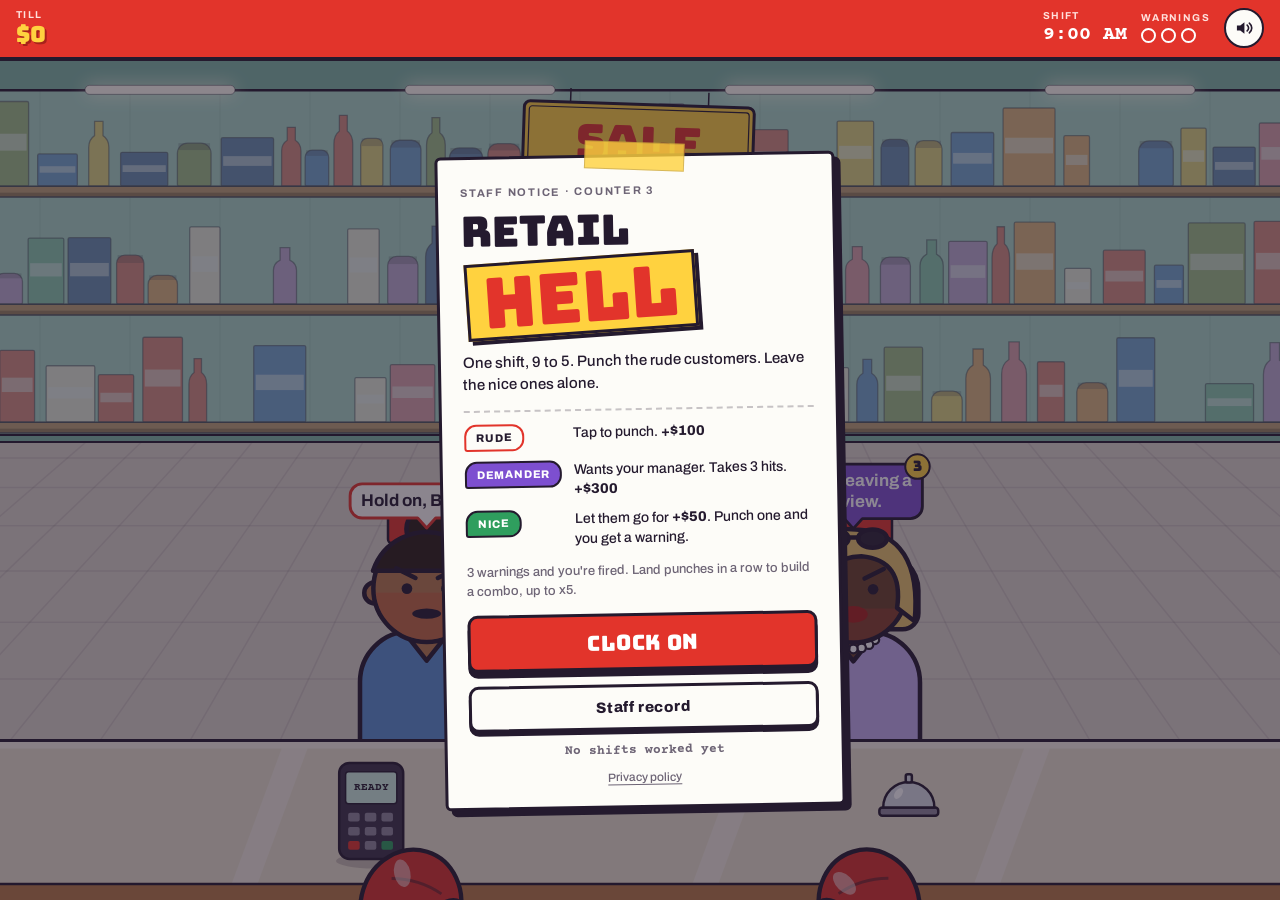
<file: index.html>
<!doctype html>
<html lang="en-AU">
<head>
<meta charset="utf-8">
<meta name="viewport" content="width=device-width, initial-scale=1, viewport-fit=cover">
<title>Retail Hell</title>
<meta name="description" content="Punch the rude customers, leave the nice ones alone, and survive a 9-to-5 retail shift.">
<meta name="theme-color" content="#e2342b">
<link rel="manifest" href="manifest.webmanifest">
<link rel="icon" type="image/png" sizes="192x192" href="icon-192.png">
<link rel="apple-touch-icon" href="icon-192.png">
<style>
@font-face{font-family:"Bungee";src:url([data-uri]) format("woff2");font-weight:400;font-style:normal;font-display:block}
@font-face{font-family:"Archivo";src:url([data-uri]) format("woff2");font-weight:500;font-style:normal;font-display:block}
@font-face{font-family:"Archivo";src:url([data-uri]) format("woff2");font-weight:700;font-style:normal;font-display:block}
@font-face{font-family:"Archivo";src:url([data-uri]) format("woff2");font-weight:800;font-style:normal;font-display:block}
@font-face{font-family:"Courier Prime";src:url([data-uri]) format("woff2");font-weight:400;font-style:normal;font-display:block}
@font-face{font-family:"Courier Prime";src:url([data-uri]) format("woff2");font-weight:700;font-style:normal;font-display:block}

:root{padding-top:env(safe-area-inset-top,0px);padding-bottom:env(safe-area-inset-bottom,0px)}
[hidden]{display:none!important}
body{font-size:14px}
img{max-width:100%}
.legal{margin:0;text-align:center;font:500 12px/1 var(--f-body)}
.legal a{color:var(--muted);text-underline-offset:3px}
@media (max-height:760px){
  .overlay{padding-block:14px}
  .notice{gap:10px;padding:22px 18px 18px}
  .title .t1{font-size:28px}
  .title .t2{font-size:46px}
  .lede{font-size:14px}
  .rules{gap:8px 10px;padding-top:10px}
  .rules .txt{font-size:13px;line-height:1.35}
  .fine{font-size:12px}
  .btn{padding:13px 18px 11px;font-size:19px}
  .receipt{line-height:1.35;padding-top:16px}
  .r-rule{margin:9px 0}
  .barcode{height:38px;margin:10px 0 4px}
  .printer{gap:14px}
}

/* Layout: one-screen game. Red shop-fascia HUD on top, canvas shop floor seen from behind the counter, paper overlays (staff notice, till receipt). Single committed look, no dark variant. */
:root{
  --ink:#241a2e;
  --paper:#fdfcf8;
  --sale:#e2342b;
  --sale-deep:#a8221b;
  --tag:#ffd23f;
  --nice:#2f9e5e;
  --boss:#7d4fd0;
  --muted:#6d6475;
  --f-display:"Bungee","Arial Black",Impact,sans-serif;
  --f-body:"Archivo","Helvetica Neue",Arial,sans-serif;
  --f-mono:"Courier Prime","Courier New",ui-monospace,monospace;
  color-scheme:light;
}
html{box-sizing:border-box;height:100%}
*,*::before,*::after{box-sizing:inherit}
body{height:100%;overflow:hidden;margin:0;background:linear-gradient(var(--sale) 50%,var(--ink) 50%);color:var(--ink);font-family:var(--f-body);overscroll-behavior:none;-webkit-tap-highlight-color:transparent;-webkit-user-select:none;user-select:none}
#app{height:100%;display:flex;flex-direction:column}

/* HUD: the shop fascia */
.hud{flex:none;display:flex;align-items:center;gap:14px;background:var(--sale);color:#fff;border-bottom:4px solid var(--ink);padding-block:8px 9px;padding-left:max(16px, env(safe-area-inset-left, 0px));padding-right:max(16px, env(safe-area-inset-right, 0px))}
.hud-cell{display:flex;flex-direction:column;gap:3px;min-width:0}
.hud-cell.till{flex:1 1 auto}
.lbl{font:700 10px/1 var(--f-body);letter-spacing:.14em;text-transform:uppercase;color:#ffe1dd}
.val{font:400 22px/1.05 var(--f-display);color:var(--tag);font-variant-numeric:tabular-nums;white-space:nowrap;text-shadow:2px 2px 0 var(--sale-deep)}
.clock .val{font:700 20px/1.1 var(--f-mono);color:#fff;text-shadow:none}
.clock.closing .val{color:var(--tag);animation:blink 1s steps(2,start) infinite}
@keyframes blink{50%{opacity:.35}}
.pips{display:flex;gap:5px;padding-top:2px}
.pips i{display:block;width:15px;height:15px;border-radius:50%;border:2px solid #fff}
.pips i.on{background:var(--tag);border-color:var(--ink);box-shadow:0 0 0 2px #fff}
.mute{flex:none;width:40px;height:40px;border-radius:50%;border:2px solid var(--ink);background:var(--paper);color:var(--ink);display:grid;place-items:center;cursor:pointer;padding:0}
.mute .slash{display:none}
.mute.is-muted .slash{display:inline}
.mute.is-muted .waves{display:none}
.mute:focus-visible,.btn:focus-visible{outline:3px solid var(--tag);outline-offset:3px}

/* Stage */
.stage{position:relative;flex:1 1 auto;min-height:0;overflow:hidden;background:var(--ink)}
#cv{position:absolute;inset:0;width:100%;height:100%;display:block;touch-action:none;cursor:pointer}
.combo{position:absolute;z-index:2;top:12px;left:max(16px, env(safe-area-inset-left, 0px));font:400 26px/1 var(--f-display);color:var(--tag);transform:rotate(-5deg);pointer-events:none;
  text-shadow:2px 2px 0 var(--ink),-1.5px -1.5px 0 var(--ink),1.5px -1.5px 0 var(--ink),-1.5px 1.5px 0 var(--ink),1.5px 1.5px 0 var(--ink)}
.combo small{font-size:.55em;letter-spacing:.06em}
.combo.pop{animation:pop .28s ease-out}
@keyframes pop{0%{transform:rotate(-5deg) scale(1.55)}100%{transform:rotate(-5deg) scale(1)}}

/* Overlays */
.overlay{position:absolute;inset:0;z-index:5;display:flex;flex-direction:column;align-items:center;overflow-y:auto;background:rgba(36,26,46,.52);padding-block:22px;padding-left:max(16px, env(safe-area-inset-left, 0px));padding-right:max(16px, env(safe-area-inset-right, 0px))}
.overlay>*{margin-block:auto}

/* Start: the staff notice */
.notice{position:relative;width:min(400px,100%);background:var(--paper);border:3px solid var(--ink);border-radius:6px;padding:28px 22px 22px;box-shadow:6px 6px 0 var(--ink);transform:rotate(-1deg);display:flex;flex-direction:column;gap:14px}
.notice::before{content:"";position:absolute;top:-15px;left:50%;width:100px;height:28px;transform:translateX(-50%) rotate(3deg);background:rgba(255,210,63,.8);border:1px solid rgba(36,26,46,.18)}
.eyebrow{margin:0;font:700 11px/1 var(--f-body);letter-spacing:.16em;text-transform:uppercase;color:var(--muted)}
.title{margin:0;font-family:var(--f-display);font-weight:400;line-height:.95;display:flex;flex-direction:column;align-items:flex-start;gap:6px}
.title .t1{font-size:clamp(30px,9vw,42px);color:var(--ink)}
.title .t2{font-size:clamp(46px,15vw,70px);color:var(--sale);background:var(--tag);padding:4px 14px 0;border:3px solid var(--ink);transform:rotate(-3deg);box-shadow:4px 4px 0 var(--ink);margin-left:4px}
.lede{margin:4px 0 0;font:500 15px/1.45 var(--f-body);text-wrap:pretty}
.rules{list-style:none;margin:0;padding:12px 0 0;border-top:2px dashed rgba(36,26,46,.25);display:grid;grid-template-columns:max-content 1fr;gap:10px 12px;align-items:start}
.rules li{display:contents}
.rules .txt{font:500 14px/1.4 var(--f-body)}
.rules b{font-weight:800}
.chip{justify-self:start;font:800 11px/1 var(--f-body);letter-spacing:.07em;text-transform:uppercase;padding:6px 10px;border:2px solid var(--ink);border-radius:12px 12px 12px 3px;white-space:nowrap}
.chip-rude{background:var(--paper);border-color:var(--sale);color:var(--ink)}
.chip-boss{background:var(--boss);color:#fff}
.chip-nice{background:var(--nice);color:#fff}
.fine{margin:0;font:500 13px/1.45 var(--f-body);color:var(--muted)}
.btn{font:400 21px/1 var(--f-display);letter-spacing:.02em;color:#fff;background:var(--sale);border:3px solid var(--ink);border-radius:10px;padding:16px 22px 14px;box-shadow:0 6px 0 var(--ink);cursor:pointer;transition:transform .08s,box-shadow .08s;width:100%}
.btn:active{transform:translateY(4px);box-shadow:0 2px 0 var(--ink)}
.best{margin:0;text-align:center;font:700 13px/1 var(--f-mono);color:var(--muted)}
.btn-2{font:800 15px/1 var(--f-body);letter-spacing:.04em;color:var(--ink);background:var(--paper);border:3px solid var(--ink);border-radius:10px;padding:13px 18px 12px;box-shadow:0 4px 0 var(--ink);cursor:pointer;width:100%;transition:transform .08s,box-shadow .08s}
.btn-2:active{transform:translateY(3px);box-shadow:0 1px 0 var(--ink)}
.btn-2:focus-visible{outline:3px solid var(--tag);outline-offset:3px}

/* Staff record: the employee file */
.file{position:relative;width:min(400px,100%);background:#f3ead2;border:3px solid var(--ink);border-radius:4px 14px 4px 4px;padding:22px 20px 20px;box-shadow:6px 6px 0 var(--ink);transform:rotate(.6deg);display:flex;flex-direction:column;gap:14px}
.file::before{content:"STAFF FILE";position:absolute;top:-17px;left:18px;font:800 10px/1 var(--f-body);letter-spacing:.16em;background:#f3ead2;border:3px solid var(--ink);border-bottom:0;border-radius:8px 8px 0 0;padding:6px 12px 5px}
.f-head{display:flex;justify-content:space-between;align-items:flex-start;gap:12px}
.f-title{margin:0;font:400 28px/1 var(--f-display);color:var(--ink)}
.f-id{font:700 12px/1.35 var(--f-mono);color:var(--muted);text-align:right}
.rank{align-self:flex-start;font:800 12px/1 var(--f-body);letter-spacing:.08em;text-transform:uppercase;background:var(--tag);border:2px solid var(--ink);padding:7px 10px 6px;transform:rotate(-2deg)}
.tiles{display:grid;grid-template-columns:1fr 1fr;gap:8px}
.tile{background:var(--paper);border:2px solid var(--ink);border-radius:6px;padding:9px 10px 8px;display:flex;flex-direction:column;gap:4px;min-width:0}
.tile .k{font:700 10px/1.1 var(--f-body);letter-spacing:.1em;text-transform:uppercase;color:var(--muted)}
.tile .v{font:400 21px/1.05 var(--f-display);color:var(--ink);font-variant-numeric:tabular-nums;white-space:nowrap;overflow:hidden;text-overflow:ellipsis}
.tile.hot .v{color:var(--sale)}
.f-sec{margin:2px 0 0;font:800 11px/1 var(--f-body);letter-spacing:.14em;text-transform:uppercase;color:var(--ink);border-top:2px dashed rgba(36,26,46,.3);padding-top:14px}
.f-list{list-style:none;margin:0;padding:0;display:flex;flex-direction:column;gap:6px;font:400 13.5px/1.35 var(--f-mono)}
.f-list li{display:grid;grid-template-columns:minmax(0,1fr) auto;gap:10px;font-variant-numeric:tabular-nums}
.f-list .tag{font:800 10px/1 var(--f-body);letter-spacing:.06em;text-transform:uppercase;padding:3px 6px 2px;border:1.5px solid currentColor;border-radius:3px;margin-left:6px;vertical-align:1px}
.f-list .tag.fired{color:var(--sale)}
.f-list .tag.done{color:var(--nice)}
#recordBody{display:flex;flex-direction:column;gap:12px}
.f-empty{margin:0;font:500 14px/1.45 var(--f-body);color:var(--muted)}
.f-btns{display:flex;flex-direction:column;gap:10px}
.btn-link{background:none;border:0;padding:4px;font:700 13px/1 var(--f-body);color:var(--muted);text-decoration:underline;text-underline-offset:3px;cursor:pointer;align-self:center}

/* End: the till receipt */
.printer{width:min(360px,100%);display:flex;flex-direction:column;gap:18px}
.mouth{position:relative;z-index:2;height:16px;margin:0 -10px -12px;background:var(--ink);border-radius:8px;box-shadow:inset 0 -4px 0 #3c3049}
.feed.printing{animation:print 1.1s steps(16,end) both}
@keyframes print{from{clip-path:inset(0 0 100% 0)}to{clip-path:inset(0 0 0 0)}}
.receipt{--z:7px;background:var(--paper);color:var(--ink);font:400 13.5px/1.45 var(--f-mono);padding:22px 18px calc(var(--z) + 18px);
  -webkit-mask:conic-gradient(from -45deg at bottom,#0000,#000 1deg 89deg,#0000 90deg) 50%/calc(2*var(--z)) 100%;
  mask:conic-gradient(from -45deg at bottom,#0000,#000 1deg 89deg,#0000 90deg) 50%/calc(2*var(--z)) 100%}
.r-head{text-align:center;display:flex;flex-direction:column;gap:3px}
.r-brand{font:400 21px/1.1 var(--f-display);letter-spacing:.03em}
.r-sub{font-size:12px;color:var(--muted)}
.r-rule{border:0;border-top:2px dashed rgba(36,26,46,.45);margin:12px 0}
.r-row{display:grid;grid-template-columns:minmax(0,1fr) auto 10ch;gap:8px;font-variant-numeric:tabular-nums}
.r-row .q{text-align:right;color:var(--muted)}
.r-row .a{text-align:right}
.r-cols{font-size:11px;letter-spacing:.12em;text-transform:uppercase;color:var(--muted);margin-bottom:4px}
.r-total{font-weight:700;font-size:18px;margin-top:2px}
.r-sm{font-size:12.5px}
.r-status{text-align:center;font-weight:700;letter-spacing:.08em;text-transform:uppercase;border:2px solid var(--ink);padding:7px 6px 6px;margin:16px 6px 10px;transform:rotate(-2deg)}
.r-status.fired{color:var(--sale);border-color:var(--sale)}
.r-best{text-align:center;font-weight:700}
.barcode{display:flex;justify-content:center;height:46px;margin:14px 0 4px}
.barcode span{display:block;background:var(--ink)}
.r-foot{text-align:center;font-size:12px;line-height:1.5}

@media (max-width:370px){
  .hud{gap:10px}
  .val{font-size:19px}
  .clock .val{font-size:17px}
  .receipt{font-size:12.5px;padding-left:14px;padding-right:14px}
}
@media (prefers-reduced-motion:reduce){
  .feed.printing,.combo.pop,.clock.closing .val{animation:none}
}
</style>
</head>
<body><div id="app">
  <header class="hud" id="hud">
    <div class="hud-cell till"><span class="lbl">Till</span><span class="val" id="score">$0</span></div>
    <div class="hud-cell clock" id="clockCell"><span class="lbl">Shift</span><span class="val" id="clock">9:00 AM</span></div>
    <div class="hud-cell"><span class="lbl">Warnings</span><span class="pips" id="pips"><i></i><i></i><i></i></span></div>
    <button class="mute" id="mute" type="button" aria-pressed="false" aria-label="Turn sound off">
      <svg viewBox="0 0 24 24" width="20" height="20" aria-hidden="true"><path d="M3.5 9h4l5-4v14l-5-4h-4z" fill="currentColor"/><path class="waves" d="M15.8 8.6c1.1 1 1.7 2.1 1.7 3.4s-.6 2.4-1.7 3.4M18.4 6.2c1.9 1.6 2.9 3.6 2.9 5.8s-1 4.2-2.9 5.8" fill="none" stroke="currentColor" stroke-width="2" stroke-linecap="round"/><path class="slash" d="M16 9.2l5 5.6m0-5.6l-5 5.6" fill="none" stroke="currentColor" stroke-width="2.2" stroke-linecap="round"/></svg>
    </button>
  </header>

  <main class="stage" id="stage">
    <canvas id="cv" aria-label="Shop counter with customers. Tap rude customers to punch them."></canvas>
    <div class="combo" id="combo" hidden></div>

    <section class="overlay" id="startScreen">
      <div class="notice">
        <p class="eyebrow">Staff notice · Counter 3</p>
        <h1 class="title"><span class="t1">Retail</span><span class="t2">Hell</span></h1>
        <p class="lede">One shift, 9 to 5. Punch the rude customers. Leave the nice ones alone.</p>
        <ul class="rules">
          <li><span class="chip chip-rude">Rude</span><span class="txt">Tap to punch. <b>+$100</b></span></li>
          <li><span class="chip chip-boss">Demander</span><span class="txt">Wants your manager. Takes 3 hits. <b>+$300</b></span></li>
          <li><span class="chip chip-nice">Nice</span><span class="txt">Let them go for <b>+$50</b>. Punch one and you get a warning.</span></li>
        </ul>
        <p class="fine">3 warnings and you're fired. Land punches in a row to build a combo, up to x5.</p>
        <button class="btn" id="startBtn" type="button">Clock on</button>
        <button class="btn-2" id="recordBtn" type="button">Staff record</button>
        <p class="best" id="bestStart">No shifts worked yet</p>
        <p class="legal"><a href="privacy.html">Privacy policy</a></p>
      </div>
    </section>

    <section class="overlay" id="endScreen" hidden>
      <div class="printer">
        <div>
          <div class="mouth"></div>
          <div class="feed" id="feed"><div class="receipt" id="receipt"></div></div>
        </div>
        <button class="btn" id="againBtn" type="button">Clock on again</button>
        <button class="btn-2" id="recordBtn2" type="button">Staff record</button>
      </div>
    </section>

    <section class="overlay" id="recordScreen" hidden aria-labelledby="recordTitle">
      <div class="file">
        <div class="f-head">
          <h2 class="f-title" id="recordTitle">Staff record</h2>
          <div class="f-id">Counter 3<br>Floor staff</div>
        </div>
        <div class="rank" id="recordRank">Trainee</div>
        <div id="recordBody"></div>
        <div class="f-btns">
          <button class="btn" id="recordPlay" type="button">Clock on</button>
          <button class="btn-2" id="recordBack" type="button">Back</button>
        </div>
        <button class="btn-link" id="recordReset" type="button">Reset my record</button>
      </div>
    </section>
  </main>
</div>

<script>
(() => {
'use strict';
const $ = id => document.getElementById(id);
const cv = $('cv'), ctx = cv.getContext('2d'), stage = $('stage'), hud = $('hud');
const elScore = $('score'), elClock = $('clock'), elClockCell = $('clockCell'), elCombo = $('combo');
const elPips = Array.from(document.querySelectorAll('#pips i'));
const startScreen = $('startScreen'), endScreen = $('endScreen'), receiptEl = $('receipt'), feedEl = $('feed');
const muteBtn = $('mute'), bestStart = $('bestStart');
const reduceMotion = !!(window.matchMedia && matchMedia('(prefers-reduced-motion: reduce)').matches);

const C = {
  ink:'#241a2e', paper:'#fdfcf8', sale:'#e2342b', tag:'#ffd23f', nice:'#2f9e5e', boss:'#7d4fd0', muted:'#6d6475',
  wall:'#a9d8c8', wallDeep:'#7fb8a6', shelf:'#c98b53', shelfDeep:'#8f5a2e', floor:'#ddd5cc',
  bench:'#ece2cf', benchHi:'#f8f2e6', wood:'#b87a45', glove:'#d8312a', gloveDeep:'#a41f1a', term:'#3a3047', screen:'#cdeee0'
};
const FONT_BODY = 'Archivo, "Helvetica Neue", Arial, sans-serif';
const FONT_DISP = 'Bungee, "Arial Black", Impact, sans-serif';
const FONT_MONO = '"Courier Prime", "Courier New", monospace';
const TAU = Math.PI * 2;

const LINES = {
  rude: ["Do you work here?","It's cheaper online.","Can you check out the back?","I don't have the receipt.","The sign said 50% off!","Just scan it again.","Can I get a discount?","Why is only one till open?","I was here first!","Is this all you have?","I wore it once. Refund?","Can you price match?","I know the owner.","It's not like you're busy.","*clicks fingers*","Hurry up, I'm double parked.","I'll pay in five-cent coins."],
  phone: ["Hang on, I'm on the phone.","Yeah no, I'm at the shops...","Hold on, Brenda.","*keeps talking on phone*"],
  boss: ["I want to speak to your MANAGER.","Do you know who I am?","I'll be leaving a review.","I've shopped here 20 years.","Get me someone more senior.","This is UNACCEPTABLE."],
  nice: ["No rush, take your time!","Cheers, have a good one!","Here's my receipt.","Love your work!","Thanks for your help!","All good, I'll wait.","Busy day? Hang in there!"]
};
const WORDS = ['POW!','BAM!','WHAM!','BONK!','THWACK!','KAPOW!','SMACK!'];
const SKINS = ['#f6d5b8','#eec09a','#d9a074','#b97a4b','#8d5a36','#6b4128'];
const SHIRTS = ['#5b8fd1','#f2a65a','#7cc4a4','#e86a5c','#4a6fa5','#ee8a9a','#9bb36b','#f4d35e','#6f5b8a'];
const PANTS = ['#3b3f58','#5a4a3a','#2f4f6f','#6b6b6b','#4a3b5c'];
const HAIRC = ['#2b1d16','#5a3a22','#8a5a2b','#d9b25f','#3b3b3b','#b8b2a7','#a8452f'];

const SHIFT = 60000, RISE = 190, LEAVE = 230, HITDUR = 230, GLOVE_T = 270;
const KEY_BEST = 'register-rage-best', KEY_MUTE = 'register-rage-muted', KEY_CAREER = 'retail-hell-career';

const clamp = (v,a,b) => Math.max(a, Math.min(b, v));
const lerp = (a,b,t) => a + (b - a) * t;
const rand = (a,b) => a + Math.random() * (b - a);
const pick = a => a[(Math.random() * a.length) | 0];
const easeOut = t => 1 - Math.pow(1 - t, 3);
const easeIn = t => t * t * t;
const easeInOut = t => t < .5 ? 4*t*t*t : 1 - Math.pow(-2*t + 2, 3) / 2;
const easeBack = t => { const c1 = 1.70158, c3 = c1 + 1; return 1 + c3*Math.pow(t-1,3) + c1*Math.pow(t-1,2); };

const store = {
  get(k, d){ try { const v = localStorage.getItem(k); return v == null ? d : v; } catch(e){ return d; } },
  set(k, v){ try { localStorage.setItem(k, v); } catch(e){} }
};

function moneyShort(v){ return (v < 0 ? '-$' : '$') + Math.abs(Math.round(v)).toLocaleString('en-AU'); }
function money(v){ return (v < 0 ? '-$' : '$') + Math.abs(v).toLocaleString('en-AU', {minimumFractionDigits:2, maximumFractionDigits:2}); }
function clockStr(ms){
  const m = 9*60 + Math.floor(clamp(ms, 0, SHIFT) / SHIFT * 480);
  const h = Math.floor(m / 60), mm = m % 60;
  let h12 = h % 12; if (h12 === 0) h12 = 12;
  return h12 + ':' + String(mm).padStart(2, '0') + ' ' + (h >= 12 ? 'PM' : 'AM');
}
function shade(hex, amt){
  const n = parseInt(hex.slice(1), 16);
  const f = v => Math.round(clamp(v * (1 + amt), 0, 255));
  return 'rgb(' + f(n >> 16) + ',' + f((n >> 8) & 255) + ',' + f(n & 255) + ')';
}
function rr(g, x, y, w, h, r){
  let tl, tr, br, bl;
  if (Array.isArray(r)) { tl = r[0]; tr = r[1]; br = r[2]; bl = r[3]; } else { tl = tr = br = bl = r; }
  const m = Math.min(w, h) / 2;
  tl = Math.min(tl, m); tr = Math.min(tr, m); br = Math.min(br, m); bl = Math.min(bl, m);
  g.beginPath();
  g.moveTo(x + tl, y);
  g.lineTo(x + w - tr, y); g.arcTo(x + w, y, x + w, y + tr, tr);
  g.lineTo(x + w, y + h - br); g.arcTo(x + w, y + h, x + w - br, y + h, br);
  g.lineTo(x + bl, y + h); g.arcTo(x, y + h, x, y + h - bl, bl);
  g.lineTo(x, y + tl); g.arcTo(x, y, x + tl, y, tl);
  g.closePath();
}
function starPath(g, x, y, r1, r2, n, rot){
  g.beginPath();
  for (let i = 0; i < n * 2; i++) {
    const r = i % 2 ? r2 : r1, a = rot + i / (n * 2) * TAU - Math.PI / 2;
    const px = x + Math.cos(a) * r, py = y + Math.sin(a) * r;
    if (i) g.lineTo(px, py); else g.moveTo(px, py);
  }
  g.closePath();
}

/* ---------- Sound ---------- */
const SFX = {
  ac:null, out:null, nb:null, muted:false,
  init(){
    try {
      if (!this.ac) {
        const AC = window.AudioContext || window.webkitAudioContext; if (!AC) return;
        this.ac = new AC();
        this.out = this.ac.createGain(); this.out.gain.value = this.muted ? 0 : 0.55; this.out.connect(this.ac.destination);
        const n = Math.floor(this.ac.sampleRate * 0.6), b = this.ac.createBuffer(1, n, this.ac.sampleRate), d = b.getChannelData(0);
        for (let i = 0; i < n; i++) d[i] = Math.random() * 2 - 1;
        this.nb = b;
      }
      if (this.ac.state === 'suspended') this.ac.resume();
    } catch(e){ this.ac = null; }
  },
  setMuted(m){ this.muted = m; try { if (this.out) this.out.gain.setTargetAtTime(m ? 0 : 0.55, this.ac.currentTime, 0.02); } catch(e){} },
  ok(){ return !!this.ac && !this.muted; },
  tone(f0, f1, dur, type, vol, delay){
    if (!this.ok()) return;
    try {
      const t = this.ac.currentTime + (delay || 0);
      const o = this.ac.createOscillator(), g = this.ac.createGain();
      o.type = type; o.frequency.setValueAtTime(f0, t);
      if (f1 !== f0) o.frequency.exponentialRampToValueAtTime(Math.max(1, f1), t + dur);
      g.gain.setValueAtTime(0.0001, t); g.gain.exponentialRampToValueAtTime(vol, t + 0.008); g.gain.exponentialRampToValueAtTime(0.0001, t + dur);
      o.connect(g); g.connect(this.out); o.start(t); o.stop(t + dur + 0.03);
    } catch(e){}
  },
  noise(dur, freq, vol, type, delay, f1){
    if (!this.ok()) return;
    try {
      const t = this.ac.currentTime + (delay || 0);
      const s = this.ac.createBufferSource(); s.buffer = this.nb;
      const f = this.ac.createBiquadFilter(); f.type = type || 'lowpass'; f.frequency.setValueAtTime(freq, t);
      if (f1) f.frequency.exponentialRampToValueAtTime(f1, t + dur);
      const g = this.ac.createGain(); g.gain.setValueAtTime(0.0001, t); g.gain.exponentialRampToValueAtTime(vol, t + 0.005); g.gain.exponentialRampToValueAtTime(0.0001, t + dur);
      s.connect(f); f.connect(g); g.connect(this.out); s.start(t); s.stop(t + dur + 0.03);
    } catch(e){}
  },
  punch(){ this.tone(170, 48, 0.2, 'sine', 0.9); this.noise(0.09, 2200, 0.5, 'lowpass'); },
  ko(){ this.punch(); this.tone(1318, 1318, 0.09, 'triangle', 0.2, 0.06); this.tone(1760, 1760, 0.24, 'triangle', 0.2, 0.13); },
  whiff(){ this.noise(0.16, 600, 0.22, 'bandpass', 0, 2400); },
  warn(){ this.tone(150, 150, 0.38, 'square', 0.16); this.tone(112, 112, 0.38, 'square', 0.14, 0.02); },
  serve(){ this.tone(784, 784, 0.07, 'triangle', 0.14); this.tone(1175, 1175, 0.12, 'triangle', 0.14, 0.07); },
  ding(){ this.tone(1568, 1568, 0.6, 'sine', 0.28); this.tone(3136, 3136, 0.25, 'sine', 0.07); },
  print(){ for (let i = 0; i < 15; i++) this.noise(0.03, 3200, 0.1, 'highpass', i * 0.07); }
};

/* ---------- State ---------- */
const bg = document.createElement('canvas'), bgx = bg.getContext('2d');
let W = 0, H = 0, dpr = 1, L = {}, slots = [];
let mode = 'attract';
let customers = [], bursts = [], floats = [], parts = [], stamps = [], events = [];
let nextId = 1, now = 0, elapsed = 0, spawnT = 0, attractT = 900;
let score = 0, warnings = 0, streak = 0, maxMult = 1, shownMult = 1, endReason = '', endClock = '';
let stats = {}, lastTxn = 'READY';
let shakeT = 0, shakeDur = 1, shakeMag = 0, flashA = 0;
const lastLine = {};
const gloves = [{side:-1, t:-1, tx:0, ty:0}, {side:1, t:-1, tx:0, ty:0}];
const hudCache = {};
let muted = store.get(KEY_MUTE, '0') === '1';

function resetStats(){ stats = {rudeKO:0, rudePts:0, bossKO:0, bossPts:0, niceServed:0, nicePts:0, nicePunched:0, escaped:0, punches:0, hits:0}; }
resetStats();

/* ---------- Layout ---------- */
function resize(){
  const r = stage.getBoundingClientRect();
  W = Math.max(240, Math.round(r.width)); H = Math.max(240, Math.round(r.height));
  dpr = Math.min(window.devicePixelRatio || 1, 2);
  cv.width = Math.round(W * dpr); cv.height = Math.round(H * dpr);
  layout(); buildBg();
}
function layout(){
  const cs = getComputedStyle(hud);
  const inset = Math.max(16, parseFloat(cs.paddingLeft) || 16, parseFloat(cs.paddingRight) || 16);
  const playW = Math.min(W - inset * 2, 640);
  const x0 = (W - playW) / 2;
  const counterH = clamp(H * 0.19, 76, 170);
  const counterTop = H - counterH;
  const slotW = playW / 3;
  const r = Math.max(15, Math.min(slotW * 0.25, H * 0.066, 56));
  const backScale = 0.74;
  const backBase = counterTop - r * 4.5;
  const floorTop = backBase - r * 1.1;
  const ceilH = clamp(H * 0.035, 18, 34);
  const gR = clamp(W * 0.1, 34, 58);
  L = {inset, playW, x0, counterH, counterTop, slotW, r, backScale, backBase, floorTop, ceilH, gR};
  slots = [
    {x:x0 + slotW * 0.5, base:counterTop, scale:1, row:0},
    {x:x0 + slotW * 1.5, base:counterTop, scale:1, row:0},
    {x:x0 + slotW * 2.5, base:counterTop, scale:1, row:0},
    {x:x0 + playW / 3, base:backBase, scale:backScale, row:1},
    {x:x0 + playW * 2 / 3, base:backBase, scale:backScale, row:1}
  ];
}

/* ---------- Static background (wall, shelves, floor) ---------- */
function buildBg(){
  bg.width = cv.width; bg.height = cv.height;
  const g = bgx; g.setTransform(dpr, 0, 0, dpr, 0, 0);
  g.fillStyle = C.wall; g.fillRect(0, 0, W, H);
  g.strokeStyle = 'rgba(36,26,46,.06)'; g.lineWidth = 2;
  for (let x = 40; x < W; x += 90) { g.beginPath(); g.moveTo(x, L.ceilH); g.lineTo(x, L.floorTop); g.stroke(); }

  let seed = 1337; const sr = () => { seed = (seed * 16807) % 2147483647; return (seed - 1) / 2147483646; };
  const sp = clamp(L.r * 2.5, 58, 118), ph = Math.max(6, L.r * 0.2), k = L.r / 30;
  const PROD = ['#f2a65a','#5b8fd1','#e86a5c','#f4d35e','#7cc4a4','#c79ad6','#fff3e0','#4a6fa5','#ee8a9a','#9bb36b'];
  for (let y = L.floorTop - ph - 9; y - sp * 0.55 > L.ceilH + 24; y -= sp) {
    let x = -sr() * 20;
    const maxH = Math.max(10, Math.min(sp - ph - 12, 52 * k));
    while (x < W) {
      if (sr() < 0.08) { x += 24 * k; continue; }
      const kind = sr(), col = PROD[(sr() * PROD.length) | 0];
      let w, h;
      g.lineWidth = 1.3; g.strokeStyle = 'rgba(36,26,46,.55)'; g.fillStyle = col;
      if (kind < 0.5) {
        w = (14 + sr() * 18) * k; h = Math.min((18 + sr() * 30) * k, maxH);
        rr(g, x, y - h, w, h, 1.5); g.fill(); g.stroke();
        g.fillStyle = 'rgba(255,255,255,.55)'; g.fillRect(x + 2, y - h * 0.62, Math.max(1, w - 4), h * 0.2);
      } else if (kind < 0.8) {
        w = (12 + sr() * 8) * k; h = Math.min((16 + sr() * 12) * k, maxH);
        rr(g, x, y - h, w, h, [w * 0.3, w * 0.3, 2, 2]); g.fill(); g.stroke();
        g.fillStyle = 'rgba(36,26,46,.25)'; g.fillRect(x + 1, y - h, w - 2, Math.max(3, h * 0.16));
      } else {
        w = (9 + sr() * 5) * k; h = Math.min((26 + sr() * 20) * k, maxH);
        const nw = w * 0.42;
        g.beginPath(); g.moveTo(x, y); g.lineTo(x, y - h * 0.6);
        g.quadraticCurveTo(x, y - h * 0.72, x + (w - nw) / 2, y - h * 0.78);
        g.lineTo(x + (w - nw) / 2, y - h); g.lineTo(x + (w + nw) / 2, y - h); g.lineTo(x + (w + nw) / 2, y - h * 0.78);
        g.quadraticCurveTo(x + w, y - h * 0.72, x + w, y - h * 0.6); g.lineTo(x + w, y); g.closePath(); g.fill(); g.stroke();
      }
      x += w + (2 + sr() * 5) * k;
    }
    g.fillStyle = C.shelf; g.fillRect(0, y, W, ph);
    g.fillStyle = C.shelfDeep; g.fillRect(0, y + ph * 0.6, W, ph * 0.4);
    g.strokeStyle = C.ink; g.lineWidth = 1.5;
    g.beginPath(); g.moveTo(0, y); g.lineTo(W, y); g.moveTo(0, y + ph); g.lineTo(W, y + ph); g.stroke();
  }
  g.fillStyle = 'rgba(169,216,200,.32)'; g.fillRect(0, L.ceilH, W, L.floorTop - L.ceilH);

  // ceiling and fluorescent tubes
  g.fillStyle = C.wallDeep; g.fillRect(0, 0, W, L.ceilH);
  g.strokeStyle = C.ink; g.lineWidth = 2.5; g.beginPath(); g.moveTo(0, L.ceilH); g.lineTo(W, L.ceilH); g.stroke();
  const n = Math.max(2, Math.round(W / 300)), tw = Math.min(150, W / (n + 1));
  for (let i = 0; i < n; i++) {
    const cx = W * (i + 0.5) / n;
    g.save(); g.shadowColor = 'rgba(255,255,236,.95)'; g.shadowBlur = 18; g.fillStyle = '#fffef4';
    rr(g, cx - tw / 2, L.ceilH - 5, tw, 9, 4.5); g.fill(); g.restore();
    g.strokeStyle = 'rgba(36,26,46,.4)'; g.lineWidth = 1; rr(g, cx - tw / 2, L.ceilH - 5, tw, 9, 4.5); g.stroke();
  }

  // floor tiles in perspective
  const ft = L.floorTop, depth = L.counterTop - ft;
  g.fillStyle = C.floor; g.fillRect(0, ft, W, H - ft);
  g.strokeStyle = 'rgba(36,26,46,.09)'; g.lineWidth = 1.5;
  for (let i = 1; i < 7; i++) { const yy = ft + depth * Math.pow(i / 7, 1.5); g.beginPath(); g.moveTo(0, yy); g.lineTo(W, yy); g.stroke(); }
  const vpx = W / 2, vpy = ft - depth * 1.6, tA = (ft - vpy) / (L.counterTop - vpy);
  for (let i = -10; i <= 10; i++) { const xb = W / 2 + i * 90, xa = vpx + (xb - vpx) * tA; g.beginPath(); g.moveTo(xa, ft); g.lineTo(xb, L.counterTop); g.stroke(); }
  g.fillStyle = C.wallDeep; g.fillRect(0, ft - 7, W, 7);
  g.strokeStyle = C.ink; g.lineWidth = 2; g.beginPath(); g.moveTo(0, ft - 7); g.lineTo(W, ft - 7); g.moveTo(0, ft); g.lineTo(W, ft); g.stroke();
}

/* ---------- Customers ---------- */
function makeLook(type){
  if (type === 'boss') return {skin:pick(SKINS), shirt:'#c3aef0', pants:'#4b3f63', style:'bob', hairC:pick(['#e9c46a','#d9a441','#f0d58c']), capC:'#000', stripe:false, pearls:true};
  return {skin:pick(SKINS), shirt:pick(SHIRTS), pants:pick(PANTS), style:pick(['short','short','spiky','bald','cap','bun','long','long']),
          hairC:pick(HAIRC), capC:pick(['#e2342b','#4a6fa5','#2f9e5e','#241a2e','#f2a65a']), stripe:Math.random() < 0.3, pearls:false};
}
function pickLine(type, variant){
  const key = variant === 'phone' ? 'phone' : type;
  const list = LINES[key];
  let l = pick(list), guard = 0;
  while (l === lastLine[key] && guard++ < 6) l = pick(list);
  lastLine[key] = l; return l;
}
function freeSlots(){
  const out = [];
  for (let i = 0; i < slots.length; i++) if (!customers.some(c => c.slot === i && !c.dead)) out.push(i);
  return out;
}
function spawn(slotIdx, type, opts){
  opts = opts || {};
  const p = Math.min(1, elapsed / SHIFT);
  if (!type) {
    const rn = Math.random(), pn = 0.2 + 0.08 * p, pb = p > 0.12 ? 0.11 : 0;
    type = rn < pn ? 'nice' : (rn < pn + pb ? 'boss' : 'rude');
  }
  const variant = type === 'rude' && Math.random() < 0.18 ? 'phone' : null;
  const c = {id:nextId++, type, variant, slot:slotIdx, state:'rising', t:0, upT:0, bubbleT:0, anger:0, pending:0,
             hp:type === 'boss' ? 3 : 1, look:makeLook(type), line:pickLine(type, variant), dead:false, bub:null};
  if (mode === 'play') c.stay = type === 'boss' ? lerp(3600, 2500, p) : type === 'nice' ? lerp(2100, 1500, p) : lerp(2300, 1150, p);
  else c.stay = rand(2600, 4200);
  if (opts.up) { c.state = 'up'; c.bubbleT = 1000; c.upT = rand(0, 600); }
  customers.push(c);
  return c;
}
function vis(c){
  if (c.state === 'rising') return easeOut(Math.min(1, c.t / RISE));
  if (c.state === 'leaving') return 1 - easeIn(Math.min(1, c.t / LEAVE));
  return 1;
}
function custY(c){
  const s = slots[c.slot], R = L.r * s.scale;
  let y = s.base + (1 - vis(c)) * 4.5 * R;
  if (c.state === 'up') {
    const amp = c.type === 'nice' ? 0.025 : 0.035 + 0.05 * c.anger;
    y += Math.sin(now * (c.type === 'nice' ? 0.004 : 0.012) + c.id * 1.7) * R * amp;
  }
  return y;
}
function timeout(c){
  c.state = 'leaving'; c.t = 0;
  if (mode !== 'play') return;
  const s = slots[c.slot], R = L.r * s.scale, y = s.base - 4.3 * R;
  if (c.type === 'nice') {
    score += 50; stats.niceServed++; stats.nicePts += 50; lastTxn = '+$50';
    addFloat(s.x, y, '+$50', C.nice); SFX.serve();
  } else {
    stats.escaped++; streak = 0; setCombo(1);
    addFloat(s.x, y, '★☆☆☆☆', C.muted, 0.9, FONT_BODY);
  }
}
function knockOut(c, hx){
  const s = slots[c.slot], R = L.r * s.scale;
  c.fx = s.x; c.fy = custY(c); c.R = R;
  const dir = (s.x - hx) >= 0 ? 1 : -1;
  c.vx = dir * rand(60, 160) + (s.x - W / 2) * 0.6;
  c.vy = -rand(0.85, 1.15) * H;
  c.rot = 0; c.spin = dir * rand(5, 9);
  c.state = 'flying'; c.t = 0; c.slot = -1; c.bub = null;
}

/* ---------- Effects ---------- */
function schedule(ms, fn){ events.push({at:now + ms, fn}); }
function addFloat(x, y, text, color, scale, font){ floats.push({x, y, text, color, t:0, life:900, size:clamp(L.r * 0.55, 15, 26) * (scale || 1), font:font || FONT_DISP}); }
function addBurst(x, y, word, R, bad){ bursts.push({x, y, word, R:Math.max(22, R), bad, t:0, life:420, rot:rand(-0.25, 0.25)}); }
function addStars(x, y, R, n){
  for (let i = 0; i < n; i++) {
    const a = rand(0, TAU), sp = rand(160, 320);
    parts.push({x, y, vx:Math.cos(a) * sp, vy:Math.sin(a) * sp - 120, rot:rand(0, TAU), spin:rand(-8, 8), t:0, life:rand(450, 700), size:Math.max(5, R * rand(0.14, 0.22))});
  }
}
function stamp(text, color){ stamps = [{text, color, t:0, life:1150}]; }
function shake(mag, dur){
  if (reduceMotion) mag *= 0.25;
  const cur = shakeT > 0 ? shakeMag * (shakeT / shakeDur) : 0;
  if (mag >= cur) { shakeMag = mag; shakeDur = dur; shakeT = dur; }
}
function setCombo(mult){
  if (mult === shownMult) return;
  const up = mult > shownMult; shownMult = mult;
  if (mult < 2) { elCombo.hidden = true; return; }
  elCombo.innerHTML = 'x' + mult + ' <small>combo</small>';
  elCombo.hidden = false;
  if (up) { elCombo.classList.remove('pop'); void elCombo.offsetWidth; elCombo.classList.add('pop'); }
}
function updatePips(){ elPips.forEach((p, i) => p.classList.toggle('on', i < warnings)); }

/* ---------- Punching ---------- */
function findTarget(px, py){
  const list = customers.filter(c => !c.dead && c.slot >= 0 && (c.state === 'up' || c.state === 'hit' || (c.state === 'rising' && vis(c) > 0.35)));
  const ordered = list.filter(c => slots[c.slot].row === 0).concat(list.filter(c => slots[c.slot].row === 1));
  for (const c of ordered) {
    const b = c.bub;
    if (b && px >= b.x - 4 && px <= b.x + b.w + 4 && py >= b.y - 4 && py <= b.y + b.h + 12) {
      const s = slots[c.slot], R = L.r * s.scale;
      return {c, hx:s.x, hy:custY(c) - 2.85 * R};
    }
  }
  for (const c of ordered) {
    const s = slots[c.slot], R = L.r * s.scale, y = custY(c);
    const clipY = s.row ? L.backBase : L.counterTop;
    const top = y - 4.0 * R - 8, bot = Math.min(clipY + (s.row ? 4 : 10), y + R);
    if (px >= s.x - 1.45 * R - 8 && px <= s.x + 1.45 * R + 8 && py >= top && py <= bot) {
      return {c, hx:clamp(px, s.x - R, s.x + R), hy:clamp(py, y - 3.6 * R, Math.min(clipY, y) - R * 0.3)};
    }
  }
  return null;
}
function launchGlove(tx, ty){
  let g = tx < W / 2 ? gloves[0] : gloves[1];
  const other = g === gloves[0] ? gloves[1] : gloves[0];
  if (g.t >= 0 && g.t < 200 && (other.t < 0 || other.t >= 200)) g = other;
  g.t = 0; g.tx = tx; g.ty = ty;
}
function resolveHit(c, hx, hy){
  c.pending = Math.max(0, c.pending - 1);
  if (c.dead || c.state === 'flying' || c.slot < 0 || mode !== 'play') return;
  stats.hits++;
  const s = slots[c.slot], R = L.r * s.scale;
  if (c.type === 'nice') {
    warnings++; streak = 0; setCombo(1); score -= 200; stats.nicePunched++; lastTxn = '-$200';
    addBurst(hx, hy, 'OOPS!', R, true); addStars(hx, hy, R, 4);
    addFloat(s.x, s.base - 4.4 * R, '-$200', C.sale);
    knockOut(c, hx);
    stamp('WARNING ' + warnings + '/3', C.sale); flashA = Math.max(flashA, 0.32); shake(9, 280);
    SFX.punch(); SFX.warn(); updatePips();
    if (warnings >= 3) endGame('fired');
    return;
  }
  c.hp--; streak++;
  const mult = Math.min(5, 1 + Math.floor(streak / 3));
  if (mult > maxMult) maxMult = mult;
  if (c.hp > 0) {
    const pts = 25 * mult; score += pts; stats.bossPts += pts; lastTxn = '+$' + pts;
    c.state = 'hit'; c.t = 0; c.stay += 350;
    addBurst(hx, hy, 'OOF!', R * 0.8, false);
    addFloat(hx, hy - R * 0.7, '+$' + pts, C.boss, 0.85);
    shake(3, 100); SFX.punch();
  } else {
    const pts = (c.type === 'boss' ? 300 : 100) * mult; score += pts;
    if (c.type === 'boss') { stats.bossKO++; stats.bossPts += pts; } else { stats.rudeKO++; stats.rudePts += pts; }
    lastTxn = '+$' + pts.toLocaleString('en-AU');
    addBurst(hx, hy, pick(WORDS), R, false); addStars(hx, hy, R, 6);
    addFloat(s.x, s.base - 4.4 * R, mult > 1 ? '+$' + pts + ' x' + mult : '+$' + pts, c.type === 'boss' ? C.boss : C.ink);
    knockOut(c, hx); shake(c.type === 'boss' ? 7 : 5, 150);
    SFX.ko();
  }
  setCombo(mult);
}
function whiff(px, py){
  if (mode !== 'play') return;
  streak = 0; setCombo(1);
  addFloat(px, py, 'whiff', C.muted, 0.8, FONT_BODY);
  SFX.whiff();
}
cv.addEventListener('pointerdown', e => {
  if (mode !== 'play') return;
  e.preventDefault();
  SFX.init();
  const rc = cv.getBoundingClientRect(), px = e.clientX - rc.left, py = e.clientY - rc.top;
  stats.punches++;
  const tg = findTarget(px, py);
  if (tg) {
    const c = tg.c; c.pending++;
    launchGlove(tg.hx, tg.hy);
    schedule(65, () => resolveHit(c, tg.hx, tg.hy));
  } else {
    launchGlove(px, py);
    schedule(65, () => whiff(px, py));
  }
}, {passive:false});
cv.addEventListener('contextmenu', e => e.preventDefault());

/* ---------- Game flow ---------- */
function startGame(){
  SFX.init(); SFX.ding();
  resetStats();
  score = 0; warnings = 0; streak = 0; maxMult = 1; elapsed = 0; spawnT = 700; lastTxn = '$0';
  events = []; floats = []; bursts = []; parts = [];
  for (const c of customers) if (c.slot >= 0 && !c.dead && c.state !== 'leaving') { c.state = 'leaving'; c.t = 0; }
  startScreen.hidden = true; endScreen.hidden = true; recordScreen.hidden = true;
  mode = 'play';
  setCombo(1); updatePips();
  stamp('DOORS OPEN', C.nice);
}
function endGame(reason){
  if (mode !== 'play') return;
  mode = 'ending'; endReason = reason; endClock = clockStr(elapsed);
  for (const c of customers) if (!c.dead && c.slot >= 0 && c.state !== 'leaving') { c.state = 'leaving'; c.t = 0; }
  stamp(reason === 'fired' ? "YOU'RE FIRED" : 'SHIFT OVER', reason === 'fired' ? C.sale : C.ink);
  if (reason === 'done') SFX.ding();
  setCombo(1);
  schedule(1500, showReceipt);
}
function barcode(seed){
  let s = (Math.abs(seed | 0) % 2147483646) + 1;
  const r = () => { s = (s * 48271) % 2147483647; return s / 2147483647; };
  let html = '';
  for (let i = 0; i < 44; i++) html += '<span style="width:' + (1 + Math.floor(r() * 3)) + 'px;margin-right:' + (1 + Math.floor(r() * 2)) + 'px"></span>';
  return html;
}
function buildReceipt(isBest, bestVal){
  const d = new Date();
  const date = d.toLocaleDateString('en-AU', {day:'2-digit', month:'2-digit', year:'numeric'});
  const time = d.toLocaleTimeString('en-AU', {hour:'numeric', minute:'2-digit'});
  const docket = String(Math.floor(100000 + Math.random() * 899999));
  const acc = stats.punches ? Math.round(stats.hits / stats.punches * 100) : 0;
  const rows = [
    ['Rude customers decked', stats.rudeKO, stats.rudePts],
    ['Demanders KO’d', stats.bossKO, stats.bossPts],
    ['Nice customers served', stats.niceServed, stats.nicePts],
    ['Nice customers punched', stats.nicePunched, -200 * stats.nicePunched],
    ['1-star reviews', stats.escaped, 0]
  ];
  const gst = score > 0 ? score / 11 : 0;
  const fired = endReason === 'fired';
  return '<div class="r-head"><div class="r-brand">Retail Hell</div>' +
    '<div class="r-sub">Counter 3 · Till 07 · Floor staff</div>' +
    '<div class="r-sub">' + date + ' ' + time + ' · Docket ' + docket + '</div></div>' +
    '<hr class="r-rule">' +
    '<div class="r-row r-cols"><span>Item</span><span class="q">Qty</span><span class="a">Amount</span></div>' +
    rows.map(r => '<div class="r-row"><span>' + r[0] + '</span><span class="q">x' + r[1] + '</span><span class="a">' + money(r[2]) + '</span></div>').join('') +
    '<hr class="r-rule">' +
    '<div class="r-row r-total"><span>TOTAL</span><span></span><span class="a">' + money(score) + '</span></div>' +
    '<div class="r-row r-sm"><span>Incl. GST</span><span></span><span class="a">' + money(gst) + '</span></div>' +
    '<hr class="r-rule">' +
    '<div class="r-row r-sm"><span>Best combo</span><span></span><span class="a">x' + maxMult + '</span></div>' +
    '<div class="r-row r-sm"><span>Punch accuracy</span><span></span><span class="a">' + acc + '%</span></div>' +
    '<div class="r-status' + (fired ? ' fired' : '') + '">' + (fired ? 'Terminated at ' + endClock : 'Shift complete · 5:00 PM') + '</div>' +
    '<div class="r-best">' + (isBest ? 'New best shift!' : 'Best shift ' + money(bestVal)) + '</div>' +
    '<div class="barcode" aria-hidden="true">' + barcode(score * 7 + stats.punches) + '</div>' +
    '<div class="r-foot">' + docket + '</div>' +
    '<div class="r-foot">Thanks for clocking on.<br>No refunds. No exchanges.</div>';
}
/* ---------- Staff record (lifetime stats) ---------- */
function blankCareer(){ return {shifts:0, done:0, fired:0, takings:0, rudeKO:0, bossKO:0, niceServed:0, nicePunched:0, escaped:0, punches:0, hits:0, bestCombo:1, history:[]}; }
function loadCareer(){
  const c = blankCareer();
  try { const v = JSON.parse(store.get(KEY_CAREER, 'null')); if (v && typeof v === 'object') for (const k in c) if (k in v) c[k] = v[k]; } catch(e){}
  if (!Array.isArray(c.history)) c.history = [];
  return c;
}
function saveShift(){
  const c = loadCareer();
  c.shifts++; if (endReason === 'fired') c.fired++; else c.done++;
  c.takings += score;
  for (const k of ['rudeKO','bossKO','niceServed','nicePunched','escaped','punches','hits']) c[k] += stats[k];
  c.bestCombo = Math.max(c.bestCombo, maxMult);
  c.history.unshift({t:Date.now(), s:score, f:endReason === 'fired' ? 1 : 0, at:endClock});
  c.history = c.history.slice(0, 5);
  store.set(KEY_CAREER, JSON.stringify(c));
}
function rankFor(c){
  if (!c.shifts) return 'Trainee · first day';
  const ranks = [[0,'Trainee'],[3,'Casual'],[8,'Part-timer'],[15,'Senior casual'],[25,'Shift supervisor'],[40,'Store manager'],[60,'Area manager']];
  let r = ranks[0][1]; for (const [n, name] of ranks) if (c.done >= n) r = name;
  return r + ' · ' + c.done + ' shift' + (c.done === 1 ? '' : 's') + ' survived';
}
function esc(t){ return String(t).replace(/[&<>"]/g, ch => ({'&':'&amp;','<':'&lt;','>':'&gt;','"':'&quot;'}[ch])); }
function renderRecord(){
  const c = loadCareer(), best = Number(store.get(KEY_BEST, '0')) || 0;
  $('recordRank').textContent = rankFor(c);
  const acc = c.punches ? Math.round(c.hits / c.punches * 100) + '%' : '–';
  const tile = (k, v, hot) => '<div class="tile' + (hot ? ' hot' : '') + '"><span class="k">' + k + '</span><span class="v">' + esc(v) + '</span></div>';
  let html = '<div class="tiles">' +
    tile('Best shift', moneyShort(best), true) + tile('Total takings', moneyShort(c.takings)) +
    tile('Shifts worked', c.shifts) + tile('Times fired', c.fired, c.fired > 0) +
    tile('Rude decked', c.rudeKO) + tile('Demanders KO’d', c.bossKO) +
    tile('Nice served', c.niceServed) + tile('Nice punched', c.nicePunched, c.nicePunched > 0) +
    tile('Best combo', 'x' + c.bestCombo) + tile('Accuracy', acc) +
    '</div><p class="f-sec">Last shifts</p>';
  if (!c.history.length) html += '<p class="f-empty">No shifts on file yet. Clock on to start your record.</p>';
  else html += '<ul class="f-list">' + c.history.map(h => {
    const d = new Date(h.t).toLocaleDateString('en-AU', {day:'2-digit', month:'short'});
    return '<li><span>' + esc(d) + '<span class="tag ' + (h.f ? 'fired">Fired ' + esc(h.at || '') : 'done">Done') + '</span></span><span>' + esc(moneyShort(h.s)) + '</span></li>';
  }).join('') + '</ul>';
  $('recordBody').innerHTML = html;
}
const recordScreen = $('recordScreen');
let recordFrom = null;
function openRecord(from){
  recordFrom = from; renderRecord();
  from.hidden = true; recordScreen.hidden = false; recordScreen.scrollTop = 0;
  try { history.pushState({record:1}, ''); } catch(e){}
  $('recordBack').focus({preventScroll:true});
}
function closeRecord(viaPop){
  if (recordScreen.hidden) return;
  recordScreen.hidden = true;
  if (recordFrom) recordFrom.hidden = false;
  if (!viaPop) { try { if (history.state && history.state.record) history.back(); } catch(e){} }
}
window.addEventListener('popstate', () => closeRecord(true));
$('recordBtn').addEventListener('click', () => { SFX.init(); openRecord(startScreen); });
$('recordBtn2').addEventListener('click', () => { SFX.init(); openRecord(endScreen); });
$('recordBack').addEventListener('click', () => closeRecord(false));
$('recordPlay').addEventListener('click', () => { closeRecord(false); startGame(); });
$('recordReset').addEventListener('click', () => {
  if (!$('recordReset').dataset.armed) { $('recordReset').dataset.armed = '1'; $('recordReset').textContent = 'Tap again to wipe your record'; return; }
  delete $('recordReset').dataset.armed; $('recordReset').textContent = 'Reset my record';
  store.set(KEY_CAREER, JSON.stringify(blankCareer())); store.set(KEY_BEST, '0');
  renderRecord(); renderBest();
});

function showReceipt(){
  saveShift();
  const best = Number(store.get(KEY_BEST, '0')) || 0;
  const isBest = score > best && score > 0;
  if (isBest) store.set(KEY_BEST, String(score));
  receiptEl.innerHTML = buildReceipt(isBest, Math.max(best, score));
  endScreen.hidden = false; endScreen.scrollTop = 0;
  feedEl.classList.remove('printing'); void feedEl.offsetWidth; feedEl.classList.add('printing');
  mode = 'over'; attractT = 1200;
  SFX.print(); renderBest();
}
function renderBest(){
  const best = Number(store.get(KEY_BEST, '0')) || 0;
  bestStart.textContent = best > 0 ? 'Best shift: ' + moneyShort(best) : 'No shifts worked yet';
}
$('startBtn').addEventListener('click', startGame);
$('againBtn').addEventListener('click', startGame);
function renderMute(){
  muteBtn.setAttribute('aria-pressed', String(muted));
  muteBtn.setAttribute('aria-label', muted ? 'Turn sound on' : 'Turn sound off');
  muteBtn.classList.toggle('is-muted', muted);
}
muteBtn.addEventListener('click', () => { muted = !muted; SFX.init(); SFX.setMuted(muted); store.set(KEY_MUTE, muted ? '1' : '0'); renderMute(); });
SFX.muted = muted; renderMute(); renderBest();

/* ---------- Update ---------- */
function update(dt){
  const ds = dt / 1000;
  for (let i = events.length - 1; i >= 0; i--) if (events[i].at <= now) { const e = events[i]; events.splice(i, 1); e.fn(); }

  if (mode === 'play') {
    elapsed += dt;
    if (elapsed >= SHIFT) { elapsed = SHIFT; endGame('done'); }
    else {
      spawnT -= dt;
      if (spawnT <= 0) {
        const free = freeSlots(), p = elapsed / SHIFT;
        if (free.length) {
          const i = pick(free); spawn(i);
          if (p > 0.5 && Math.random() < 0.25 && free.length > 1) spawn(pick(free.filter(f => f !== i)));
          spawnT = lerp(1050, 430, p) * (elapsed > SHIFT - 10000 ? 0.85 : 1) * rand(0.75, 1.25);
        } else spawnT = 120;
      }
    }
  } else if (mode === 'attract' || mode === 'over') {
    attractT -= dt;
    if (attractT <= 0) {
      attractT = rand(700, 1600);
      const active = customers.filter(c => !c.dead && c.slot >= 0).length, free = freeSlots();
      if (active < 3 && free.length) { const rn = Math.random(); spawn(pick(free), rn < 0.3 ? 'nice' : rn < 0.42 ? 'boss' : 'rude'); }
    }
  }

  for (const c of customers) {
    if (c.dead) continue;
    c.t += dt;
    switch (c.state) {
      case 'rising': if (c.t >= RISE) { c.state = 'up'; c.t = 0; c.upT = 0; c.bubbleT = 0; } break;
      case 'up':
        c.upT += dt; c.bubbleT += dt;
        c.anger = c.type === 'nice' ? 0 : Math.min(1, c.upT / c.stay);
        if (c.upT >= c.stay && c.pending === 0) timeout(c);
        break;
      case 'hit': c.bubbleT += dt; if (c.t >= HITDUR) { c.state = 'up'; c.t = 0; } break;
      case 'leaving': if (c.t >= LEAVE) c.dead = true; break;
      case 'flying':
        c.vy += H * 2.3 * ds; c.fx += c.vx * ds; c.fy += c.vy * ds; c.rot += c.spin * ds;
        if (c.t > 1050) c.dead = true;
        break;
    }
  }
  customers = customers.filter(c => !c.dead);

  for (const g of gloves) if (g.t >= 0) { g.t += dt; if (g.t > GLOVE_T) g.t = -1; }
  for (const b of bursts) b.t += dt; bursts = bursts.filter(b => b.t < b.life);
  for (const f of floats) f.t += dt; floats = floats.filter(f => f.t < f.life);
  for (const s of stamps) s.t += dt; stamps = stamps.filter(s => s.t < s.life);
  for (const p of parts) { p.t += dt; p.vy += 600 * ds; p.x += p.vx * ds; p.y += p.vy * ds; p.rot += p.spin * ds; }
  parts = parts.filter(p => p.t < p.life);
  if (shakeT > 0) shakeT = Math.max(0, shakeT - dt);
  if (flashA > 0) flashA = Math.max(0, flashA - dt / 1200);

  const sTxt = moneyShort(score);
  if (hudCache.s !== sTxt) { hudCache.s = sTxt; elScore.textContent = sTxt; }
  const cTxt = clockStr(mode === 'attract' ? 0 : elapsed);
  if (hudCache.c !== cTxt) { hudCache.c = cTxt; elClock.textContent = cTxt; }
  const closing = mode === 'play' && elapsed > SHIFT - 10000;
  if (hudCache.closing !== closing) { hudCache.closing = closing; elClockCell.classList.toggle('closing', closing); }
}

/* ---------- Drawing ---------- */
function drawHair(lk, R, cy, lw){
  ctx.strokeStyle = C.ink; ctx.lineWidth = lw; ctx.fillStyle = lk.hairC;
  const cap = col => { ctx.fillStyle = col; ctx.beginPath(); ctx.arc(0, cy, R * 1.06, Math.PI + 0.32, TAU - 0.32); ctx.closePath(); ctx.fill(); ctx.stroke(); };
  switch (lk.style) {
    case 'short': case 'long': cap(lk.hairC); break;
    case 'bun':
      ctx.beginPath(); ctx.arc(0, cy - R * 1.12, R * 0.38, 0, TAU); ctx.fill(); ctx.stroke(); cap(lk.hairC); break;
    case 'spiky':
      for (const k of [-0.55, -0.1, 0.38]) {
        ctx.beginPath(); ctx.moveTo(k * R - R * 0.26, cy - R * 0.82); ctx.lineTo(k * R + R * 0.06, cy - R * 1.45); ctx.lineTo(k * R + R * 0.32, cy - R * 0.82); ctx.closePath(); ctx.fill(); ctx.stroke();
      }
      cap(lk.hairC); break;
    case 'cap':
      cap(lk.capC);
      ctx.fillStyle = shade(lk.capC, -0.25); ctx.beginPath(); ctx.ellipse(0, cy - R * 0.34, R * 1.22, R * 0.2, 0, 0, TAU); ctx.fill(); ctx.stroke();
      ctx.fillStyle = lk.capC; ctx.beginPath(); ctx.arc(0, cy - R * 1.05, R * 0.1, 0, TAU); ctx.fill(); ctx.stroke(); break;
    case 'bald':
      for (const sx of [-1, 1]) { ctx.beginPath(); ctx.arc(sx * R * 0.9, cy - R * 0.12, R * 0.22, 0, TAU); ctx.fill(); ctx.stroke(); }
      ctx.fillStyle = 'rgba(255,255,255,.45)'; ctx.beginPath(); ctx.ellipse(-R * 0.36, cy - R * 0.6, R * 0.24, R * 0.12, -0.5, 0, TAU); ctx.fill(); break;
    case 'bob':
      ctx.beginPath();
      ctx.moveTo(-R * 1.12, cy + R * 0.55);
      ctx.quadraticCurveTo(-R * 1.3, cy - R * 1.25, R * 0.05, cy - R * 1.12);
      ctx.quadraticCurveTo(R * 1.3, cy - R * 1.05, R * 1.15, cy + R * 0.6);
      ctx.lineTo(R * 0.82, cy + R * 0.35);
      ctx.quadraticCurveTo(R * 0.95, cy - R * 0.55, R * 0.15, cy - R * 0.62);
      ctx.quadraticCurveTo(-R * 0.5, cy - R * 0.6, -R * 0.92, cy + R * 0.1);
      ctx.closePath(); ctx.fill(); ctx.stroke();
      ctx.fillStyle = '#2a2233';
      for (const sx of [-1, 1]) { ctx.beginPath(); ctx.ellipse(sx * R * 0.36, cy - R * 0.95, R * 0.27, R * 0.17, 0, 0, TAU); ctx.fill(); ctx.stroke(); }
      ctx.beginPath(); ctx.moveTo(-R * 0.1, cy - R * 0.97); ctx.lineTo(R * 0.1, cy - R * 0.97); ctx.stroke();
      break;
  }
}
function drawFace(c, R, cy, lw){
  const ko = c.state === 'flying', shocked = !ko && c.state === 'hit';
  ctx.strokeStyle = C.ink; ctx.fillStyle = C.ink; ctx.lineWidth = lw; ctx.lineCap = 'round';
  const ex = R * 0.37, ey = cy;
  for (const sx of [-1, 1]) {
    const x = sx * ex;
    if (ko) {
      const d = R * 0.13;
      ctx.beginPath(); ctx.moveTo(x - d, ey - d); ctx.lineTo(x + d, ey + d); ctx.moveTo(x + d, ey - d); ctx.lineTo(x - d, ey + d); ctx.stroke();
    } else if (shocked) {
      ctx.fillStyle = '#fff'; ctx.beginPath(); ctx.arc(x, ey, R * 0.17, 0, TAU); ctx.fill(); ctx.stroke();
      ctx.fillStyle = C.ink; ctx.beginPath(); ctx.arc(x, ey, R * 0.06, 0, TAU); ctx.fill();
    } else if (c.type === 'nice') {
      ctx.beginPath(); ctx.arc(x, ey + R * 0.06, R * 0.13, Math.PI * 1.1, Math.PI * 1.9); ctx.stroke();
    } else {
      ctx.beginPath(); ctx.arc(x, ey, R * 0.1, 0, TAU); ctx.fill();
    }
    if (!ko) {
      ctx.beginPath();
      if (c.type === 'nice') ctx.arc(x, ey - R * 0.2, R * 0.16, Math.PI * 1.2, Math.PI * 1.8);
      else if (shocked) { ctx.moveTo(x - R * 0.16, ey - R * 0.38); ctx.lineTo(x + R * 0.16, ey - R * 0.4); }
      else { ctx.moveTo(x + sx * R * 0.2, ey - R * 0.38); ctx.lineTo(x - sx * R * 0.16, ey - R * 0.2); }
      ctx.stroke();
    }
  }
  const my = cy + R * 0.47;
  if (ko || shocked) {
    ctx.fillStyle = C.ink; ctx.beginPath(); ctx.ellipse(0, my, R * 0.14, R * 0.18, 0, 0, TAU); ctx.fill();
  } else if (c.type === 'nice') {
    ctx.beginPath(); ctx.arc(0, cy + R * 0.16, R * 0.36, Math.PI * 0.2, Math.PI * 0.8); ctx.stroke();
    ctx.fillStyle = 'rgba(238,138,154,.65)';
    for (const sx of [-1, 1]) { ctx.beginPath(); ctx.arc(sx * R * 0.6, cy + R * 0.3, R * 0.14, 0, TAU); ctx.fill(); }
  } else {
    const open = c.variant === 'phone' ? 0.06 + 0.05 * Math.abs(Math.sin(now * 0.02 + c.id)) : 0.06 + 0.13 * Math.abs(Math.sin(now * 0.017 + c.id));
    ctx.fillStyle = c.type === 'boss' ? '#a8221b' : C.ink;
    ctx.beginPath(); ctx.ellipse(0, my, R * 0.27, R * open, 0, 0, TAU); ctx.fill();
  }
}
function drawPerson(c, R){
  const lk = c.look, lw = Math.max(1.6, R * 0.085), cy = -2.85 * R;
  ctx.lineWidth = lw; ctx.strokeStyle = C.ink; ctx.lineJoin = 'round'; ctx.lineCap = 'round';
  ctx.fillStyle = lk.pants;
  rr(ctx, -R * 0.92, R * 0.55, R * 0.78, R * 1.45, R * 0.28); ctx.fill(); ctx.stroke();
  rr(ctx, R * 0.14, R * 0.55, R * 0.78, R * 1.45, R * 0.28); ctx.fill(); ctx.stroke();
  ctx.fillStyle = lk.hairC;
  if (lk.style === 'long') { rr(ctx, -R * 1.14, cy - R * 0.55, R * 2.28, R * 2.0, [R, R, R * 0.45, R * 0.45]); ctx.fill(); ctx.stroke(); }
  if (lk.style === 'bob') { rr(ctx, -R * 1.22, cy - R * 0.7, R * 2.44, R * 1.45, [R * 1.1, R * 1.1, R * 0.3, R * 0.3]); ctx.fill(); ctx.stroke(); }
  ctx.fillStyle = lk.skin; rr(ctx, -R * 0.3, cy + R * 0.6, R * 0.6, R * 0.75, R * 0.1); ctx.fill(); ctx.stroke();
  rr(ctx, -R * 1.25, -2.05 * R, R * 2.5, R * 2.9, [R * 0.95, R * 0.95, R * 0.35, R * 0.35]);
  ctx.fillStyle = lk.shirt; ctx.fill();
  if (lk.stripe) {
    ctx.save(); ctx.clip(); ctx.fillStyle = 'rgba(255,255,255,.45)';
    for (let y = -1.85 * R; y < R; y += R * 0.42) ctx.fillRect(-R * 1.3, y, R * 2.6, R * 0.17);
    ctx.restore();
  }
  ctx.stroke();
  ctx.fillStyle = lk.skin;
  ctx.beginPath(); ctx.moveTo(-R * 0.42, -2.03 * R); ctx.lineTo(0, -1.5 * R); ctx.lineTo(R * 0.42, -2.03 * R); ctx.closePath(); ctx.fill();
  ctx.beginPath(); ctx.moveTo(-R * 0.42, -2.03 * R); ctx.lineTo(0, -1.5 * R); ctx.lineTo(R * 0.42, -2.03 * R); ctx.stroke();
  if (lk.pearls) {
    ctx.fillStyle = '#fff'; ctx.lineWidth = Math.max(1, lw * 0.5);
    for (let i = 0; i < 7; i++) { const a = Math.PI * (0.2 + 0.6 * i / 6); ctx.beginPath(); ctx.arc(Math.cos(a) * R * 0.5, -2.15 * R + Math.sin(a) * R * 0.42, R * 0.08, 0, TAU); ctx.fill(); ctx.stroke(); }
    ctx.lineWidth = lw;
  }
  ctx.fillStyle = lk.skin;
  for (const sx of [-1, 1]) { ctx.beginPath(); ctx.arc(sx * R * 0.97, cy + R * 0.08, R * 0.2, 0, TAU); ctx.fill(); ctx.stroke(); }
  ctx.beginPath(); ctx.arc(0, cy, R, 0, TAU); ctx.fill(); ctx.stroke();
  if (c.type !== 'nice' && c.anger > 0.05 && c.state !== 'flying') {
    ctx.save(); ctx.beginPath(); ctx.arc(0, cy, R - lw / 2, 0, TAU); ctx.clip();
    const hgt = 2 * R * c.anger; ctx.fillStyle = 'rgba(226,52,43,' + (0.15 + 0.25 * c.anger) + ')';
    ctx.fillRect(-R, cy + R - hgt, 2 * R, hgt); ctx.restore();
  }
  drawHair(lk, R, cy, lw);
  drawFace(c, R, cy, lw);
  if (c.variant === 'phone' && c.state !== 'flying') {
    ctx.strokeStyle = C.ink; ctx.lineWidth = lw;
    ctx.fillStyle = '#30283a'; rr(ctx, R * 0.78, cy - R * 0.62, R * 0.36, R * 0.72, R * 0.08); ctx.fill(); ctx.stroke();
    ctx.fillStyle = lk.skin; ctx.beginPath(); ctx.arc(R * 0.98, cy + R * 0.2, R * 0.27, 0, TAU); ctx.fill(); ctx.stroke();
  }
  if (c.type !== 'nice' && c.anger > 0.65 && c.state === 'up') {
    const a = (c.anger - 0.65) / 0.35;
    ctx.save(); ctx.fillStyle = 'rgba(255,255,255,.92)'; ctx.strokeStyle = C.ink; ctx.lineWidth = 1.5;
    for (const sx of [-1, 1]) for (let i = 0; i < 2; i++) {
      const k = ((now * 0.0015) + i * 0.5 + (sx > 0 ? 0.25 : 0)) % 1;
      ctx.globalAlpha = (1 - k) * a;
      ctx.beginPath(); ctx.arc(sx * (R * 1.05 + k * R * 0.35), cy - R * 0.6 - k * R * 0.9, R * (0.14 + k * 0.12), 0, TAU); ctx.fill(); ctx.stroke();
    }
    ctx.restore();
  }
}
function drawSlotted(c){
  const s = slots[c.slot], R = L.r * s.scale, y = custY(c);
  ctx.save(); ctx.translate(s.x, y);
  if (c.state === 'hit') {
    const k = c.t / HITDUR;
    ctx.translate(0, -1.4 * R); ctx.rotate(Math.sin(c.t * 0.07) * 0.14 * (1 - k)); ctx.scale(1 + 0.08 * (1 - k), 1 - 0.08 * (1 - k)); ctx.translate(0, 1.4 * R);
  }
  drawPerson(c, R);
  ctx.restore();
}
function drawFlying(c){
  const k = Math.min(1, c.t / 950), sc = 1 - 0.62 * easeOut(k), a = c.t > 650 ? Math.max(0, 1 - (c.t - 650) / 400) : 1;
  ctx.save(); ctx.globalAlpha = a;
  ctx.translate(c.fx, c.fy - 1.4 * c.R); ctx.rotate(c.rot); ctx.scale(sc, sc); ctx.translate(0, 1.4 * c.R);
  drawPerson(c, c.R);
  ctx.restore();
}
function wrapText(text, maxW){
  const words = text.split(' '), lines = []; let cur = '';
  for (const w of words) { const t = cur ? cur + ' ' + w : w; if (ctx.measureText(t).width <= maxW || !cur) cur = t; else { lines.push(cur); cur = w; } }
  if (cur) lines.push(cur);
  return lines;
}
function bubblePath(x, y, w, h, r, tipX, tipY){
  const b = y + h, tw = Math.min(9, w * 0.12), cx = clamp(tipX, x + r + tw, x + w - r - tw);
  ctx.beginPath(); ctx.moveTo(x + r, y); ctx.lineTo(x + w - r, y); ctx.arcTo(x + w, y, x + w, y + r, r);
  ctx.lineTo(x + w, b - r); ctx.arcTo(x + w, b, x + w - r, b, r);
  ctx.lineTo(cx + tw, b); ctx.lineTo(tipX, tipY); ctx.lineTo(cx - tw, b);
  ctx.lineTo(x + r, b); ctx.arcTo(x, b, x, b - r, r); ctx.lineTo(x, y + r); ctx.arcTo(x, y, x + r, y, r); ctx.closePath();
}
function drawBubble(c){
  c.bub = null;
  let alpha = 1;
  if (c.state === 'leaving') { if (c.t > 120) return; alpha = 1 - c.t / 120; }
  else if (c.state !== 'up' && c.state !== 'hit') return;
  const s = slots[c.slot], R = L.r * s.scale;
  const fs = clamp(L.r * 0.42 * (s.row ? 0.93 : 1), 11, 17);
  ctx.font = '700 ' + fs + 'px ' + FONT_BODY;
  const pad = fs * 0.62, lh = fs * 1.2;
  const lines = wrapText(c.line, L.slotW * 0.9 - pad * 2);
  let tw = 0; for (const ln of lines) tw = Math.max(tw, ctx.measureText(ln).width);
  const bw = tw + pad * 2, bh = lines.length * lh + pad * 1.3;
  const headTop = custY(c) - 3.95 * R;
  let bx = clamp(s.x - bw / 2, 6, W - 6 - bw);
  const by = headTop - 12 - bh;
  if (c.type !== 'nice' && c.anger > 0.7 && c.state === 'up') bx += Math.sin(now * 0.09 + c.id) * 3 * (c.anger - 0.7) / 0.3;
  const tipX = s.x, tipY = headTop - 2;
  const k = c.bubbleT < 150 ? Math.max(0.01, easeBack(c.bubbleT / 150)) : 1;
  const sty = c.type === 'nice' ? {fill:C.nice, stroke:C.ink, text:'#fff'} : c.type === 'boss' ? {fill:C.boss, stroke:C.ink, text:'#fff'} : {fill:C.paper, stroke:C.sale, text:C.ink};
  ctx.save(); ctx.globalAlpha = alpha;
  ctx.translate(tipX, tipY); ctx.scale(k, k); ctx.translate(-tipX, -tipY);
  bubblePath(bx, by, bw, bh, Math.min(12, fs * 0.8), tipX, tipY);
  ctx.fillStyle = sty.fill; ctx.fill(); ctx.lineWidth = Math.max(2, fs * 0.17); ctx.strokeStyle = sty.stroke; ctx.lineJoin = 'round'; ctx.stroke();
  ctx.fillStyle = sty.text; ctx.textAlign = 'center'; ctx.textBaseline = 'middle';
  lines.forEach((ln, i) => ctx.fillText(ln, bx + bw / 2, by + pad * 0.65 + lh * (i + 0.5)));
  if (c.type === 'boss') {
    const br = fs * 0.72, hx = bx + bw - br * 0.4, hy = by + br * 0.2;
    ctx.beginPath(); ctx.arc(hx, hy, br, 0, TAU); ctx.fillStyle = C.tag; ctx.fill(); ctx.lineWidth = 2; ctx.strokeStyle = C.ink; ctx.stroke();
    ctx.fillStyle = C.ink; ctx.font = (fs * 0.85) + 'px ' + FONT_DISP; ctx.fillText(String(c.hp), hx, hy + fs * 0.05);
  }
  ctx.restore();
  c.bub = {x:bx, y:by, w:bw, h:bh};
}
function drawSaleSign(){
  const w = clamp(L.playW * 0.42, 120, 230), h = w * 0.44;
  ctx.save(); ctx.translate(W / 2, L.ceilH); ctx.rotate(Math.sin(now * 0.0011) * 0.035);
  ctx.strokeStyle = C.ink; ctx.lineWidth = 1.5;
  ctx.beginPath(); ctx.moveTo(-w * 0.3, 0); ctx.lineTo(-w * 0.3, 14); ctx.moveTo(w * 0.3, 0); ctx.lineTo(w * 0.3, 14); ctx.stroke();
  ctx.translate(0, 14);
  rr(ctx, -w / 2, 0, w, h, 6); ctx.fillStyle = C.tag; ctx.fill(); ctx.lineWidth = 3; ctx.stroke();
  ctx.lineWidth = 1.2; rr(ctx, -w / 2 + 5, 5, w - 10, h - 10, 3); ctx.stroke();
  ctx.textAlign = 'center'; ctx.textBaseline = 'middle';
  ctx.fillStyle = C.sale; ctx.font = (h * 0.46) + 'px ' + FONT_DISP; ctx.fillText('SALE', 0, h * 0.42);
  ctx.fillStyle = C.ink; ctx.font = '800 ' + (h * 0.14) + 'px ' + FONT_BODY; ctx.fillText('UP TO 50% OFF*', 0, h * 0.77);
  ctx.restore();
}
function drawSaleTable(){
  const x1 = L.x0 + L.playW * 0.1, x2 = L.x0 + L.playW * 0.9, y = L.backBase, th = Math.max(6, L.r * 0.2), sk = L.r * 0.62;
  ctx.lineWidth = 2.5; ctx.strokeStyle = C.ink;
  ctx.fillStyle = C.ink; ctx.fillRect(x1 + 8, y + th + sk - 2, 5, L.r * 0.35); ctx.fillRect(x2 - 13, y + th + sk - 2, 5, L.r * 0.35);
  ctx.fillStyle = C.sale; rr(ctx, x1 + 4, y + th - 1, x2 - x1 - 8, sk, [0, 0, 4, 4]); ctx.fill(); ctx.stroke();
  ctx.fillStyle = C.shelf; rr(ctx, x1, y, x2 - x1, th, 3); ctx.fill(); ctx.stroke();
  ctx.fillStyle = '#fff'; ctx.font = Math.max(9, sk * 0.48) + 'px ' + FONT_DISP; ctx.textAlign = 'center'; ctx.textBaseline = 'middle';
  ctx.fillText('CLEARANCE', (x1 + x2) / 2, y + th + sk * 0.52);
}
function drawCounter(){
  const t = L.counterTop;
  ctx.fillStyle = C.bench; ctx.fillRect(0, t, W, H - t);
  ctx.fillStyle = C.benchHi; ctx.fillRect(0, t, W, Math.max(4, L.counterH * 0.05));
  ctx.fillStyle = 'rgba(255,255,255,.35)';
  for (const fx of [0.22, 0.58, 0.8]) { const x = W * fx; ctx.beginPath(); ctx.moveTo(x, t + 8); ctx.lineTo(x + 26, t + 8); ctx.lineTo(x - 30, H); ctx.lineTo(x - 56, H); ctx.closePath(); ctx.fill(); }
  ctx.strokeStyle = C.ink; ctx.lineWidth = 3; ctx.beginPath(); ctx.moveTo(0, t); ctx.lineTo(W, t); ctx.stroke();
  const eh = Math.max(10, L.counterH * 0.1);
  ctx.fillStyle = C.wood; ctx.fillRect(0, H - eh, W, eh);
  ctx.lineWidth = 2.5; ctx.beginPath(); ctx.moveTo(0, H - eh); ctx.lineTo(W, H - eh); ctx.stroke();

  // EFTPOS terminal showing the last transaction
  const tw = clamp(L.r * 1.3, 34, 64), th = tw * 1.5, x = L.x0 + L.playW * 0.03, y = t + L.counterH * 0.14;
  if (y + th < H - eh - 2) {
    ctx.fillStyle = 'rgba(36,26,46,.18)'; ctx.beginPath(); ctx.ellipse(x + tw * 0.55, y + th + 2, tw * 0.6, tw * 0.12, 0, 0, TAU); ctx.fill();
    ctx.lineWidth = 2.5; ctx.strokeStyle = C.ink; ctx.fillStyle = C.term; rr(ctx, x, y, tw, th, tw * 0.16); ctx.fill(); ctx.stroke();
    ctx.fillStyle = C.screen; rr(ctx, x + tw * 0.1, y + tw * 0.14, tw * 0.8, tw * 0.5, 3); ctx.fill(); ctx.lineWidth = 1.5; ctx.stroke();
    ctx.fillStyle = C.ink; ctx.font = '700 ' + (tw * 0.17) + 'px ' + FONT_MONO; ctx.textAlign = 'center'; ctx.textBaseline = 'middle';
    ctx.fillText(lastTxn, x + tw / 2, y + tw * 0.39, tw * 0.74);
    for (let r = 0; r < 3; r++) for (let k = 0; k < 3; k++) {
      const kw = tw * 0.18;
      ctx.fillStyle = (r === 2 && k === 2) ? C.nice : (r === 2 && k === 0) ? C.sale : '#8f879b';
      rr(ctx, x + tw * 0.14 + k * tw * 0.26, y + tw * 0.78 + r * tw * 0.22, kw, kw * 0.75, 2); ctx.fill();
    }
  }
  // service bell
  const br = clamp(L.r * 0.48, 14, 28), bx = L.x0 + L.playW * 0.96 - br, by = t + L.counterH * 0.42;
  if (by + br * 0.4 < H - eh - 2) {
    ctx.lineWidth = 2.5; ctx.strokeStyle = C.ink;
    ctx.fillStyle = '#8f879b'; rr(ctx, bx - br * 1.15, by, br * 2.3, br * 0.32, 3); ctx.fill(); ctx.stroke();
    ctx.fillStyle = '#d9dce4'; ctx.beginPath(); ctx.arc(bx, by, br, Math.PI, TAU); ctx.closePath(); ctx.fill(); ctx.stroke();
    ctx.fillStyle = '#fff'; ctx.beginPath(); ctx.ellipse(bx - br * 0.4, by - br * 0.55, br * 0.14, br * 0.24, 0.6, 0, TAU); ctx.fill();
    ctx.fillStyle = '#d9dce4'; rr(ctx, bx - br * 0.12, by - br * 1.3, br * 0.24, br * 0.32, 2); ctx.fill(); ctx.stroke();
  }
}
function drawGlove(x, y, R, ang, side){
  ctx.save(); ctx.translate(x, y); ctx.rotate(ang);
  const lw = Math.max(2.5, R * 0.075);
  ctx.lineWidth = lw; ctx.strokeStyle = C.ink; ctx.lineJoin = 'round';
  ctx.fillStyle = C.paper; rr(ctx, -R * 0.6, R * 0.5, R * 1.2, R * 1.0, R * 0.2); ctx.fill(); ctx.stroke();
  ctx.beginPath(); ctx.moveTo(-R * 0.6, R * 0.8); ctx.lineTo(R * 0.6, R * 0.8); ctx.stroke();
  ctx.fillStyle = C.glove; ctx.beginPath(); ctx.ellipse(0, -R * 0.05, R * 0.86, R * 0.95, 0, 0, TAU); ctx.fill();
  ctx.save(); ctx.clip(); ctx.fillStyle = C.gloveDeep; ctx.beginPath(); ctx.ellipse(0, R * 0.62, R * 0.95, R * 0.55, 0, 0, TAU); ctx.fill(); ctx.restore();
  ctx.beginPath(); ctx.ellipse(0, -R * 0.05, R * 0.86, R * 0.95, 0, 0, TAU); ctx.stroke();
  ctx.fillStyle = C.glove; ctx.beginPath(); ctx.ellipse(-side * R * 0.66, R * 0.12, R * 0.3, R * 0.48, -side * 0.3, 0, TAU); ctx.fill(); ctx.stroke();
  ctx.strokeStyle = 'rgba(36,26,46,.45)'; ctx.lineWidth = Math.max(1.5, R * 0.05);
  ctx.beginPath(); ctx.moveTo(-R * 0.45, -R * 0.38); ctx.quadraticCurveTo(0, -R * 0.52, R * 0.45, -R * 0.38); ctx.stroke();
  ctx.fillStyle = 'rgba(255,255,255,.5)'; ctx.beginPath(); ctx.ellipse(-R * 0.3, -R * 0.52, R * 0.14, R * 0.24, -0.5, 0, TAU); ctx.fill();
  ctx.restore();
}
function gloveFrac(t){
  if (t < 0) return 0;
  if (t < 65) return easeOut(t / 65);
  if (t < 110) return 1;
  if (t < GLOVE_T) return 1 - easeInOut((t - 110) / (GLOVE_T - 110));
  return 0;
}
function drawGloves(){
  for (const g of gloves) {
    const rx = W / 2 + g.side * Math.min(W * 0.3, 230), ry = H + L.gR * 0.15 + Math.sin(now * 0.004 + g.side) * 3;
    const f = gloveFrac(g.t);
    const restAng = -g.side * 0.3, pAng = Math.atan2(g.ty - ry, g.tx - rx) + Math.PI / 2;
    const R = L.gR * lerp(1, 0.6, f);
    const dl = Math.hypot(g.tx - rx, g.ty - ry) || 1;
    const txc = g.tx - (g.tx - rx) / dl * R * 0.4, tyc = g.ty - (g.ty - ry) / dl * R * 0.4;
    drawGlove(lerp(rx, txc, f), lerp(ry, tyc, f), R, f > 0 ? lerp(restAng, pAng, Math.min(1, f * 1.5)) : restAng, g.side);
  }
}
function drawBurst(b){
  const k = b.t / b.life, s = k < 0.22 ? easeBack(k / 0.22) : 1, a = k > 0.55 ? 1 - (k - 0.55) / 0.45 : 1;
  const R = b.R * 1.25 * Math.max(0.01, s);
  ctx.save(); ctx.globalAlpha = Math.max(0, a); ctx.translate(b.x, b.y); ctx.rotate(b.rot);
  ctx.beginPath();
  const n = 12;
  for (let i = 0; i < n * 2; i++) {
    const rad = i % 2 ? R * 0.62 : R * (1 + ((i * 37) % 5) * 0.04), an = i / (n * 2) * TAU;
    const px = Math.cos(an) * rad, py = Math.sin(an) * rad * 0.82;
    if (i) ctx.lineTo(px, py); else ctx.moveTo(px, py);
  }
  ctx.closePath();
  ctx.fillStyle = b.bad ? C.paper : C.tag; ctx.fill(); ctx.lineWidth = Math.max(2.5, R * 0.07); ctx.strokeStyle = b.bad ? C.sale : C.ink; ctx.stroke();
  ctx.font = Math.max(12, R * 0.36) + 'px ' + FONT_DISP; ctx.textAlign = 'center'; ctx.textBaseline = 'middle'; ctx.fillStyle = C.sale;
  ctx.fillText(b.word, 0, R * 0.03);
  ctx.restore();
}
function drawStamp(st){
  const k = st.t / st.life, s = k < 0.14 ? 1.8 - 0.8 * easeOut(k / 0.14) : 1, a = k > 0.75 ? 1 - (k - 0.75) / 0.25 : 1;
  const fs = clamp(W * 0.085, 24, 52);
  ctx.save(); ctx.globalAlpha = Math.max(0, a); ctx.translate(W / 2, H * 0.4); ctx.rotate(-0.1); ctx.scale(s, s);
  ctx.font = fs + 'px ' + FONT_DISP;
  const tw = ctx.measureText(st.text).width, pw = tw + fs * 0.8, ph = fs * 1.35;
  ctx.fillStyle = 'rgba(253,252,248,.95)'; rr(ctx, -pw / 2, -ph / 2, pw, ph, 6); ctx.fill();
  ctx.lineWidth = Math.max(3, fs * 0.09); ctx.strokeStyle = st.color; ctx.stroke();
  ctx.lineWidth = 1.5; rr(ctx, -pw / 2 + 6, -ph / 2 + 6, pw - 12, ph - 12, 3); ctx.stroke();
  ctx.fillStyle = st.color; ctx.textAlign = 'center'; ctx.textBaseline = 'middle'; ctx.fillText(st.text, 0, fs * 0.06);
  ctx.restore();
}
function render(){
  ctx.setTransform(dpr, 0, 0, dpr, 0, 0);
  ctx.fillStyle = C.ink; ctx.fillRect(0, 0, W, H);
  let sx = 0, sy = 0;
  if (shakeT > 0) { const m = shakeMag * (shakeT / shakeDur); sx = rand(-m, m); sy = rand(-m, m); }
  ctx.save(); ctx.translate(sx, sy);
  ctx.drawImage(bg, 0, 0, W, H);
  drawSaleSign();

  const slotted = customers.filter(c => c.slot >= 0 && c.state !== 'flying');
  const back = slotted.filter(c => slots[c.slot].row === 1), front = slotted.filter(c => slots[c.slot].row === 0);
  ctx.save(); ctx.beginPath(); ctx.rect(-50, -50, W + 100, L.backBase + 50); ctx.clip();
  back.forEach(drawSlotted); ctx.restore();
  drawSaleTable();
  ctx.save(); ctx.beginPath(); ctx.rect(-50, -50, W + 100, L.counterTop + 50); ctx.clip();
  front.forEach(drawSlotted); ctx.restore();
  drawCounter();

  customers.filter(c => c.state === 'flying').forEach(drawFlying);
  for (const p of parts) {
    const k = p.t / p.life;
    ctx.save(); ctx.globalAlpha = 1 - k * k;
    starPath(ctx, p.x, p.y, p.size, p.size * 0.45, 5, p.rot);
    ctx.fillStyle = C.tag; ctx.fill(); ctx.lineWidth = 1.5; ctx.strokeStyle = C.ink; ctx.stroke();
    ctx.restore();
  }
  back.forEach(drawBubble); front.forEach(drawBubble);
  bursts.forEach(drawBurst);
  for (const f of floats) {
    const k = f.t / f.life, a = k > 0.6 ? 1 - (k - 0.6) / 0.4 : 1;
    ctx.save(); ctx.globalAlpha = a; ctx.font = f.size + 'px ' + f.font; ctx.textAlign = 'center'; ctx.textBaseline = 'middle';
    ctx.lineJoin = 'round'; ctx.lineWidth = Math.max(3, f.size * 0.22); ctx.strokeStyle = C.paper; ctx.strokeText(f.text, f.x, f.y - k * 40);
    ctx.fillStyle = f.color; ctx.fillText(f.text, f.x, f.y - k * 40);
    ctx.restore();
  }
  ctx.restore();

  drawGloves();
  stamps.forEach(drawStamp);
  if (flashA > 0) { ctx.fillStyle = 'rgba(226,52,43,' + flashA + ')'; ctx.fillRect(0, 0, W, H); }
}

document.addEventListener('visibilitychange', () => { try { if (SFX.ac) { if (document.hidden) SFX.ac.suspend(); else SFX.ac.resume(); } } catch(e){} });

/* ---------- Boot ---------- */
resize();
if ('ResizeObserver' in window) new ResizeObserver(() => resize()).observe(stage);
else window.addEventListener('resize', resize);
spawn(0, 'rude', {up:true}); spawn(4, 'nice', {up:true}); spawn(2, 'boss', {up:true});

let last = performance.now();
function frame(ts){
  const dt = Math.min(50, Math.max(0, ts - last)); last = ts; now += dt;
  update(dt); render();
  requestAnimationFrame(frame);
}
requestAnimationFrame(frame);
})();
</script>
<script>
if ('serviceWorker' in navigator) {
  window.addEventListener('load', () => { navigator.serviceWorker.register('sw.js').catch(() => {}); });
}
</script>
</body>
</html>
</file>
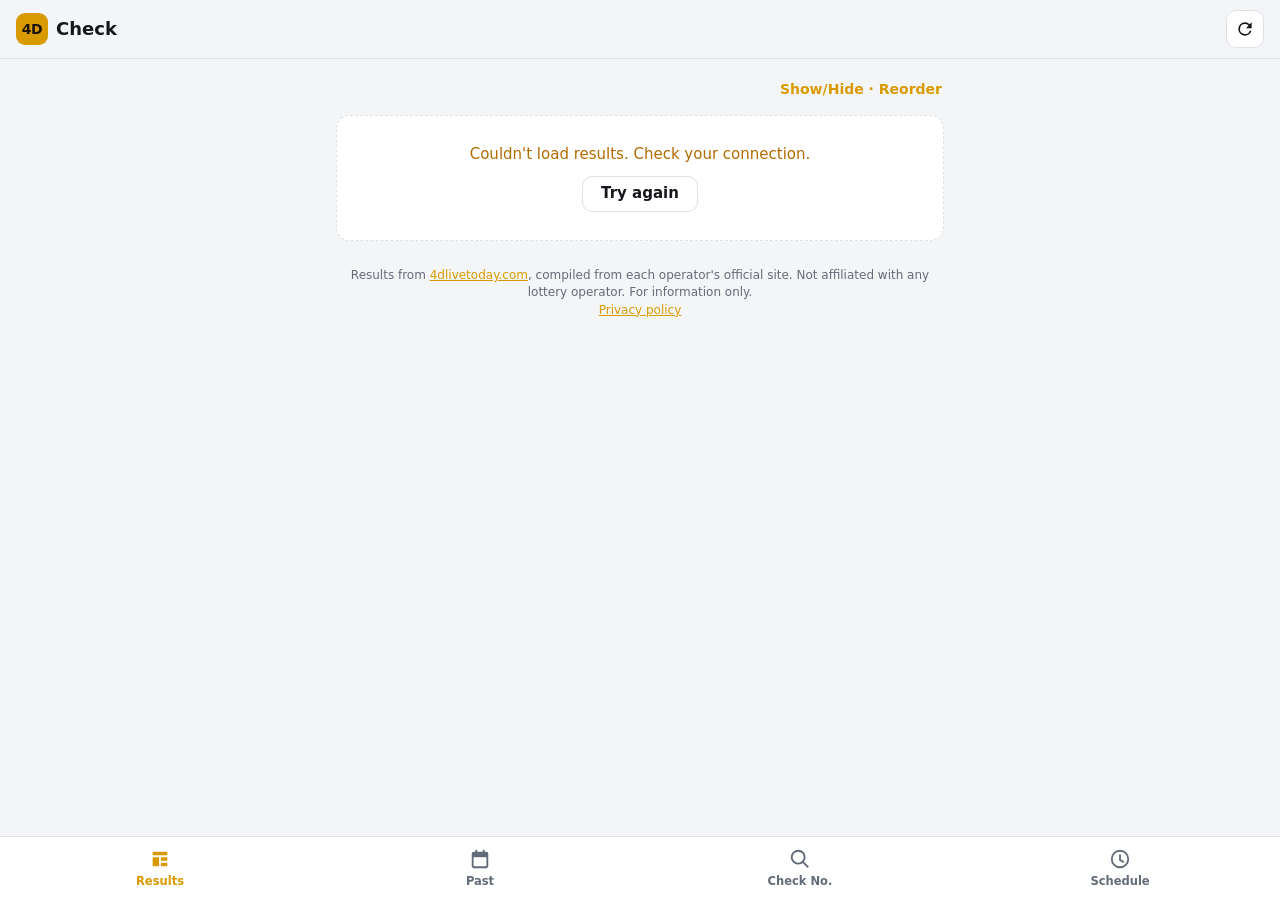
<file: 4d/index.html>
<!doctype html>
<html lang="en">
<head>
<meta charset="utf-8">
<meta name="viewport" content="width=device-width, initial-scale=1, viewport-fit=cover">
<meta name="theme-color" content="#121418">
<meta name="description" content="Latest 4D results for Malaysia, Singapore and Cambodia, past results and number history.">
<title>4D Check</title>
<link rel="manifest" href="manifest.webmanifest">
<link rel="icon" href="icons/icon-192.png">
<link rel="apple-touch-icon" href="icons/icon-192.png">
<link rel="stylesheet" href="styles.css">
</head>
<body>
<header class="top">
  <div class="brand"><span class="logo">4D</span><span class="brand-name">Check</span></div>
  <div class="top-right">
    <span id="live" class="live" hidden>LIVE</span>
    <button id="refresh" class="icon-btn" aria-label="Refresh">
      <svg viewBox="0 0 24 24" width="20" height="20" aria-hidden="true"><path fill="currentColor" d="M17.65 6.35A7.95 7.95 0 0 0 12 4a8 8 0 1 0 7.75 10h-2.08A6 6 0 1 1 12 6c1.66 0 3.14.69 4.22 1.78L13 11h7V4l-2.35 2.35z"/></svg>
    </button>
  </div>
</header>

<main>
  <section id="view-results" class="view active" aria-label="Latest results">
    <div class="bar">
      <span id="updated" class="muted small"></span>
      <button id="edit-btn" class="link-btn">Show/Hide · Reorder</button>
    </div>
    <div id="latest"><div class="loading">Loading results…</div></div>
  </section>

  <section id="view-detail" class="view" aria-label="Full result">
    <div class="bar detail-bar">
      <button id="back" class="link-btn back">‹ Back</button>
      <b id="detail-title"></b>
      <span></span>
    </div>
    <div id="detail-card"></div>
    <div id="detail-recent"></div>
  </section>

  <section id="view-past" class="view" aria-label="Past results">
    <div class="date-row">
      <button id="prev-day" class="icon-btn" aria-label="Previous day">‹</button>
      <input type="date" id="date" aria-label="Draw date">
      <button id="next-day" class="icon-btn" aria-label="Next day">›</button>
    </div>
    <div id="past"></div>
  </section>

  <section id="view-check" class="view" aria-label="Check a number">
    <form id="check-form" class="check-form" autocomplete="off">
      <input id="num" inputmode="numeric" maxlength="4" placeholder="Enter 4 digits" aria-label="4D number">
      <button type="submit" class="btn">Check</button>
    </form>
    <div id="perms"></div>
    <div id="check"><p class="muted hint">See every time a number has won, across all operators, plus its combinations.</p></div>
  </section>

  <section id="view-schedule" class="view" aria-label="Draw schedule">
    <div id="schedule"><div class="loading">Loading schedule…</div></div>
  </section>

  <footer class="attrib">
    Results from <a href="https://4dlivetoday.com" target="_blank" rel="noopener">4dlivetoday.com</a>, compiled from each operator's official site.
    Not affiliated with any lottery operator. For information only.
    <br><a href="privacy.html">Privacy policy</a>
  </footer>
</main>

<nav class="tabs" aria-label="Sections">
  <button data-view="results" class="active">
    <svg viewBox="0 0 24 24" aria-hidden="true"><path fill="currentColor" d="M4 4h16v4H4zm0 6h7v10H4zm9 0h7v4h-7zm0 6h7v4h-7z"/></svg>Results</button>
  <button data-view="past">
    <svg viewBox="0 0 24 24" aria-hidden="true"><path fill="currentColor" d="M7 2v2H5a2 2 0 0 0-2 2v14a2 2 0 0 0 2 2h14a2 2 0 0 0 2-2V6a2 2 0 0 0-2-2h-2V2h-2v2H9V2zm-2 8h14v10H5z"/></svg>Past</button>
  <button data-view="check">
    <svg viewBox="0 0 24 24" aria-hidden="true"><path fill="currentColor" d="M10 2a8 8 0 0 1 6.32 12.9l5.39 5.4-1.41 1.4-5.4-5.39A8 8 0 1 1 10 2zm0 2a6 6 0 1 0 0 12 6 6 0 0 0 0-12z"/></svg>Check No.</button>
  <button data-view="schedule">
    <svg viewBox="0 0 24 24" aria-hidden="true"><path fill="currentColor" d="M12 2a10 10 0 1 1 0 20 10 10 0 0 1 0-20zm0 2a8 8 0 1 0 0 16 8 8 0 0 0 0-16zm1 3v5.4l3.7 2.2-1 1.7L11 13.6V7z"/></svg>Schedule</button>
</nav>

<div id="toast" class="toast" hidden></div>
<script src="app.js"></script>
</body>
</html>
</file>
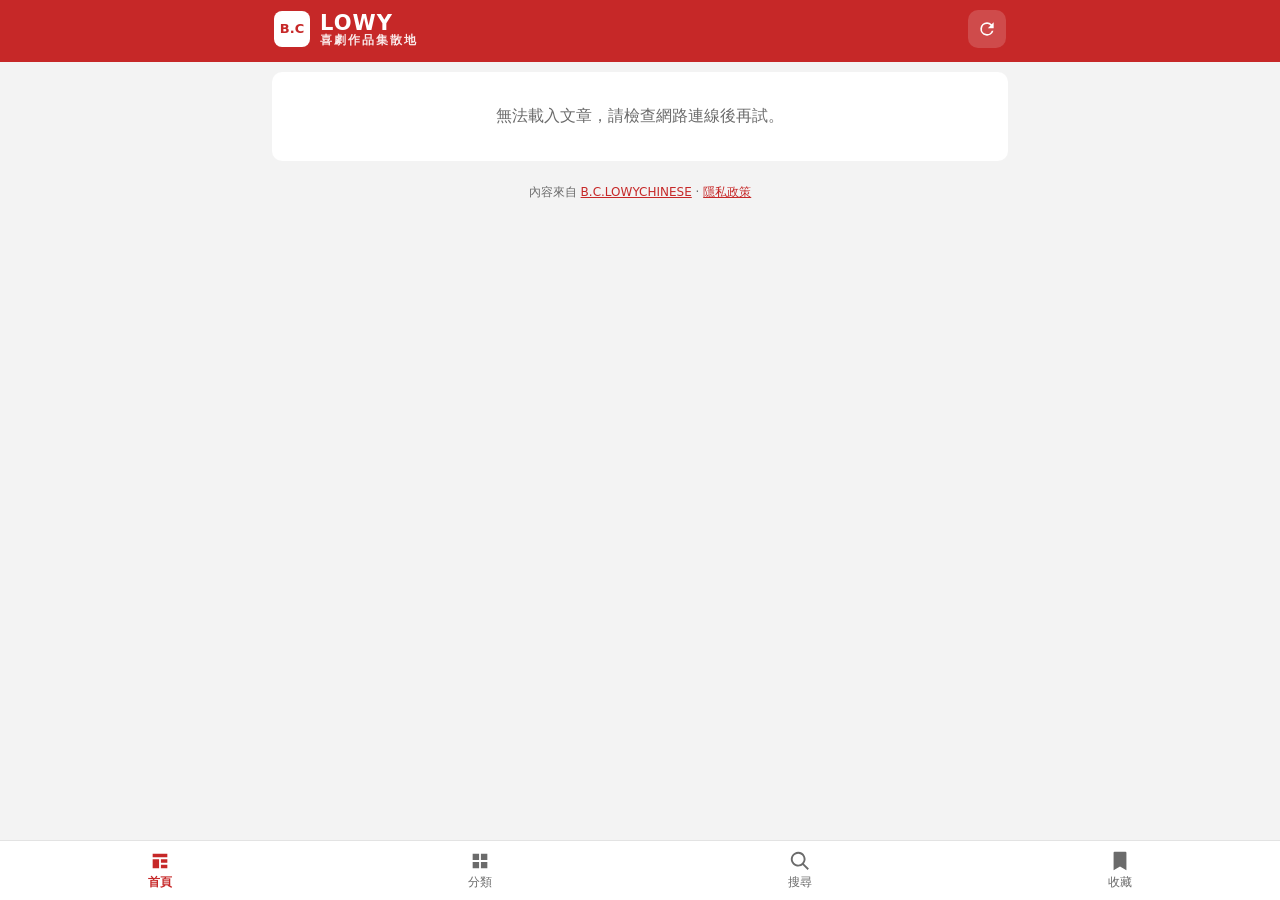
<file: bclowy/index.html>
<!doctype html>
<html lang="zh-Hant">
<head>
<meta charset="utf-8">
<meta name="viewport" content="width=device-width, initial-scale=1, viewport-fit=cover">
<meta name="theme-color" content="#c62828">
<meta name="description" content="B.C.LOWY 喜劇作品集散地 — 最新文章、分類、搜尋和收藏。">
<title>B.C.LOWY</title>
<link rel="manifest" href="manifest.webmanifest">
<link rel="icon" href="icons/icon-192.png">
<link rel="apple-touch-icon" href="icons/icon-192.png">
<link rel="stylesheet" href="styles.css">
</head>
<body>
<header class="top">
  <div class="masthead">
    <div class="brand"><span class="logo">B.C</span><span class="brand-name">LOWY<small>喜劇作品集散地</small></span></div>
    <button id="refresh" class="icon-btn" aria-label="重新整理">
      <svg viewBox="0 0 24 24" width="20" height="20" aria-hidden="true"><path fill="currentColor" d="M17.65 6.35A7.95 7.95 0 0 0 12 4a8 8 0 1 0 7.75 10h-2.08A6 6 0 1 1 12 6c1.66 0 3.14.69 4.22 1.78L13 11h7V4l-2.35 2.35z"/></svg>
    </button>
  </div>
  <nav id="sections" class="sections" aria-label="分類"></nav>
</header>

<main>
  <section id="view-home" class="view active" aria-label="首頁"><div id="feed"><div class="loading">載入中…</div></div></section>
  <section id="view-cats" class="view" aria-label="分類"><h1 class="page-title">分類</h1><div id="cats" class="cats"></div></section>
  <section id="view-search" class="view" aria-label="搜尋">
    <form id="search-form" class="search" autocomplete="off"><input id="q" type="search" placeholder="搜尋文章" aria-label="搜尋文章"></form>
    <div id="results"></div>
  </section>
  <section id="view-saved" class="view" aria-label="收藏"><h1 class="page-title">我的收藏</h1><div id="saved"></div></section>
  <footer class="foot">內容來自 <a href="https://bclowychinese.blogspot.com/" target="_blank" rel="noopener">B.C.LOWYCHINESE</a> · <a href="privacy.html">隱私政策</a></footer>
</main>

<article id="reader" class="reader" hidden aria-label="文章">
  <div class="reader-bar">
    <button id="close" class="icon-btn plain" aria-label="返回">‹</button>
    <div class="reader-tools">
      <button id="font-down" class="icon-btn plain" aria-label="縮小字體">A−</button>
      <button id="font-up" class="icon-btn plain" aria-label="放大字體">A+</button>
      <button id="save" class="icon-btn plain" aria-label="收藏">☆</button>
      <button id="share" class="icon-btn plain" aria-label="分享">⤴</button>
    </div>
  </div>
  <div id="reader-body" class="reader-body"></div>
</article>

<nav class="tabs" aria-label="主選單">
  <button data-view="home" class="active"><svg viewBox="0 0 24 24" aria-hidden="true"><path fill="currentColor" d="M4 4h16v4H4zm0 6h7v10H4zm9 0h7v4h-7zm0 6h7v4h-7z"/></svg>首頁</button>
  <button data-view="cats"><svg viewBox="0 0 24 24" aria-hidden="true"><path fill="currentColor" d="M4 4h7v7H4zm9 0h7v7h-7zM4 13h7v7H4zm9 0h7v7h-7z"/></svg>分類</button>
  <button data-view="search"><svg viewBox="0 0 24 24" aria-hidden="true"><path fill="currentColor" d="M10 2a8 8 0 0 1 6.32 12.9l5.39 5.4-1.41 1.4-5.4-5.39A8 8 0 1 1 10 2zm0 2a6 6 0 1 0 0 12 6 6 0 0 0 0-12z"/></svg>搜尋</button>
  <button data-view="saved"><svg viewBox="0 0 24 24" aria-hidden="true"><path fill="currentColor" d="M6 2h12a1 1 0 0 1 1 1v19l-7-4-7 4V3a1 1 0 0 1 1-1z"/></svg>收藏</button>
</nav>
<div id="toast" class="toast" hidden></div>
<script src="app.js"></script>
</body>
</html>
</file>
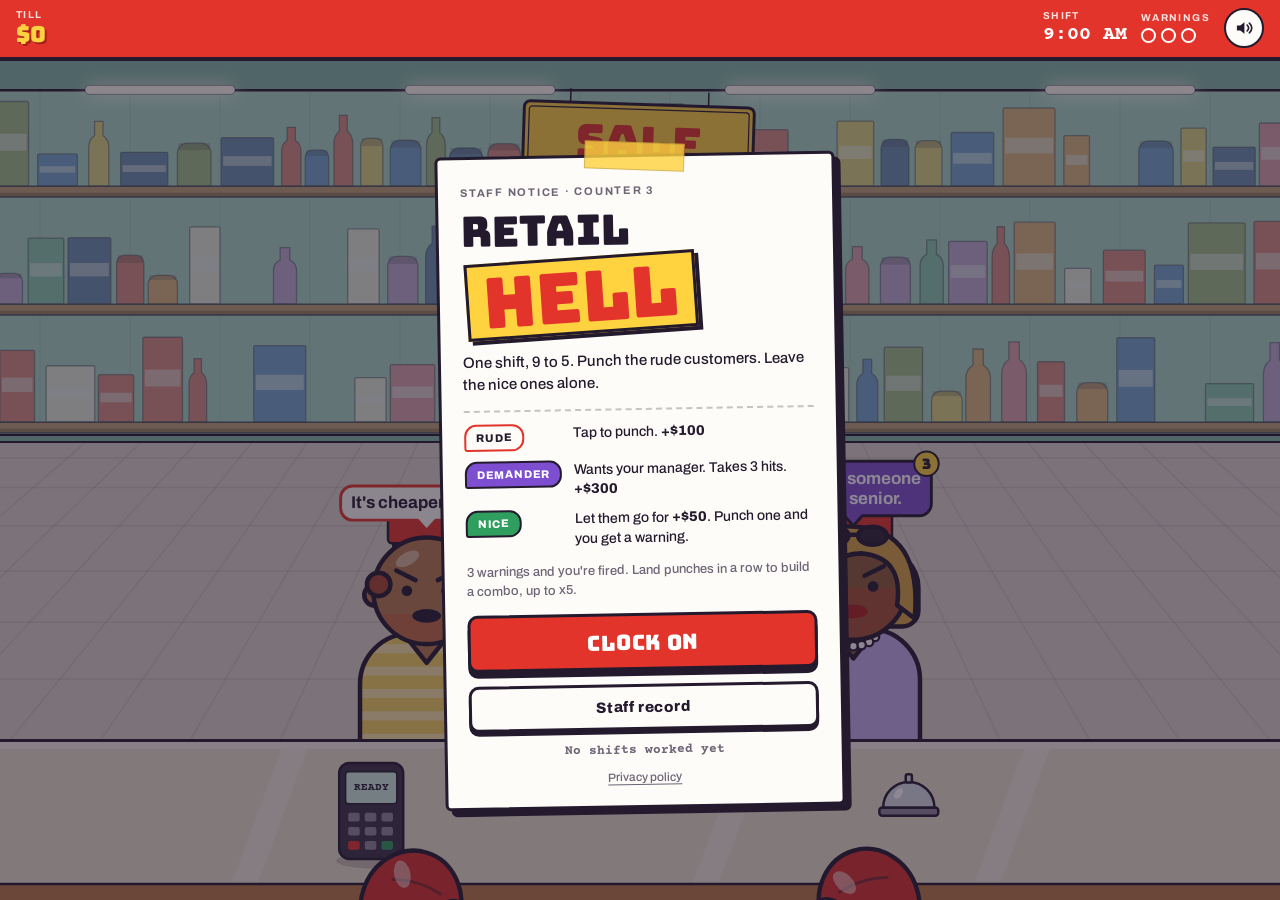
<file: app/src/main/assets/www/index.html>
<!doctype html>
<html lang="en-AU">
<head>
<meta charset="utf-8">
<meta name="viewport" content="width=device-width, initial-scale=1, viewport-fit=cover">
<title>Retail Hell</title>
<meta name="description" content="Punch the rude customers, leave the nice ones alone, and survive a 9-to-5 retail shift.">
<meta name="theme-color" content="#e2342b">

<link rel="icon" type="image/png" sizes="192x192" href="icon-192.png">
<link rel="apple-touch-icon" href="icon-192.png">
<style>
@font-face{font-family:"Bungee";src:url([data-uri]) format("woff2");font-weight:400;font-style:normal;font-display:block}
@font-face{font-family:"Archivo";src:url([data-uri]) format("woff2");font-weight:500;font-style:normal;font-display:block}
@font-face{font-family:"Archivo";src:url([data-uri]) format("woff2");font-weight:700;font-style:normal;font-display:block}
@font-face{font-family:"Archivo";src:url([data-uri]) format("woff2");font-weight:800;font-style:normal;font-display:block}
@font-face{font-family:"Courier Prime";src:url([data-uri]) format("woff2");font-weight:400;font-style:normal;font-display:block}
@font-face{font-family:"Courier Prime";src:url([data-uri]) format("woff2");font-weight:700;font-style:normal;font-display:block}

:root{padding-top:env(safe-area-inset-top,0px);padding-bottom:env(safe-area-inset-bottom,0px)}
[hidden]{display:none!important}
body{font-size:14px}
img{max-width:100%}
.legal{margin:0;text-align:center;font:500 12px/1 var(--f-body)}
.legal a{color:var(--muted);text-underline-offset:3px}
@media (max-height:760px){
  .overlay{padding-block:14px}
  .notice{gap:10px;padding:22px 18px 18px}
  .title .t1{font-size:28px}
  .title .t2{font-size:46px}
  .lede{font-size:14px}
  .rules{gap:8px 10px;padding-top:10px}
  .rules .txt{font-size:13px;line-height:1.35}
  .fine{font-size:12px}
  .btn{padding:13px 18px 11px;font-size:19px}
  .receipt{line-height:1.35;padding-top:16px}
  .r-rule{margin:9px 0}
  .barcode{height:38px;margin:10px 0 4px}
  .printer{gap:14px}
}

/* Layout: one-screen game. Red shop-fascia HUD on top, canvas shop floor seen from behind the counter, paper overlays (staff notice, till receipt). Single committed look, no dark variant. */
:root{
  --ink:#241a2e;
  --paper:#fdfcf8;
  --sale:#e2342b;
  --sale-deep:#a8221b;
  --tag:#ffd23f;
  --nice:#2f9e5e;
  --boss:#7d4fd0;
  --muted:#6d6475;
  --f-display:"Bungee","Arial Black",Impact,sans-serif;
  --f-body:"Archivo","Helvetica Neue",Arial,sans-serif;
  --f-mono:"Courier Prime","Courier New",ui-monospace,monospace;
  color-scheme:light;
}
html{box-sizing:border-box;height:100%}
*,*::before,*::after{box-sizing:inherit}
body{height:100%;overflow:hidden;margin:0;background:linear-gradient(var(--sale) 50%,var(--ink) 50%);color:var(--ink);font-family:var(--f-body);overscroll-behavior:none;-webkit-tap-highlight-color:transparent;-webkit-user-select:none;user-select:none}
#app{height:100%;display:flex;flex-direction:column}

/* HUD: the shop fascia */
.hud{flex:none;display:flex;align-items:center;gap:14px;background:var(--sale);color:#fff;border-bottom:4px solid var(--ink);padding-block:8px 9px;padding-left:max(16px, env(safe-area-inset-left, 0px));padding-right:max(16px, env(safe-area-inset-right, 0px))}
.hud-cell{display:flex;flex-direction:column;gap:3px;min-width:0}
.hud-cell.till{flex:1 1 auto}
.lbl{font:700 10px/1 var(--f-body);letter-spacing:.14em;text-transform:uppercase;color:#ffe1dd}
.val{font:400 22px/1.05 var(--f-display);color:var(--tag);font-variant-numeric:tabular-nums;white-space:nowrap;text-shadow:2px 2px 0 var(--sale-deep)}
.clock .val{font:700 20px/1.1 var(--f-mono);color:#fff;text-shadow:none}
.clock.closing .val{color:var(--tag);animation:blink 1s steps(2,start) infinite}
@keyframes blink{50%{opacity:.35}}
.pips{display:flex;gap:5px;padding-top:2px}
.pips i{display:block;width:15px;height:15px;border-radius:50%;border:2px solid #fff}
.pips i.on{background:var(--tag);border-color:var(--ink);box-shadow:0 0 0 2px #fff}
.mute{flex:none;width:40px;height:40px;border-radius:50%;border:2px solid var(--ink);background:var(--paper);color:var(--ink);display:grid;place-items:center;cursor:pointer;padding:0}
.mute .slash{display:none}
.mute.is-muted .slash{display:inline}
.mute.is-muted .waves{display:none}
.mute:focus-visible,.btn:focus-visible{outline:3px solid var(--tag);outline-offset:3px}

/* Stage */
.stage{position:relative;flex:1 1 auto;min-height:0;overflow:hidden;background:var(--ink)}
#cv{position:absolute;inset:0;width:100%;height:100%;display:block;touch-action:none;cursor:pointer}
.combo{position:absolute;z-index:2;top:12px;left:max(16px, env(safe-area-inset-left, 0px));font:400 26px/1 var(--f-display);color:var(--tag);transform:rotate(-5deg);pointer-events:none;
  text-shadow:2px 2px 0 var(--ink),-1.5px -1.5px 0 var(--ink),1.5px -1.5px 0 var(--ink),-1.5px 1.5px 0 var(--ink),1.5px 1.5px 0 var(--ink)}
.combo small{font-size:.55em;letter-spacing:.06em}
.combo.pop{animation:pop .28s ease-out}
@keyframes pop{0%{transform:rotate(-5deg) scale(1.55)}100%{transform:rotate(-5deg) scale(1)}}

/* Overlays */
.overlay{position:absolute;inset:0;z-index:5;display:flex;flex-direction:column;align-items:center;overflow-y:auto;background:rgba(36,26,46,.52);padding-block:22px;padding-left:max(16px, env(safe-area-inset-left, 0px));padding-right:max(16px, env(safe-area-inset-right, 0px))}
.overlay>*{margin-block:auto}

/* Start: the staff notice */
.notice{position:relative;width:min(400px,100%);background:var(--paper);border:3px solid var(--ink);border-radius:6px;padding:28px 22px 22px;box-shadow:6px 6px 0 var(--ink);transform:rotate(-1deg);display:flex;flex-direction:column;gap:14px}
.notice::before{content:"";position:absolute;top:-15px;left:50%;width:100px;height:28px;transform:translateX(-50%) rotate(3deg);background:rgba(255,210,63,.8);border:1px solid rgba(36,26,46,.18)}
.eyebrow{margin:0;font:700 11px/1 var(--f-body);letter-spacing:.16em;text-transform:uppercase;color:var(--muted)}
.title{margin:0;font-family:var(--f-display);font-weight:400;line-height:.95;display:flex;flex-direction:column;align-items:flex-start;gap:6px}
.title .t1{font-size:clamp(30px,9vw,42px);color:var(--ink)}
.title .t2{font-size:clamp(46px,15vw,70px);color:var(--sale);background:var(--tag);padding:4px 14px 0;border:3px solid var(--ink);transform:rotate(-3deg);box-shadow:4px 4px 0 var(--ink);margin-left:4px}
.lede{margin:4px 0 0;font:500 15px/1.45 var(--f-body);text-wrap:pretty}
.rules{list-style:none;margin:0;padding:12px 0 0;border-top:2px dashed rgba(36,26,46,.25);display:grid;grid-template-columns:max-content 1fr;gap:10px 12px;align-items:start}
.rules li{display:contents}
.rules .txt{font:500 14px/1.4 var(--f-body)}
.rules b{font-weight:800}
.chip{justify-self:start;font:800 11px/1 var(--f-body);letter-spacing:.07em;text-transform:uppercase;padding:6px 10px;border:2px solid var(--ink);border-radius:12px 12px 12px 3px;white-space:nowrap}
.chip-rude{background:var(--paper);border-color:var(--sale);color:var(--ink)}
.chip-boss{background:var(--boss);color:#fff}
.chip-nice{background:var(--nice);color:#fff}
.fine{margin:0;font:500 13px/1.45 var(--f-body);color:var(--muted)}
.btn{font:400 21px/1 var(--f-display);letter-spacing:.02em;color:#fff;background:var(--sale);border:3px solid var(--ink);border-radius:10px;padding:16px 22px 14px;box-shadow:0 6px 0 var(--ink);cursor:pointer;transition:transform .08s,box-shadow .08s;width:100%}
.btn:active{transform:translateY(4px);box-shadow:0 2px 0 var(--ink)}
.best{margin:0;text-align:center;font:700 13px/1 var(--f-mono);color:var(--muted)}
.btn-2{font:800 15px/1 var(--f-body);letter-spacing:.04em;color:var(--ink);background:var(--paper);border:3px solid var(--ink);border-radius:10px;padding:13px 18px 12px;box-shadow:0 4px 0 var(--ink);cursor:pointer;width:100%;transition:transform .08s,box-shadow .08s}
.btn-2:active{transform:translateY(3px);box-shadow:0 1px 0 var(--ink)}
.btn-2:focus-visible{outline:3px solid var(--tag);outline-offset:3px}

/* Staff record: the employee file */
.file{position:relative;width:min(400px,100%);background:#f3ead2;border:3px solid var(--ink);border-radius:4px 14px 4px 4px;padding:22px 20px 20px;box-shadow:6px 6px 0 var(--ink);transform:rotate(.6deg);display:flex;flex-direction:column;gap:14px}
.file::before{content:"STAFF FILE";position:absolute;top:-17px;left:18px;font:800 10px/1 var(--f-body);letter-spacing:.16em;background:#f3ead2;border:3px solid var(--ink);border-bottom:0;border-radius:8px 8px 0 0;padding:6px 12px 5px}
.f-head{display:flex;justify-content:space-between;align-items:flex-start;gap:12px}
.f-title{margin:0;font:400 28px/1 var(--f-display);color:var(--ink)}
.f-id{font:700 12px/1.35 var(--f-mono);color:var(--muted);text-align:right}
.rank{align-self:flex-start;font:800 12px/1 var(--f-body);letter-spacing:.08em;text-transform:uppercase;background:var(--tag);border:2px solid var(--ink);padding:7px 10px 6px;transform:rotate(-2deg)}
.tiles{display:grid;grid-template-columns:1fr 1fr;gap:8px}
.tile{background:var(--paper);border:2px solid var(--ink);border-radius:6px;padding:9px 10px 8px;display:flex;flex-direction:column;gap:4px;min-width:0}
.tile .k{font:700 10px/1.1 var(--f-body);letter-spacing:.1em;text-transform:uppercase;color:var(--muted)}
.tile .v{font:400 21px/1.05 var(--f-display);color:var(--ink);font-variant-numeric:tabular-nums;white-space:nowrap;overflow:hidden;text-overflow:ellipsis}
.tile.hot .v{color:var(--sale)}
.f-sec{margin:2px 0 0;font:800 11px/1 var(--f-body);letter-spacing:.14em;text-transform:uppercase;color:var(--ink);border-top:2px dashed rgba(36,26,46,.3);padding-top:14px}
.f-list{list-style:none;margin:0;padding:0;display:flex;flex-direction:column;gap:6px;font:400 13.5px/1.35 var(--f-mono)}
.f-list li{display:grid;grid-template-columns:minmax(0,1fr) auto;gap:10px;font-variant-numeric:tabular-nums}
.f-list .tag{font:800 10px/1 var(--f-body);letter-spacing:.06em;text-transform:uppercase;padding:3px 6px 2px;border:1.5px solid currentColor;border-radius:3px;margin-left:6px;vertical-align:1px}
.f-list .tag.fired{color:var(--sale)}
.f-list .tag.done{color:var(--nice)}
#recordBody{display:flex;flex-direction:column;gap:12px}
.f-empty{margin:0;font:500 14px/1.45 var(--f-body);color:var(--muted)}
.f-btns{display:flex;flex-direction:column;gap:10px}
.btn-link{background:none;border:0;padding:4px;font:700 13px/1 var(--f-body);color:var(--muted);text-decoration:underline;text-underline-offset:3px;cursor:pointer;align-self:center}

/* End: the till receipt */
.printer{width:min(360px,100%);display:flex;flex-direction:column;gap:18px}
.mouth{position:relative;z-index:2;height:16px;margin:0 -10px -12px;background:var(--ink);border-radius:8px;box-shadow:inset 0 -4px 0 #3c3049}
.feed.printing{animation:print 1.1s steps(16,end) both}
@keyframes print{from{clip-path:inset(0 0 100% 0)}to{clip-path:inset(0 0 0 0)}}
.receipt{--z:7px;background:var(--paper);color:var(--ink);font:400 13.5px/1.45 var(--f-mono);padding:22px 18px calc(var(--z) + 18px);
  -webkit-mask:conic-gradient(from -45deg at bottom,#0000,#000 1deg 89deg,#0000 90deg) 50%/calc(2*var(--z)) 100%;
  mask:conic-gradient(from -45deg at bottom,#0000,#000 1deg 89deg,#0000 90deg) 50%/calc(2*var(--z)) 100%}
.r-head{text-align:center;display:flex;flex-direction:column;gap:3px}
.r-brand{font:400 21px/1.1 var(--f-display);letter-spacing:.03em}
.r-sub{font-size:12px;color:var(--muted)}
.r-rule{border:0;border-top:2px dashed rgba(36,26,46,.45);margin:12px 0}
.r-row{display:grid;grid-template-columns:minmax(0,1fr) auto 10ch;gap:8px;font-variant-numeric:tabular-nums}
.r-row .q{text-align:right;color:var(--muted)}
.r-row .a{text-align:right}
.r-cols{font-size:11px;letter-spacing:.12em;text-transform:uppercase;color:var(--muted);margin-bottom:4px}
.r-total{font-weight:700;font-size:18px;margin-top:2px}
.r-sm{font-size:12.5px}
.r-status{text-align:center;font-weight:700;letter-spacing:.08em;text-transform:uppercase;border:2px solid var(--ink);padding:7px 6px 6px;margin:16px 6px 10px;transform:rotate(-2deg)}
.r-status.fired{color:var(--sale);border-color:var(--sale)}
.r-best{text-align:center;font-weight:700}
.barcode{display:flex;justify-content:center;height:46px;margin:14px 0 4px}
.barcode span{display:block;background:var(--ink)}
.r-foot{text-align:center;font-size:12px;line-height:1.5}

@media (max-width:370px){
  .hud{gap:10px}
  .val{font-size:19px}
  .clock .val{font-size:17px}
  .receipt{font-size:12.5px;padding-left:14px;padding-right:14px}
}
@media (prefers-reduced-motion:reduce){
  .feed.printing,.combo.pop,.clock.closing .val{animation:none}
}
</style>
</head>
<body><div id="app">
  <header class="hud" id="hud">
    <div class="hud-cell till"><span class="lbl">Till</span><span class="val" id="score">$0</span></div>
    <div class="hud-cell clock" id="clockCell"><span class="lbl">Shift</span><span class="val" id="clock">9:00 AM</span></div>
    <div class="hud-cell"><span class="lbl">Warnings</span><span class="pips" id="pips"><i></i><i></i><i></i></span></div>
    <button class="mute" id="mute" type="button" aria-pressed="false" aria-label="Turn sound off">
      <svg viewBox="0 0 24 24" width="20" height="20" aria-hidden="true"><path d="M3.5 9h4l5-4v14l-5-4h-4z" fill="currentColor"/><path class="waves" d="M15.8 8.6c1.1 1 1.7 2.1 1.7 3.4s-.6 2.4-1.7 3.4M18.4 6.2c1.9 1.6 2.9 3.6 2.9 5.8s-1 4.2-2.9 5.8" fill="none" stroke="currentColor" stroke-width="2" stroke-linecap="round"/><path class="slash" d="M16 9.2l5 5.6m0-5.6l-5 5.6" fill="none" stroke="currentColor" stroke-width="2.2" stroke-linecap="round"/></svg>
    </button>
  </header>

  <main class="stage" id="stage">
    <canvas id="cv" aria-label="Shop counter with customers. Tap rude customers to punch them."></canvas>
    <div class="combo" id="combo" hidden></div>

    <section class="overlay" id="startScreen">
      <div class="notice">
        <p class="eyebrow">Staff notice · Counter 3</p>
        <h1 class="title"><span class="t1">Retail</span><span class="t2">Hell</span></h1>
        <p class="lede">One shift, 9 to 5. Punch the rude customers. Leave the nice ones alone.</p>
        <ul class="rules">
          <li><span class="chip chip-rude">Rude</span><span class="txt">Tap to punch. <b>+$100</b></span></li>
          <li><span class="chip chip-boss">Demander</span><span class="txt">Wants your manager. Takes 3 hits. <b>+$300</b></span></li>
          <li><span class="chip chip-nice">Nice</span><span class="txt">Let them go for <b>+$50</b>. Punch one and you get a warning.</span></li>
        </ul>
        <p class="fine">3 warnings and you're fired. Land punches in a row to build a combo, up to x5.</p>
        <button class="btn" id="startBtn" type="button">Clock on</button>
        <button class="btn-2" id="recordBtn" type="button">Staff record</button>
        <p class="best" id="bestStart">No shifts worked yet</p>
        <p class="legal"><a href="privacy.html">Privacy policy</a></p>
      </div>
    </section>

    <section class="overlay" id="endScreen" hidden>
      <div class="printer">
        <div>
          <div class="mouth"></div>
          <div class="feed" id="feed"><div class="receipt" id="receipt"></div></div>
        </div>
        <button class="btn" id="againBtn" type="button">Clock on again</button>
        <button class="btn-2" id="recordBtn2" type="button">Staff record</button>
      </div>
    </section>

    <section class="overlay" id="recordScreen" hidden aria-labelledby="recordTitle">
      <div class="file">
        <div class="f-head">
          <h2 class="f-title" id="recordTitle">Staff record</h2>
          <div class="f-id">Counter 3<br>Floor staff</div>
        </div>
        <div class="rank" id="recordRank">Trainee</div>
        <div id="recordBody"></div>
        <div class="f-btns">
          <button class="btn" id="recordPlay" type="button">Clock on</button>
          <button class="btn-2" id="recordBack" type="button">Back</button>
        </div>
        <button class="btn-link" id="recordReset" type="button">Reset my record</button>
      </div>
    </section>
  </main>
</div>

<script>
(() => {
'use strict';
const $ = id => document.getElementById(id);
const cv = $('cv'), ctx = cv.getContext('2d'), stage = $('stage'), hud = $('hud');
const elScore = $('score'), elClock = $('clock'), elClockCell = $('clockCell'), elCombo = $('combo');
const elPips = Array.from(document.querySelectorAll('#pips i'));
const startScreen = $('startScreen'), endScreen = $('endScreen'), receiptEl = $('receipt'), feedEl = $('feed');
const muteBtn = $('mute'), bestStart = $('bestStart');
const reduceMotion = !!(window.matchMedia && matchMedia('(prefers-reduced-motion: reduce)').matches);

const C = {
  ink:'#241a2e', paper:'#fdfcf8', sale:'#e2342b', tag:'#ffd23f', nice:'#2f9e5e', boss:'#7d4fd0', muted:'#6d6475',
  wall:'#a9d8c8', wallDeep:'#7fb8a6', shelf:'#c98b53', shelfDeep:'#8f5a2e', floor:'#ddd5cc',
  bench:'#ece2cf', benchHi:'#f8f2e6', wood:'#b87a45', glove:'#d8312a', gloveDeep:'#a41f1a', term:'#3a3047', screen:'#cdeee0'
};
const FONT_BODY = 'Archivo, "Helvetica Neue", Arial, sans-serif';
const FONT_DISP = 'Bungee, "Arial Black", Impact, sans-serif';
const FONT_MONO = '"Courier Prime", "Courier New", monospace';
const TAU = Math.PI * 2;

const LINES = {
  rude: ["Do you work here?","It's cheaper online.","Can you check out the back?","I don't have the receipt.","The sign said 50% off!","Just scan it again.","Can I get a discount?","Why is only one till open?","I was here first!","Is this all you have?","I wore it once. Refund?","Can you price match?","I know the owner.","It's not like you're busy.","*clicks fingers*","Hurry up, I'm double parked.","I'll pay in five-cent coins."],
  phone: ["Hang on, I'm on the phone.","Yeah no, I'm at the shops...","Hold on, Brenda.","*keeps talking on phone*"],
  boss: ["I want to speak to your MANAGER.","Do you know who I am?","I'll be leaving a review.","I've shopped here 20 years.","Get me someone more senior.","This is UNACCEPTABLE."],
  nice: ["No rush, take your time!","Cheers, have a good one!","Here's my receipt.","Love your work!","Thanks for your help!","All good, I'll wait.","Busy day? Hang in there!"]
};
const WORDS = ['POW!','BAM!','WHAM!','BONK!','THWACK!','KAPOW!','SMACK!'];
const SKINS = ['#f6d5b8','#eec09a','#d9a074','#b97a4b','#8d5a36','#6b4128'];
const SHIRTS = ['#5b8fd1','#f2a65a','#7cc4a4','#e86a5c','#4a6fa5','#ee8a9a','#9bb36b','#f4d35e','#6f5b8a'];
const PANTS = ['#3b3f58','#5a4a3a','#2f4f6f','#6b6b6b','#4a3b5c'];
const HAIRC = ['#2b1d16','#5a3a22','#8a5a2b','#d9b25f','#3b3b3b','#b8b2a7','#a8452f'];

const SHIFT = 60000, RISE = 190, LEAVE = 230, HITDUR = 230, GLOVE_T = 270;
const KEY_BEST = 'register-rage-best', KEY_MUTE = 'register-rage-muted', KEY_CAREER = 'retail-hell-career';

const clamp = (v,a,b) => Math.max(a, Math.min(b, v));
const lerp = (a,b,t) => a + (b - a) * t;
const rand = (a,b) => a + Math.random() * (b - a);
const pick = a => a[(Math.random() * a.length) | 0];
const easeOut = t => 1 - Math.pow(1 - t, 3);
const easeIn = t => t * t * t;
const easeInOut = t => t < .5 ? 4*t*t*t : 1 - Math.pow(-2*t + 2, 3) / 2;
const easeBack = t => { const c1 = 1.70158, c3 = c1 + 1; return 1 + c3*Math.pow(t-1,3) + c1*Math.pow(t-1,2); };

const store = {
  get(k, d){ try { const v = localStorage.getItem(k); return v == null ? d : v; } catch(e){ return d; } },
  set(k, v){ try { localStorage.setItem(k, v); } catch(e){} }
};

function moneyShort(v){ return (v < 0 ? '-$' : '$') + Math.abs(Math.round(v)).toLocaleString('en-AU'); }
function money(v){ return (v < 0 ? '-$' : '$') + Math.abs(v).toLocaleString('en-AU', {minimumFractionDigits:2, maximumFractionDigits:2}); }
function clockStr(ms){
  const m = 9*60 + Math.floor(clamp(ms, 0, SHIFT) / SHIFT * 480);
  const h = Math.floor(m / 60), mm = m % 60;
  let h12 = h % 12; if (h12 === 0) h12 = 12;
  return h12 + ':' + String(mm).padStart(2, '0') + ' ' + (h >= 12 ? 'PM' : 'AM');
}
function shade(hex, amt){
  const n = parseInt(hex.slice(1), 16);
  const f = v => Math.round(clamp(v * (1 + amt), 0, 255));
  return 'rgb(' + f(n >> 16) + ',' + f((n >> 8) & 255) + ',' + f(n & 255) + ')';
}
function rr(g, x, y, w, h, r){
  let tl, tr, br, bl;
  if (Array.isArray(r)) { tl = r[0]; tr = r[1]; br = r[2]; bl = r[3]; } else { tl = tr = br = bl = r; }
  const m = Math.min(w, h) / 2;
  tl = Math.min(tl, m); tr = Math.min(tr, m); br = Math.min(br, m); bl = Math.min(bl, m);
  g.beginPath();
  g.moveTo(x + tl, y);
  g.lineTo(x + w - tr, y); g.arcTo(x + w, y, x + w, y + tr, tr);
  g.lineTo(x + w, y + h - br); g.arcTo(x + w, y + h, x + w - br, y + h, br);
  g.lineTo(x + bl, y + h); g.arcTo(x, y + h, x, y + h - bl, bl);
  g.lineTo(x, y + tl); g.arcTo(x, y, x + tl, y, tl);
  g.closePath();
}
function starPath(g, x, y, r1, r2, n, rot){
  g.beginPath();
  for (let i = 0; i < n * 2; i++) {
    const r = i % 2 ? r2 : r1, a = rot + i / (n * 2) * TAU - Math.PI / 2;
    const px = x + Math.cos(a) * r, py = y + Math.sin(a) * r;
    if (i) g.lineTo(px, py); else g.moveTo(px, py);
  }
  g.closePath();
}

/* ---------- Sound ---------- */
const SFX = {
  ac:null, out:null, nb:null, muted:false,
  init(){
    try {
      if (!this.ac) {
        const AC = window.AudioContext || window.webkitAudioContext; if (!AC) return;
        this.ac = new AC();
        this.out = this.ac.createGain(); this.out.gain.value = this.muted ? 0 : 0.55; this.out.connect(this.ac.destination);
        const n = Math.floor(this.ac.sampleRate * 0.6), b = this.ac.createBuffer(1, n, this.ac.sampleRate), d = b.getChannelData(0);
        for (let i = 0; i < n; i++) d[i] = Math.random() * 2 - 1;
        this.nb = b;
      }
      if (this.ac.state === 'suspended') this.ac.resume();
    } catch(e){ this.ac = null; }
  },
  setMuted(m){ this.muted = m; try { if (this.out) this.out.gain.setTargetAtTime(m ? 0 : 0.55, this.ac.currentTime, 0.02); } catch(e){} },
  ok(){ return !!this.ac && !this.muted; },
  tone(f0, f1, dur, type, vol, delay){
    if (!this.ok()) return;
    try {
      const t = this.ac.currentTime + (delay || 0);
      const o = this.ac.createOscillator(), g = this.ac.createGain();
      o.type = type; o.frequency.setValueAtTime(f0, t);
      if (f1 !== f0) o.frequency.exponentialRampToValueAtTime(Math.max(1, f1), t + dur);
      g.gain.setValueAtTime(0.0001, t); g.gain.exponentialRampToValueAtTime(vol, t + 0.008); g.gain.exponentialRampToValueAtTime(0.0001, t + dur);
      o.connect(g); g.connect(this.out); o.start(t); o.stop(t + dur + 0.03);
    } catch(e){}
  },
  noise(dur, freq, vol, type, delay, f1){
    if (!this.ok()) return;
    try {
      const t = this.ac.currentTime + (delay || 0);
      const s = this.ac.createBufferSource(); s.buffer = this.nb;
      const f = this.ac.createBiquadFilter(); f.type = type || 'lowpass'; f.frequency.setValueAtTime(freq, t);
      if (f1) f.frequency.exponentialRampToValueAtTime(f1, t + dur);
      const g = this.ac.createGain(); g.gain.setValueAtTime(0.0001, t); g.gain.exponentialRampToValueAtTime(vol, t + 0.005); g.gain.exponentialRampToValueAtTime(0.0001, t + dur);
      s.connect(f); f.connect(g); g.connect(this.out); s.start(t); s.stop(t + dur + 0.03);
    } catch(e){}
  },
  punch(){ this.tone(170, 48, 0.2, 'sine', 0.9); this.noise(0.09, 2200, 0.5, 'lowpass'); },
  ko(){ this.punch(); this.tone(1318, 1318, 0.09, 'triangle', 0.2, 0.06); this.tone(1760, 1760, 0.24, 'triangle', 0.2, 0.13); },
  whiff(){ this.noise(0.16, 600, 0.22, 'bandpass', 0, 2400); },
  warn(){ this.tone(150, 150, 0.38, 'square', 0.16); this.tone(112, 112, 0.38, 'square', 0.14, 0.02); },
  serve(){ this.tone(784, 784, 0.07, 'triangle', 0.14); this.tone(1175, 1175, 0.12, 'triangle', 0.14, 0.07); },
  ding(){ this.tone(1568, 1568, 0.6, 'sine', 0.28); this.tone(3136, 3136, 0.25, 'sine', 0.07); },
  print(){ for (let i = 0; i < 15; i++) this.noise(0.03, 3200, 0.1, 'highpass', i * 0.07); }
};

/* ---------- State ---------- */
const bg = document.createElement('canvas'), bgx = bg.getContext('2d');
let W = 0, H = 0, dpr = 1, L = {}, slots = [];
let mode = 'attract';
let customers = [], bursts = [], floats = [], parts = [], stamps = [], events = [];
let nextId = 1, now = 0, elapsed = 0, spawnT = 0, attractT = 900;
let score = 0, warnings = 0, streak = 0, maxMult = 1, shownMult = 1, endReason = '', endClock = '';
let stats = {}, lastTxn = 'READY';
let shakeT = 0, shakeDur = 1, shakeMag = 0, flashA = 0;
const lastLine = {};
const gloves = [{side:-1, t:-1, tx:0, ty:0}, {side:1, t:-1, tx:0, ty:0}];
const hudCache = {};
let muted = store.get(KEY_MUTE, '0') === '1';

function resetStats(){ stats = {rudeKO:0, rudePts:0, bossKO:0, bossPts:0, niceServed:0, nicePts:0, nicePunched:0, escaped:0, punches:0, hits:0}; }
resetStats();

/* ---------- Layout ---------- */
function resize(){
  const r = stage.getBoundingClientRect();
  W = Math.max(240, Math.round(r.width)); H = Math.max(240, Math.round(r.height));
  dpr = Math.min(window.devicePixelRatio || 1, 2);
  cv.width = Math.round(W * dpr); cv.height = Math.round(H * dpr);
  layout(); buildBg();
}
function layout(){
  const cs = getComputedStyle(hud);
  const inset = Math.max(16, parseFloat(cs.paddingLeft) || 16, parseFloat(cs.paddingRight) || 16);
  const playW = Math.min(W - inset * 2, 640);
  const x0 = (W - playW) / 2;
  const counterH = clamp(H * 0.19, 76, 170);
  const counterTop = H - counterH;
  const slotW = playW / 3;
  const r = Math.max(15, Math.min(slotW * 0.25, H * 0.066, 56));
  const backScale = 0.74;
  const backBase = counterTop - r * 4.5;
  const floorTop = backBase - r * 1.1;
  const ceilH = clamp(H * 0.035, 18, 34);
  const gR = clamp(W * 0.1, 34, 58);
  L = {inset, playW, x0, counterH, counterTop, slotW, r, backScale, backBase, floorTop, ceilH, gR};
  slots = [
    {x:x0 + slotW * 0.5, base:counterTop, scale:1, row:0},
    {x:x0 + slotW * 1.5, base:counterTop, scale:1, row:0},
    {x:x0 + slotW * 2.5, base:counterTop, scale:1, row:0},
    {x:x0 + playW / 3, base:backBase, scale:backScale, row:1},
    {x:x0 + playW * 2 / 3, base:backBase, scale:backScale, row:1}
  ];
}

/* ---------- Static background (wall, shelves, floor) ---------- */
function buildBg(){
  bg.width = cv.width; bg.height = cv.height;
  const g = bgx; g.setTransform(dpr, 0, 0, dpr, 0, 0);
  g.fillStyle = C.wall; g.fillRect(0, 0, W, H);
  g.strokeStyle = 'rgba(36,26,46,.06)'; g.lineWidth = 2;
  for (let x = 40; x < W; x += 90) { g.beginPath(); g.moveTo(x, L.ceilH); g.lineTo(x, L.floorTop); g.stroke(); }

  let seed = 1337; const sr = () => { seed = (seed * 16807) % 2147483647; return (seed - 1) / 2147483646; };
  const sp = clamp(L.r * 2.5, 58, 118), ph = Math.max(6, L.r * 0.2), k = L.r / 30;
  const PROD = ['#f2a65a','#5b8fd1','#e86a5c','#f4d35e','#7cc4a4','#c79ad6','#fff3e0','#4a6fa5','#ee8a9a','#9bb36b'];
  for (let y = L.floorTop - ph - 9; y - sp * 0.55 > L.ceilH + 24; y -= sp) {
    let x = -sr() * 20;
    const maxH = Math.max(10, Math.min(sp - ph - 12, 52 * k));
    while (x < W) {
      if (sr() < 0.08) { x += 24 * k; continue; }
      const kind = sr(), col = PROD[(sr() * PROD.length) | 0];
      let w, h;
      g.lineWidth = 1.3; g.strokeStyle = 'rgba(36,26,46,.55)'; g.fillStyle = col;
      if (kind < 0.5) {
        w = (14 + sr() * 18) * k; h = Math.min((18 + sr() * 30) * k, maxH);
        rr(g, x, y - h, w, h, 1.5); g.fill(); g.stroke();
        g.fillStyle = 'rgba(255,255,255,.55)'; g.fillRect(x + 2, y - h * 0.62, Math.max(1, w - 4), h * 0.2);
      } else if (kind < 0.8) {
        w = (12 + sr() * 8) * k; h = Math.min((16 + sr() * 12) * k, maxH);
        rr(g, x, y - h, w, h, [w * 0.3, w * 0.3, 2, 2]); g.fill(); g.stroke();
        g.fillStyle = 'rgba(36,26,46,.25)'; g.fillRect(x + 1, y - h, w - 2, Math.max(3, h * 0.16));
      } else {
        w = (9 + sr() * 5) * k; h = Math.min((26 + sr() * 20) * k, maxH);
        const nw = w * 0.42;
        g.beginPath(); g.moveTo(x, y); g.lineTo(x, y - h * 0.6);
        g.quadraticCurveTo(x, y - h * 0.72, x + (w - nw) / 2, y - h * 0.78);
        g.lineTo(x + (w - nw) / 2, y - h); g.lineTo(x + (w + nw) / 2, y - h); g.lineTo(x + (w + nw) / 2, y - h * 0.78);
        g.quadraticCurveTo(x + w, y - h * 0.72, x + w, y - h * 0.6); g.lineTo(x + w, y); g.closePath(); g.fill(); g.stroke();
      }
      x += w + (2 + sr() * 5) * k;
    }
    g.fillStyle = C.shelf; g.fillRect(0, y, W, ph);
    g.fillStyle = C.shelfDeep; g.fillRect(0, y + ph * 0.6, W, ph * 0.4);
    g.strokeStyle = C.ink; g.lineWidth = 1.5;
    g.beginPath(); g.moveTo(0, y); g.lineTo(W, y); g.moveTo(0, y + ph); g.lineTo(W, y + ph); g.stroke();
  }
  g.fillStyle = 'rgba(169,216,200,.32)'; g.fillRect(0, L.ceilH, W, L.floorTop - L.ceilH);

  // ceiling and fluorescent tubes
  g.fillStyle = C.wallDeep; g.fillRect(0, 0, W, L.ceilH);
  g.strokeStyle = C.ink; g.lineWidth = 2.5; g.beginPath(); g.moveTo(0, L.ceilH); g.lineTo(W, L.ceilH); g.stroke();
  const n = Math.max(2, Math.round(W / 300)), tw = Math.min(150, W / (n + 1));
  for (let i = 0; i < n; i++) {
    const cx = W * (i + 0.5) / n;
    g.save(); g.shadowColor = 'rgba(255,255,236,.95)'; g.shadowBlur = 18; g.fillStyle = '#fffef4';
    rr(g, cx - tw / 2, L.ceilH - 5, tw, 9, 4.5); g.fill(); g.restore();
    g.strokeStyle = 'rgba(36,26,46,.4)'; g.lineWidth = 1; rr(g, cx - tw / 2, L.ceilH - 5, tw, 9, 4.5); g.stroke();
  }

  // floor tiles in perspective
  const ft = L.floorTop, depth = L.counterTop - ft;
  g.fillStyle = C.floor; g.fillRect(0, ft, W, H - ft);
  g.strokeStyle = 'rgba(36,26,46,.09)'; g.lineWidth = 1.5;
  for (let i = 1; i < 7; i++) { const yy = ft + depth * Math.pow(i / 7, 1.5); g.beginPath(); g.moveTo(0, yy); g.lineTo(W, yy); g.stroke(); }
  const vpx = W / 2, vpy = ft - depth * 1.6, tA = (ft - vpy) / (L.counterTop - vpy);
  for (let i = -10; i <= 10; i++) { const xb = W / 2 + i * 90, xa = vpx + (xb - vpx) * tA; g.beginPath(); g.moveTo(xa, ft); g.lineTo(xb, L.counterTop); g.stroke(); }
  g.fillStyle = C.wallDeep; g.fillRect(0, ft - 7, W, 7);
  g.strokeStyle = C.ink; g.lineWidth = 2; g.beginPath(); g.moveTo(0, ft - 7); g.lineTo(W, ft - 7); g.moveTo(0, ft); g.lineTo(W, ft); g.stroke();
}

/* ---------- Customers ---------- */
function makeLook(type){
  if (type === 'boss') return {skin:pick(SKINS), shirt:'#c3aef0', pants:'#4b3f63', style:'bob', hairC:pick(['#e9c46a','#d9a441','#f0d58c']), capC:'#000', stripe:false, pearls:true};
  return {skin:pick(SKINS), shirt:pick(SHIRTS), pants:pick(PANTS), style:pick(['short','short','spiky','bald','cap','bun','long','long']),
          hairC:pick(HAIRC), capC:pick(['#e2342b','#4a6fa5','#2f9e5e','#241a2e','#f2a65a']), stripe:Math.random() < 0.3, pearls:false};
}
function pickLine(type, variant){
  const key = variant === 'phone' ? 'phone' : type;
  const list = LINES[key];
  let l = pick(list), guard = 0;
  while (l === lastLine[key] && guard++ < 6) l = pick(list);
  lastLine[key] = l; return l;
}
function freeSlots(){
  const out = [];
  for (let i = 0; i < slots.length; i++) if (!customers.some(c => c.slot === i && !c.dead)) out.push(i);
  return out;
}
function spawn(slotIdx, type, opts){
  opts = opts || {};
  const p = Math.min(1, elapsed / SHIFT);
  if (!type) {
    const rn = Math.random(), pn = 0.2 + 0.08 * p, pb = p > 0.12 ? 0.11 : 0;
    type = rn < pn ? 'nice' : (rn < pn + pb ? 'boss' : 'rude');
  }
  const variant = type === 'rude' && Math.random() < 0.18 ? 'phone' : null;
  const c = {id:nextId++, type, variant, slot:slotIdx, state:'rising', t:0, upT:0, bubbleT:0, anger:0, pending:0,
             hp:type === 'boss' ? 3 : 1, look:makeLook(type), line:pickLine(type, variant), dead:false, bub:null};
  if (mode === 'play') c.stay = type === 'boss' ? lerp(3600, 2500, p) : type === 'nice' ? lerp(2100, 1500, p) : lerp(2300, 1150, p);
  else c.stay = rand(2600, 4200);
  if (opts.up) { c.state = 'up'; c.bubbleT = 1000; c.upT = rand(0, 600); }
  customers.push(c);
  return c;
}
function vis(c){
  if (c.state === 'rising') return easeOut(Math.min(1, c.t / RISE));
  if (c.state === 'leaving') return 1 - easeIn(Math.min(1, c.t / LEAVE));
  return 1;
}
function custY(c){
  const s = slots[c.slot], R = L.r * s.scale;
  let y = s.base + (1 - vis(c)) * 4.5 * R;
  if (c.state === 'up') {
    const amp = c.type === 'nice' ? 0.025 : 0.035 + 0.05 * c.anger;
    y += Math.sin(now * (c.type === 'nice' ? 0.004 : 0.012) + c.id * 1.7) * R * amp;
  }
  return y;
}
function timeout(c){
  c.state = 'leaving'; c.t = 0;
  if (mode !== 'play') return;
  const s = slots[c.slot], R = L.r * s.scale, y = s.base - 4.3 * R;
  if (c.type === 'nice') {
    score += 50; stats.niceServed++; stats.nicePts += 50; lastTxn = '+$50';
    addFloat(s.x, y, '+$50', C.nice); SFX.serve();
  } else {
    stats.escaped++; streak = 0; setCombo(1);
    addFloat(s.x, y, '★☆☆☆☆', C.muted, 0.9, FONT_BODY);
  }
}
function knockOut(c, hx){
  const s = slots[c.slot], R = L.r * s.scale;
  c.fx = s.x; c.fy = custY(c); c.R = R;
  const dir = (s.x - hx) >= 0 ? 1 : -1;
  c.vx = dir * rand(60, 160) + (s.x - W / 2) * 0.6;
  c.vy = -rand(0.85, 1.15) * H;
  c.rot = 0; c.spin = dir * rand(5, 9);
  c.state = 'flying'; c.t = 0; c.slot = -1; c.bub = null;
}

/* ---------- Effects ---------- */
function schedule(ms, fn){ events.push({at:now + ms, fn}); }
function addFloat(x, y, text, color, scale, font){ floats.push({x, y, text, color, t:0, life:900, size:clamp(L.r * 0.55, 15, 26) * (scale || 1), font:font || FONT_DISP}); }
function addBurst(x, y, word, R, bad){ bursts.push({x, y, word, R:Math.max(22, R), bad, t:0, life:420, rot:rand(-0.25, 0.25)}); }
function addStars(x, y, R, n){
  for (let i = 0; i < n; i++) {
    const a = rand(0, TAU), sp = rand(160, 320);
    parts.push({x, y, vx:Math.cos(a) * sp, vy:Math.sin(a) * sp - 120, rot:rand(0, TAU), spin:rand(-8, 8), t:0, life:rand(450, 700), size:Math.max(5, R * rand(0.14, 0.22))});
  }
}
function stamp(text, color){ stamps = [{text, color, t:0, life:1150}]; }
function shake(mag, dur){
  if (reduceMotion) mag *= 0.25;
  const cur = shakeT > 0 ? shakeMag * (shakeT / shakeDur) : 0;
  if (mag >= cur) { shakeMag = mag; shakeDur = dur; shakeT = dur; }
}
function setCombo(mult){
  if (mult === shownMult) return;
  const up = mult > shownMult; shownMult = mult;
  if (mult < 2) { elCombo.hidden = true; return; }
  elCombo.innerHTML = 'x' + mult + ' <small>combo</small>';
  elCombo.hidden = false;
  if (up) { elCombo.classList.remove('pop'); void elCombo.offsetWidth; elCombo.classList.add('pop'); }
}
function updatePips(){ elPips.forEach((p, i) => p.classList.toggle('on', i < warnings)); }

/* ---------- Punching ---------- */
function findTarget(px, py){
  const list = customers.filter(c => !c.dead && c.slot >= 0 && (c.state === 'up' || c.state === 'hit' || (c.state === 'rising' && vis(c) > 0.35)));
  const ordered = list.filter(c => slots[c.slot].row === 0).concat(list.filter(c => slots[c.slot].row === 1));
  for (const c of ordered) {
    const b = c.bub;
    if (b && px >= b.x - 4 && px <= b.x + b.w + 4 && py >= b.y - 4 && py <= b.y + b.h + 12) {
      const s = slots[c.slot], R = L.r * s.scale;
      return {c, hx:s.x, hy:custY(c) - 2.85 * R};
    }
  }
  for (const c of ordered) {
    const s = slots[c.slot], R = L.r * s.scale, y = custY(c);
    const clipY = s.row ? L.backBase : L.counterTop;
    const top = y - 4.0 * R - 8, bot = Math.min(clipY + (s.row ? 4 : 10), y + R);
    if (px >= s.x - 1.45 * R - 8 && px <= s.x + 1.45 * R + 8 && py >= top && py <= bot) {
      return {c, hx:clamp(px, s.x - R, s.x + R), hy:clamp(py, y - 3.6 * R, Math.min(clipY, y) - R * 0.3)};
    }
  }
  return null;
}
function launchGlove(tx, ty){
  let g = tx < W / 2 ? gloves[0] : gloves[1];
  const other = g === gloves[0] ? gloves[1] : gloves[0];
  if (g.t >= 0 && g.t < 200 && (other.t < 0 || other.t >= 200)) g = other;
  g.t = 0; g.tx = tx; g.ty = ty;
}
function resolveHit(c, hx, hy){
  c.pending = Math.max(0, c.pending - 1);
  if (c.dead || c.state === 'flying' || c.slot < 0 || mode !== 'play') return;
  stats.hits++;
  const s = slots[c.slot], R = L.r * s.scale;
  if (c.type === 'nice') {
    warnings++; streak = 0; setCombo(1); score -= 200; stats.nicePunched++; lastTxn = '-$200';
    addBurst(hx, hy, 'OOPS!', R, true); addStars(hx, hy, R, 4);
    addFloat(s.x, s.base - 4.4 * R, '-$200', C.sale);
    knockOut(c, hx);
    stamp('WARNING ' + warnings + '/3', C.sale); flashA = Math.max(flashA, 0.32); shake(9, 280);
    SFX.punch(); SFX.warn(); updatePips();
    if (warnings >= 3) endGame('fired');
    return;
  }
  c.hp--; streak++;
  const mult = Math.min(5, 1 + Math.floor(streak / 3));
  if (mult > maxMult) maxMult = mult;
  if (c.hp > 0) {
    const pts = 25 * mult; score += pts; stats.bossPts += pts; lastTxn = '+$' + pts;
    c.state = 'hit'; c.t = 0; c.stay += 350;
    addBurst(hx, hy, 'OOF!', R * 0.8, false);
    addFloat(hx, hy - R * 0.7, '+$' + pts, C.boss, 0.85);
    shake(3, 100); SFX.punch();
  } else {
    const pts = (c.type === 'boss' ? 300 : 100) * mult; score += pts;
    if (c.type === 'boss') { stats.bossKO++; stats.bossPts += pts; } else { stats.rudeKO++; stats.rudePts += pts; }
    lastTxn = '+$' + pts.toLocaleString('en-AU');
    addBurst(hx, hy, pick(WORDS), R, false); addStars(hx, hy, R, 6);
    addFloat(s.x, s.base - 4.4 * R, mult > 1 ? '+$' + pts + ' x' + mult : '+$' + pts, c.type === 'boss' ? C.boss : C.ink);
    knockOut(c, hx); shake(c.type === 'boss' ? 7 : 5, 150);
    SFX.ko();
  }
  setCombo(mult);
}
function whiff(px, py){
  if (mode !== 'play') return;
  streak = 0; setCombo(1);
  addFloat(px, py, 'whiff', C.muted, 0.8, FONT_BODY);
  SFX.whiff();
}
cv.addEventListener('pointerdown', e => {
  if (mode !== 'play') return;
  e.preventDefault();
  SFX.init();
  const rc = cv.getBoundingClientRect(), px = e.clientX - rc.left, py = e.clientY - rc.top;
  stats.punches++;
  const tg = findTarget(px, py);
  if (tg) {
    const c = tg.c; c.pending++;
    launchGlove(tg.hx, tg.hy);
    schedule(65, () => resolveHit(c, tg.hx, tg.hy));
  } else {
    launchGlove(px, py);
    schedule(65, () => whiff(px, py));
  }
}, {passive:false});
cv.addEventListener('contextmenu', e => e.preventDefault());

/* ---------- Game flow ---------- */
function startGame(){
  SFX.init(); SFX.ding();
  resetStats();
  score = 0; warnings = 0; streak = 0; maxMult = 1; elapsed = 0; spawnT = 700; lastTxn = '$0';
  events = []; floats = []; bursts = []; parts = [];
  for (const c of customers) if (c.slot >= 0 && !c.dead && c.state !== 'leaving') { c.state = 'leaving'; c.t = 0; }
  startScreen.hidden = true; endScreen.hidden = true; recordScreen.hidden = true;
  mode = 'play';
  setCombo(1); updatePips();
  stamp('DOORS OPEN', C.nice);
}
function endGame(reason){
  if (mode !== 'play') return;
  mode = 'ending'; endReason = reason; endClock = clockStr(elapsed);
  for (const c of customers) if (!c.dead && c.slot >= 0 && c.state !== 'leaving') { c.state = 'leaving'; c.t = 0; }
  stamp(reason === 'fired' ? "YOU'RE FIRED" : 'SHIFT OVER', reason === 'fired' ? C.sale : C.ink);
  if (reason === 'done') SFX.ding();
  setCombo(1);
  schedule(1500, showReceipt);
}
function barcode(seed){
  let s = (Math.abs(seed | 0) % 2147483646) + 1;
  const r = () => { s = (s * 48271) % 2147483647; return s / 2147483647; };
  let html = '';
  for (let i = 0; i < 44; i++) html += '<span style="width:' + (1 + Math.floor(r() * 3)) + 'px;margin-right:' + (1 + Math.floor(r() * 2)) + 'px"></span>';
  return html;
}
function buildReceipt(isBest, bestVal){
  const d = new Date();
  const date = d.toLocaleDateString('en-AU', {day:'2-digit', month:'2-digit', year:'numeric'});
  const time = d.toLocaleTimeString('en-AU', {hour:'numeric', minute:'2-digit'});
  const docket = String(Math.floor(100000 + Math.random() * 899999));
  const acc = stats.punches ? Math.round(stats.hits / stats.punches * 100) : 0;
  const rows = [
    ['Rude customers decked', stats.rudeKO, stats.rudePts],
    ['Demanders KO’d', stats.bossKO, stats.bossPts],
    ['Nice customers served', stats.niceServed, stats.nicePts],
    ['Nice customers punched', stats.nicePunched, -200 * stats.nicePunched],
    ['1-star reviews', stats.escaped, 0]
  ];
  const gst = score > 0 ? score / 11 : 0;
  const fired = endReason === 'fired';
  return '<div class="r-head"><div class="r-brand">Retail Hell</div>' +
    '<div class="r-sub">Counter 3 · Till 07 · Floor staff</div>' +
    '<div class="r-sub">' + date + ' ' + time + ' · Docket ' + docket + '</div></div>' +
    '<hr class="r-rule">' +
    '<div class="r-row r-cols"><span>Item</span><span class="q">Qty</span><span class="a">Amount</span></div>' +
    rows.map(r => '<div class="r-row"><span>' + r[0] + '</span><span class="q">x' + r[1] + '</span><span class="a">' + money(r[2]) + '</span></div>').join('') +
    '<hr class="r-rule">' +
    '<div class="r-row r-total"><span>TOTAL</span><span></span><span class="a">' + money(score) + '</span></div>' +
    '<div class="r-row r-sm"><span>Incl. GST</span><span></span><span class="a">' + money(gst) + '</span></div>' +
    '<hr class="r-rule">' +
    '<div class="r-row r-sm"><span>Best combo</span><span></span><span class="a">x' + maxMult + '</span></div>' +
    '<div class="r-row r-sm"><span>Punch accuracy</span><span></span><span class="a">' + acc + '%</span></div>' +
    '<div class="r-status' + (fired ? ' fired' : '') + '">' + (fired ? 'Terminated at ' + endClock : 'Shift complete · 5:00 PM') + '</div>' +
    '<div class="r-best">' + (isBest ? 'New best shift!' : 'Best shift ' + money(bestVal)) + '</div>' +
    '<div class="barcode" aria-hidden="true">' + barcode(score * 7 + stats.punches) + '</div>' +
    '<div class="r-foot">' + docket + '</div>' +
    '<div class="r-foot">Thanks for clocking on.<br>No refunds. No exchanges.</div>';
}
/* ---------- Staff record (lifetime stats) ---------- */
function blankCareer(){ return {shifts:0, done:0, fired:0, takings:0, rudeKO:0, bossKO:0, niceServed:0, nicePunched:0, escaped:0, punches:0, hits:0, bestCombo:1, history:[]}; }
function loadCareer(){
  const c = blankCareer();
  try { const v = JSON.parse(store.get(KEY_CAREER, 'null')); if (v && typeof v === 'object') for (const k in c) if (k in v) c[k] = v[k]; } catch(e){}
  if (!Array.isArray(c.history)) c.history = [];
  return c;
}
function saveShift(){
  const c = loadCareer();
  c.shifts++; if (endReason === 'fired') c.fired++; else c.done++;
  c.takings += score;
  for (const k of ['rudeKO','bossKO','niceServed','nicePunched','escaped','punches','hits']) c[k] += stats[k];
  c.bestCombo = Math.max(c.bestCombo, maxMult);
  c.history.unshift({t:Date.now(), s:score, f:endReason === 'fired' ? 1 : 0, at:endClock});
  c.history = c.history.slice(0, 5);
  store.set(KEY_CAREER, JSON.stringify(c));
}
function rankFor(c){
  if (!c.shifts) return 'Trainee · first day';
  const ranks = [[0,'Trainee'],[3,'Casual'],[8,'Part-timer'],[15,'Senior casual'],[25,'Shift supervisor'],[40,'Store manager'],[60,'Area manager']];
  let r = ranks[0][1]; for (const [n, name] of ranks) if (c.done >= n) r = name;
  return r + ' · ' + c.done + ' shift' + (c.done === 1 ? '' : 's') + ' survived';
}
function esc(t){ return String(t).replace(/[&<>"]/g, ch => ({'&':'&amp;','<':'&lt;','>':'&gt;','"':'&quot;'}[ch])); }
function renderRecord(){
  const c = loadCareer(), best = Number(store.get(KEY_BEST, '0')) || 0;
  $('recordRank').textContent = rankFor(c);
  const acc = c.punches ? Math.round(c.hits / c.punches * 100) + '%' : '–';
  const tile = (k, v, hot) => '<div class="tile' + (hot ? ' hot' : '') + '"><span class="k">' + k + '</span><span class="v">' + esc(v) + '</span></div>';
  let html = '<div class="tiles">' +
    tile('Best shift', moneyShort(best), true) + tile('Total takings', moneyShort(c.takings)) +
    tile('Shifts worked', c.shifts) + tile('Times fired', c.fired, c.fired > 0) +
    tile('Rude decked', c.rudeKO) + tile('Demanders KO’d', c.bossKO) +
    tile('Nice served', c.niceServed) + tile('Nice punched', c.nicePunched, c.nicePunched > 0) +
    tile('Best combo', 'x' + c.bestCombo) + tile('Accuracy', acc) +
    '</div><p class="f-sec">Last shifts</p>';
  if (!c.history.length) html += '<p class="f-empty">No shifts on file yet. Clock on to start your record.</p>';
  else html += '<ul class="f-list">' + c.history.map(h => {
    const d = new Date(h.t).toLocaleDateString('en-AU', {day:'2-digit', month:'short'});
    return '<li><span>' + esc(d) + '<span class="tag ' + (h.f ? 'fired">Fired ' + esc(h.at || '') : 'done">Done') + '</span></span><span>' + esc(moneyShort(h.s)) + '</span></li>';
  }).join('') + '</ul>';
  $('recordBody').innerHTML = html;
}
const recordScreen = $('recordScreen');
let recordFrom = null;
function openRecord(from){
  recordFrom = from; renderRecord();
  from.hidden = true; recordScreen.hidden = false; recordScreen.scrollTop = 0;
  try { history.pushState({record:1}, ''); } catch(e){}
  $('recordBack').focus({preventScroll:true});
}
function closeRecord(viaPop){
  if (recordScreen.hidden) return;
  recordScreen.hidden = true;
  if (recordFrom) recordFrom.hidden = false;
  if (!viaPop) { try { if (history.state && history.state.record) history.back(); } catch(e){} }
}
window.addEventListener('popstate', () => closeRecord(true));
$('recordBtn').addEventListener('click', () => { SFX.init(); openRecord(startScreen); });
$('recordBtn2').addEventListener('click', () => { SFX.init(); openRecord(endScreen); });
$('recordBack').addEventListener('click', () => closeRecord(false));
$('recordPlay').addEventListener('click', () => { closeRecord(false); startGame(); });
$('recordReset').addEventListener('click', () => {
  if (!$('recordReset').dataset.armed) { $('recordReset').dataset.armed = '1'; $('recordReset').textContent = 'Tap again to wipe your record'; return; }
  delete $('recordReset').dataset.armed; $('recordReset').textContent = 'Reset my record';
  store.set(KEY_CAREER, JSON.stringify(blankCareer())); store.set(KEY_BEST, '0');
  renderRecord(); renderBest();
});

function showReceipt(){
  saveShift();
  const best = Number(store.get(KEY_BEST, '0')) || 0;
  const isBest = score > best && score > 0;
  if (isBest) store.set(KEY_BEST, String(score));
  receiptEl.innerHTML = buildReceipt(isBest, Math.max(best, score));
  endScreen.hidden = false; endScreen.scrollTop = 0;
  feedEl.classList.remove('printing'); void feedEl.offsetWidth; feedEl.classList.add('printing');
  mode = 'over'; attractT = 1200;
  SFX.print(); renderBest();
}
function renderBest(){
  const best = Number(store.get(KEY_BEST, '0')) || 0;
  bestStart.textContent = best > 0 ? 'Best shift: ' + moneyShort(best) : 'No shifts worked yet';
}
$('startBtn').addEventListener('click', startGame);
$('againBtn').addEventListener('click', startGame);
function renderMute(){
  muteBtn.setAttribute('aria-pressed', String(muted));
  muteBtn.setAttribute('aria-label', muted ? 'Turn sound on' : 'Turn sound off');
  muteBtn.classList.toggle('is-muted', muted);
}
muteBtn.addEventListener('click', () => { muted = !muted; SFX.init(); SFX.setMuted(muted); store.set(KEY_MUTE, muted ? '1' : '0'); renderMute(); });
SFX.muted = muted; renderMute(); renderBest();

/* ---------- Update ---------- */
function update(dt){
  const ds = dt / 1000;
  for (let i = events.length - 1; i >= 0; i--) if (events[i].at <= now) { const e = events[i]; events.splice(i, 1); e.fn(); }

  if (mode === 'play') {
    elapsed += dt;
    if (elapsed >= SHIFT) { elapsed = SHIFT; endGame('done'); }
    else {
      spawnT -= dt;
      if (spawnT <= 0) {
        const free = freeSlots(), p = elapsed / SHIFT;
        if (free.length) {
          const i = pick(free); spawn(i);
          if (p > 0.5 && Math.random() < 0.25 && free.length > 1) spawn(pick(free.filter(f => f !== i)));
          spawnT = lerp(1050, 430, p) * (elapsed > SHIFT - 10000 ? 0.85 : 1) * rand(0.75, 1.25);
        } else spawnT = 120;
      }
    }
  } else if (mode === 'attract' || mode === 'over') {
    attractT -= dt;
    if (attractT <= 0) {
      attractT = rand(700, 1600);
      const active = customers.filter(c => !c.dead && c.slot >= 0).length, free = freeSlots();
      if (active < 3 && free.length) { const rn = Math.random(); spawn(pick(free), rn < 0.3 ? 'nice' : rn < 0.42 ? 'boss' : 'rude'); }
    }
  }

  for (const c of customers) {
    if (c.dead) continue;
    c.t += dt;
    switch (c.state) {
      case 'rising': if (c.t >= RISE) { c.state = 'up'; c.t = 0; c.upT = 0; c.bubbleT = 0; } break;
      case 'up':
        c.upT += dt; c.bubbleT += dt;
        c.anger = c.type === 'nice' ? 0 : Math.min(1, c.upT / c.stay);
        if (c.upT >= c.stay && c.pending === 0) timeout(c);
        break;
      case 'hit': c.bubbleT += dt; if (c.t >= HITDUR) { c.state = 'up'; c.t = 0; } break;
      case 'leaving': if (c.t >= LEAVE) c.dead = true; break;
      case 'flying':
        c.vy += H * 2.3 * ds; c.fx += c.vx * ds; c.fy += c.vy * ds; c.rot += c.spin * ds;
        if (c.t > 1050) c.dead = true;
        break;
    }
  }
  customers = customers.filter(c => !c.dead);

  for (const g of gloves) if (g.t >= 0) { g.t += dt; if (g.t > GLOVE_T) g.t = -1; }
  for (const b of bursts) b.t += dt; bursts = bursts.filter(b => b.t < b.life);
  for (const f of floats) f.t += dt; floats = floats.filter(f => f.t < f.life);
  for (const s of stamps) s.t += dt; stamps = stamps.filter(s => s.t < s.life);
  for (const p of parts) { p.t += dt; p.vy += 600 * ds; p.x += p.vx * ds; p.y += p.vy * ds; p.rot += p.spin * ds; }
  parts = parts.filter(p => p.t < p.life);
  if (shakeT > 0) shakeT = Math.max(0, shakeT - dt);
  if (flashA > 0) flashA = Math.max(0, flashA - dt / 1200);

  const sTxt = moneyShort(score);
  if (hudCache.s !== sTxt) { hudCache.s = sTxt; elScore.textContent = sTxt; }
  const cTxt = clockStr(mode === 'attract' ? 0 : elapsed);
  if (hudCache.c !== cTxt) { hudCache.c = cTxt; elClock.textContent = cTxt; }
  const closing = mode === 'play' && elapsed > SHIFT - 10000;
  if (hudCache.closing !== closing) { hudCache.closing = closing; elClockCell.classList.toggle('closing', closing); }
}

/* ---------- Drawing ---------- */
function drawHair(lk, R, cy, lw){
  ctx.strokeStyle = C.ink; ctx.lineWidth = lw; ctx.fillStyle = lk.hairC;
  const cap = col => { ctx.fillStyle = col; ctx.beginPath(); ctx.arc(0, cy, R * 1.06, Math.PI + 0.32, TAU - 0.32); ctx.closePath(); ctx.fill(); ctx.stroke(); };
  switch (lk.style) {
    case 'short': case 'long': cap(lk.hairC); break;
    case 'bun':
      ctx.beginPath(); ctx.arc(0, cy - R * 1.12, R * 0.38, 0, TAU); ctx.fill(); ctx.stroke(); cap(lk.hairC); break;
    case 'spiky':
      for (const k of [-0.55, -0.1, 0.38]) {
        ctx.beginPath(); ctx.moveTo(k * R - R * 0.26, cy - R * 0.82); ctx.lineTo(k * R + R * 0.06, cy - R * 1.45); ctx.lineTo(k * R + R * 0.32, cy - R * 0.82); ctx.closePath(); ctx.fill(); ctx.stroke();
      }
      cap(lk.hairC); break;
    case 'cap':
      cap(lk.capC);
      ctx.fillStyle = shade(lk.capC, -0.25); ctx.beginPath(); ctx.ellipse(0, cy - R * 0.34, R * 1.22, R * 0.2, 0, 0, TAU); ctx.fill(); ctx.stroke();
      ctx.fillStyle = lk.capC; ctx.beginPath(); ctx.arc(0, cy - R * 1.05, R * 0.1, 0, TAU); ctx.fill(); ctx.stroke(); break;
    case 'bald':
      for (const sx of [-1, 1]) { ctx.beginPath(); ctx.arc(sx * R * 0.9, cy - R * 0.12, R * 0.22, 0, TAU); ctx.fill(); ctx.stroke(); }
      ctx.fillStyle = 'rgba(255,255,255,.45)'; ctx.beginPath(); ctx.ellipse(-R * 0.36, cy - R * 0.6, R * 0.24, R * 0.12, -0.5, 0, TAU); ctx.fill(); break;
    case 'bob':
      ctx.beginPath();
      ctx.moveTo(-R * 1.12, cy + R * 0.55);
      ctx.quadraticCurveTo(-R * 1.3, cy - R * 1.25, R * 0.05, cy - R * 1.12);
      ctx.quadraticCurveTo(R * 1.3, cy - R * 1.05, R * 1.15, cy + R * 0.6);
      ctx.lineTo(R * 0.82, cy + R * 0.35);
      ctx.quadraticCurveTo(R * 0.95, cy - R * 0.55, R * 0.15, cy - R * 0.62);
      ctx.quadraticCurveTo(-R * 0.5, cy - R * 0.6, -R * 0.92, cy + R * 0.1);
      ctx.closePath(); ctx.fill(); ctx.stroke();
      ctx.fillStyle = '#2a2233';
      for (const sx of [-1, 1]) { ctx.beginPath(); ctx.ellipse(sx * R * 0.36, cy - R * 0.95, R * 0.27, R * 0.17, 0, 0, TAU); ctx.fill(); ctx.stroke(); }
      ctx.beginPath(); ctx.moveTo(-R * 0.1, cy - R * 0.97); ctx.lineTo(R * 0.1, cy - R * 0.97); ctx.stroke();
      break;
  }
}
function drawFace(c, R, cy, lw){
  const ko = c.state === 'flying', shocked = !ko && c.state === 'hit';
  ctx.strokeStyle = C.ink; ctx.fillStyle = C.ink; ctx.lineWidth = lw; ctx.lineCap = 'round';
  const ex = R * 0.37, ey = cy;
  for (const sx of [-1, 1]) {
    const x = sx * ex;
    if (ko) {
      const d = R * 0.13;
      ctx.beginPath(); ctx.moveTo(x - d, ey - d); ctx.lineTo(x + d, ey + d); ctx.moveTo(x + d, ey - d); ctx.lineTo(x - d, ey + d); ctx.stroke();
    } else if (shocked) {
      ctx.fillStyle = '#fff'; ctx.beginPath(); ctx.arc(x, ey, R * 0.17, 0, TAU); ctx.fill(); ctx.stroke();
      ctx.fillStyle = C.ink; ctx.beginPath(); ctx.arc(x, ey, R * 0.06, 0, TAU); ctx.fill();
    } else if (c.type === 'nice') {
      ctx.beginPath(); ctx.arc(x, ey + R * 0.06, R * 0.13, Math.PI * 1.1, Math.PI * 1.9); ctx.stroke();
    } else {
      ctx.beginPath(); ctx.arc(x, ey, R * 0.1, 0, TAU); ctx.fill();
    }
    if (!ko) {
      ctx.beginPath();
      if (c.type === 'nice') ctx.arc(x, ey - R * 0.2, R * 0.16, Math.PI * 1.2, Math.PI * 1.8);
      else if (shocked) { ctx.moveTo(x - R * 0.16, ey - R * 0.38); ctx.lineTo(x + R * 0.16, ey - R * 0.4); }
      else { ctx.moveTo(x + sx * R * 0.2, ey - R * 0.38); ctx.lineTo(x - sx * R * 0.16, ey - R * 0.2); }
      ctx.stroke();
    }
  }
  const my = cy + R * 0.47;
  if (ko || shocked) {
    ctx.fillStyle = C.ink; ctx.beginPath(); ctx.ellipse(0, my, R * 0.14, R * 0.18, 0, 0, TAU); ctx.fill();
  } else if (c.type === 'nice') {
    ctx.beginPath(); ctx.arc(0, cy + R * 0.16, R * 0.36, Math.PI * 0.2, Math.PI * 0.8); ctx.stroke();
    ctx.fillStyle = 'rgba(238,138,154,.65)';
    for (const sx of [-1, 1]) { ctx.beginPath(); ctx.arc(sx * R * 0.6, cy + R * 0.3, R * 0.14, 0, TAU); ctx.fill(); }
  } else {
    const open = c.variant === 'phone' ? 0.06 + 0.05 * Math.abs(Math.sin(now * 0.02 + c.id)) : 0.06 + 0.13 * Math.abs(Math.sin(now * 0.017 + c.id));
    ctx.fillStyle = c.type === 'boss' ? '#a8221b' : C.ink;
    ctx.beginPath(); ctx.ellipse(0, my, R * 0.27, R * open, 0, 0, TAU); ctx.fill();
  }
}
function drawPerson(c, R){
  const lk = c.look, lw = Math.max(1.6, R * 0.085), cy = -2.85 * R;
  ctx.lineWidth = lw; ctx.strokeStyle = C.ink; ctx.lineJoin = 'round'; ctx.lineCap = 'round';
  ctx.fillStyle = lk.pants;
  rr(ctx, -R * 0.92, R * 0.55, R * 0.78, R * 1.45, R * 0.28); ctx.fill(); ctx.stroke();
  rr(ctx, R * 0.14, R * 0.55, R * 0.78, R * 1.45, R * 0.28); ctx.fill(); ctx.stroke();
  ctx.fillStyle = lk.hairC;
  if (lk.style === 'long') { rr(ctx, -R * 1.14, cy - R * 0.55, R * 2.28, R * 2.0, [R, R, R * 0.45, R * 0.45]); ctx.fill(); ctx.stroke(); }
  if (lk.style === 'bob') { rr(ctx, -R * 1.22, cy - R * 0.7, R * 2.44, R * 1.45, [R * 1.1, R * 1.1, R * 0.3, R * 0.3]); ctx.fill(); ctx.stroke(); }
  ctx.fillStyle = lk.skin; rr(ctx, -R * 0.3, cy + R * 0.6, R * 0.6, R * 0.75, R * 0.1); ctx.fill(); ctx.stroke();
  rr(ctx, -R * 1.25, -2.05 * R, R * 2.5, R * 2.9, [R * 0.95, R * 0.95, R * 0.35, R * 0.35]);
  ctx.fillStyle = lk.shirt; ctx.fill();
  if (lk.stripe) {
    ctx.save(); ctx.clip(); ctx.fillStyle = 'rgba(255,255,255,.45)';
    for (let y = -1.85 * R; y < R; y += R * 0.42) ctx.fillRect(-R * 1.3, y, R * 2.6, R * 0.17);
    ctx.restore();
  }
  ctx.stroke();
  ctx.fillStyle = lk.skin;
  ctx.beginPath(); ctx.moveTo(-R * 0.42, -2.03 * R); ctx.lineTo(0, -1.5 * R); ctx.lineTo(R * 0.42, -2.03 * R); ctx.closePath(); ctx.fill();
  ctx.beginPath(); ctx.moveTo(-R * 0.42, -2.03 * R); ctx.lineTo(0, -1.5 * R); ctx.lineTo(R * 0.42, -2.03 * R); ctx.stroke();
  if (lk.pearls) {
    ctx.fillStyle = '#fff'; ctx.lineWidth = Math.max(1, lw * 0.5);
    for (let i = 0; i < 7; i++) { const a = Math.PI * (0.2 + 0.6 * i / 6); ctx.beginPath(); ctx.arc(Math.cos(a) * R * 0.5, -2.15 * R + Math.sin(a) * R * 0.42, R * 0.08, 0, TAU); ctx.fill(); ctx.stroke(); }
    ctx.lineWidth = lw;
  }
  ctx.fillStyle = lk.skin;
  for (const sx of [-1, 1]) { ctx.beginPath(); ctx.arc(sx * R * 0.97, cy + R * 0.08, R * 0.2, 0, TAU); ctx.fill(); ctx.stroke(); }
  ctx.beginPath(); ctx.arc(0, cy, R, 0, TAU); ctx.fill(); ctx.stroke();
  if (c.type !== 'nice' && c.anger > 0.05 && c.state !== 'flying') {
    ctx.save(); ctx.beginPath(); ctx.arc(0, cy, R - lw / 2, 0, TAU); ctx.clip();
    const hgt = 2 * R * c.anger; ctx.fillStyle = 'rgba(226,52,43,' + (0.15 + 0.25 * c.anger) + ')';
    ctx.fillRect(-R, cy + R - hgt, 2 * R, hgt); ctx.restore();
  }
  drawHair(lk, R, cy, lw);
  drawFace(c, R, cy, lw);
  if (c.variant === 'phone' && c.state !== 'flying') {
    ctx.strokeStyle = C.ink; ctx.lineWidth = lw;
    ctx.fillStyle = '#30283a'; rr(ctx, R * 0.78, cy - R * 0.62, R * 0.36, R * 0.72, R * 0.08); ctx.fill(); ctx.stroke();
    ctx.fillStyle = lk.skin; ctx.beginPath(); ctx.arc(R * 0.98, cy + R * 0.2, R * 0.27, 0, TAU); ctx.fill(); ctx.stroke();
  }
  if (c.type !== 'nice' && c.anger > 0.65 && c.state === 'up') {
    const a = (c.anger - 0.65) / 0.35;
    ctx.save(); ctx.fillStyle = 'rgba(255,255,255,.92)'; ctx.strokeStyle = C.ink; ctx.lineWidth = 1.5;
    for (const sx of [-1, 1]) for (let i = 0; i < 2; i++) {
      const k = ((now * 0.0015) + i * 0.5 + (sx > 0 ? 0.25 : 0)) % 1;
      ctx.globalAlpha = (1 - k) * a;
      ctx.beginPath(); ctx.arc(sx * (R * 1.05 + k * R * 0.35), cy - R * 0.6 - k * R * 0.9, R * (0.14 + k * 0.12), 0, TAU); ctx.fill(); ctx.stroke();
    }
    ctx.restore();
  }
}
function drawSlotted(c){
  const s = slots[c.slot], R = L.r * s.scale, y = custY(c);
  ctx.save(); ctx.translate(s.x, y);
  if (c.state === 'hit') {
    const k = c.t / HITDUR;
    ctx.translate(0, -1.4 * R); ctx.rotate(Math.sin(c.t * 0.07) * 0.14 * (1 - k)); ctx.scale(1 + 0.08 * (1 - k), 1 - 0.08 * (1 - k)); ctx.translate(0, 1.4 * R);
  }
  drawPerson(c, R);
  ctx.restore();
}
function drawFlying(c){
  const k = Math.min(1, c.t / 950), sc = 1 - 0.62 * easeOut(k), a = c.t > 650 ? Math.max(0, 1 - (c.t - 650) / 400) : 1;
  ctx.save(); ctx.globalAlpha = a;
  ctx.translate(c.fx, c.fy - 1.4 * c.R); ctx.rotate(c.rot); ctx.scale(sc, sc); ctx.translate(0, 1.4 * c.R);
  drawPerson(c, c.R);
  ctx.restore();
}
function wrapText(text, maxW){
  const words = text.split(' '), lines = []; let cur = '';
  for (const w of words) { const t = cur ? cur + ' ' + w : w; if (ctx.measureText(t).width <= maxW || !cur) cur = t; else { lines.push(cur); cur = w; } }
  if (cur) lines.push(cur);
  return lines;
}
function bubblePath(x, y, w, h, r, tipX, tipY){
  const b = y + h, tw = Math.min(9, w * 0.12), cx = clamp(tipX, x + r + tw, x + w - r - tw);
  ctx.beginPath(); ctx.moveTo(x + r, y); ctx.lineTo(x + w - r, y); ctx.arcTo(x + w, y, x + w, y + r, r);
  ctx.lineTo(x + w, b - r); ctx.arcTo(x + w, b, x + w - r, b, r);
  ctx.lineTo(cx + tw, b); ctx.lineTo(tipX, tipY); ctx.lineTo(cx - tw, b);
  ctx.lineTo(x + r, b); ctx.arcTo(x, b, x, b - r, r); ctx.lineTo(x, y + r); ctx.arcTo(x, y, x + r, y, r); ctx.closePath();
}
function drawBubble(c){
  c.bub = null;
  let alpha = 1;
  if (c.state === 'leaving') { if (c.t > 120) return; alpha = 1 - c.t / 120; }
  else if (c.state !== 'up' && c.state !== 'hit') return;
  const s = slots[c.slot], R = L.r * s.scale;
  const fs = clamp(L.r * 0.42 * (s.row ? 0.93 : 1), 11, 17);
  ctx.font = '700 ' + fs + 'px ' + FONT_BODY;
  const pad = fs * 0.62, lh = fs * 1.2;
  const lines = wrapText(c.line, L.slotW * 0.9 - pad * 2);
  let tw = 0; for (const ln of lines) tw = Math.max(tw, ctx.measureText(ln).width);
  const bw = tw + pad * 2, bh = lines.length * lh + pad * 1.3;
  const headTop = custY(c) - 3.95 * R;
  let bx = clamp(s.x - bw / 2, 6, W - 6 - bw);
  const by = headTop - 12 - bh;
  if (c.type !== 'nice' && c.anger > 0.7 && c.state === 'up') bx += Math.sin(now * 0.09 + c.id) * 3 * (c.anger - 0.7) / 0.3;
  const tipX = s.x, tipY = headTop - 2;
  const k = c.bubbleT < 150 ? Math.max(0.01, easeBack(c.bubbleT / 150)) : 1;
  const sty = c.type === 'nice' ? {fill:C.nice, stroke:C.ink, text:'#fff'} : c.type === 'boss' ? {fill:C.boss, stroke:C.ink, text:'#fff'} : {fill:C.paper, stroke:C.sale, text:C.ink};
  ctx.save(); ctx.globalAlpha = alpha;
  ctx.translate(tipX, tipY); ctx.scale(k, k); ctx.translate(-tipX, -tipY);
  bubblePath(bx, by, bw, bh, Math.min(12, fs * 0.8), tipX, tipY);
  ctx.fillStyle = sty.fill; ctx.fill(); ctx.lineWidth = Math.max(2, fs * 0.17); ctx.strokeStyle = sty.stroke; ctx.lineJoin = 'round'; ctx.stroke();
  ctx.fillStyle = sty.text; ctx.textAlign = 'center'; ctx.textBaseline = 'middle';
  lines.forEach((ln, i) => ctx.fillText(ln, bx + bw / 2, by + pad * 0.65 + lh * (i + 0.5)));
  if (c.type === 'boss') {
    const br = fs * 0.72, hx = bx + bw - br * 0.4, hy = by + br * 0.2;
    ctx.beginPath(); ctx.arc(hx, hy, br, 0, TAU); ctx.fillStyle = C.tag; ctx.fill(); ctx.lineWidth = 2; ctx.strokeStyle = C.ink; ctx.stroke();
    ctx.fillStyle = C.ink; ctx.font = (fs * 0.85) + 'px ' + FONT_DISP; ctx.fillText(String(c.hp), hx, hy + fs * 0.05);
  }
  ctx.restore();
  c.bub = {x:bx, y:by, w:bw, h:bh};
}
function drawSaleSign(){
  const w = clamp(L.playW * 0.42, 120, 230), h = w * 0.44;
  ctx.save(); ctx.translate(W / 2, L.ceilH); ctx.rotate(Math.sin(now * 0.0011) * 0.035);
  ctx.strokeStyle = C.ink; ctx.lineWidth = 1.5;
  ctx.beginPath(); ctx.moveTo(-w * 0.3, 0); ctx.lineTo(-w * 0.3, 14); ctx.moveTo(w * 0.3, 0); ctx.lineTo(w * 0.3, 14); ctx.stroke();
  ctx.translate(0, 14);
  rr(ctx, -w / 2, 0, w, h, 6); ctx.fillStyle = C.tag; ctx.fill(); ctx.lineWidth = 3; ctx.stroke();
  ctx.lineWidth = 1.2; rr(ctx, -w / 2 + 5, 5, w - 10, h - 10, 3); ctx.stroke();
  ctx.textAlign = 'center'; ctx.textBaseline = 'middle';
  ctx.fillStyle = C.sale; ctx.font = (h * 0.46) + 'px ' + FONT_DISP; ctx.fillText('SALE', 0, h * 0.42);
  ctx.fillStyle = C.ink; ctx.font = '800 ' + (h * 0.14) + 'px ' + FONT_BODY; ctx.fillText('UP TO 50% OFF*', 0, h * 0.77);
  ctx.restore();
}
function drawSaleTable(){
  const x1 = L.x0 + L.playW * 0.1, x2 = L.x0 + L.playW * 0.9, y = L.backBase, th = Math.max(6, L.r * 0.2), sk = L.r * 0.62;
  ctx.lineWidth = 2.5; ctx.strokeStyle = C.ink;
  ctx.fillStyle = C.ink; ctx.fillRect(x1 + 8, y + th + sk - 2, 5, L.r * 0.35); ctx.fillRect(x2 - 13, y + th + sk - 2, 5, L.r * 0.35);
  ctx.fillStyle = C.sale; rr(ctx, x1 + 4, y + th - 1, x2 - x1 - 8, sk, [0, 0, 4, 4]); ctx.fill(); ctx.stroke();
  ctx.fillStyle = C.shelf; rr(ctx, x1, y, x2 - x1, th, 3); ctx.fill(); ctx.stroke();
  ctx.fillStyle = '#fff'; ctx.font = Math.max(9, sk * 0.48) + 'px ' + FONT_DISP; ctx.textAlign = 'center'; ctx.textBaseline = 'middle';
  ctx.fillText('CLEARANCE', (x1 + x2) / 2, y + th + sk * 0.52);
}
function drawCounter(){
  const t = L.counterTop;
  ctx.fillStyle = C.bench; ctx.fillRect(0, t, W, H - t);
  ctx.fillStyle = C.benchHi; ctx.fillRect(0, t, W, Math.max(4, L.counterH * 0.05));
  ctx.fillStyle = 'rgba(255,255,255,.35)';
  for (const fx of [0.22, 0.58, 0.8]) { const x = W * fx; ctx.beginPath(); ctx.moveTo(x, t + 8); ctx.lineTo(x + 26, t + 8); ctx.lineTo(x - 30, H); ctx.lineTo(x - 56, H); ctx.closePath(); ctx.fill(); }
  ctx.strokeStyle = C.ink; ctx.lineWidth = 3; ctx.beginPath(); ctx.moveTo(0, t); ctx.lineTo(W, t); ctx.stroke();
  const eh = Math.max(10, L.counterH * 0.1);
  ctx.fillStyle = C.wood; ctx.fillRect(0, H - eh, W, eh);
  ctx.lineWidth = 2.5; ctx.beginPath(); ctx.moveTo(0, H - eh); ctx.lineTo(W, H - eh); ctx.stroke();

  // EFTPOS terminal showing the last transaction
  const tw = clamp(L.r * 1.3, 34, 64), th = tw * 1.5, x = L.x0 + L.playW * 0.03, y = t + L.counterH * 0.14;
  if (y + th < H - eh - 2) {
    ctx.fillStyle = 'rgba(36,26,46,.18)'; ctx.beginPath(); ctx.ellipse(x + tw * 0.55, y + th + 2, tw * 0.6, tw * 0.12, 0, 0, TAU); ctx.fill();
    ctx.lineWidth = 2.5; ctx.strokeStyle = C.ink; ctx.fillStyle = C.term; rr(ctx, x, y, tw, th, tw * 0.16); ctx.fill(); ctx.stroke();
    ctx.fillStyle = C.screen; rr(ctx, x + tw * 0.1, y + tw * 0.14, tw * 0.8, tw * 0.5, 3); ctx.fill(); ctx.lineWidth = 1.5; ctx.stroke();
    ctx.fillStyle = C.ink; ctx.font = '700 ' + (tw * 0.17) + 'px ' + FONT_MONO; ctx.textAlign = 'center'; ctx.textBaseline = 'middle';
    ctx.fillText(lastTxn, x + tw / 2, y + tw * 0.39, tw * 0.74);
    for (let r = 0; r < 3; r++) for (let k = 0; k < 3; k++) {
      const kw = tw * 0.18;
      ctx.fillStyle = (r === 2 && k === 2) ? C.nice : (r === 2 && k === 0) ? C.sale : '#8f879b';
      rr(ctx, x + tw * 0.14 + k * tw * 0.26, y + tw * 0.78 + r * tw * 0.22, kw, kw * 0.75, 2); ctx.fill();
    }
  }
  // service bell
  const br = clamp(L.r * 0.48, 14, 28), bx = L.x0 + L.playW * 0.96 - br, by = t + L.counterH * 0.42;
  if (by + br * 0.4 < H - eh - 2) {
    ctx.lineWidth = 2.5; ctx.strokeStyle = C.ink;
    ctx.fillStyle = '#8f879b'; rr(ctx, bx - br * 1.15, by, br * 2.3, br * 0.32, 3); ctx.fill(); ctx.stroke();
    ctx.fillStyle = '#d9dce4'; ctx.beginPath(); ctx.arc(bx, by, br, Math.PI, TAU); ctx.closePath(); ctx.fill(); ctx.stroke();
    ctx.fillStyle = '#fff'; ctx.beginPath(); ctx.ellipse(bx - br * 0.4, by - br * 0.55, br * 0.14, br * 0.24, 0.6, 0, TAU); ctx.fill();
    ctx.fillStyle = '#d9dce4'; rr(ctx, bx - br * 0.12, by - br * 1.3, br * 0.24, br * 0.32, 2); ctx.fill(); ctx.stroke();
  }
}
function drawGlove(x, y, R, ang, side){
  ctx.save(); ctx.translate(x, y); ctx.rotate(ang);
  const lw = Math.max(2.5, R * 0.075);
  ctx.lineWidth = lw; ctx.strokeStyle = C.ink; ctx.lineJoin = 'round';
  ctx.fillStyle = C.paper; rr(ctx, -R * 0.6, R * 0.5, R * 1.2, R * 1.0, R * 0.2); ctx.fill(); ctx.stroke();
  ctx.beginPath(); ctx.moveTo(-R * 0.6, R * 0.8); ctx.lineTo(R * 0.6, R * 0.8); ctx.stroke();
  ctx.fillStyle = C.glove; ctx.beginPath(); ctx.ellipse(0, -R * 0.05, R * 0.86, R * 0.95, 0, 0, TAU); ctx.fill();
  ctx.save(); ctx.clip(); ctx.fillStyle = C.gloveDeep; ctx.beginPath(); ctx.ellipse(0, R * 0.62, R * 0.95, R * 0.55, 0, 0, TAU); ctx.fill(); ctx.restore();
  ctx.beginPath(); ctx.ellipse(0, -R * 0.05, R * 0.86, R * 0.95, 0, 0, TAU); ctx.stroke();
  ctx.fillStyle = C.glove; ctx.beginPath(); ctx.ellipse(-side * R * 0.66, R * 0.12, R * 0.3, R * 0.48, -side * 0.3, 0, TAU); ctx.fill(); ctx.stroke();
  ctx.strokeStyle = 'rgba(36,26,46,.45)'; ctx.lineWidth = Math.max(1.5, R * 0.05);
  ctx.beginPath(); ctx.moveTo(-R * 0.45, -R * 0.38); ctx.quadraticCurveTo(0, -R * 0.52, R * 0.45, -R * 0.38); ctx.stroke();
  ctx.fillStyle = 'rgba(255,255,255,.5)'; ctx.beginPath(); ctx.ellipse(-R * 0.3, -R * 0.52, R * 0.14, R * 0.24, -0.5, 0, TAU); ctx.fill();
  ctx.restore();
}
function gloveFrac(t){
  if (t < 0) return 0;
  if (t < 65) return easeOut(t / 65);
  if (t < 110) return 1;
  if (t < GLOVE_T) return 1 - easeInOut((t - 110) / (GLOVE_T - 110));
  return 0;
}
function drawGloves(){
  for (const g of gloves) {
    const rx = W / 2 + g.side * Math.min(W * 0.3, 230), ry = H + L.gR * 0.15 + Math.sin(now * 0.004 + g.side) * 3;
    const f = gloveFrac(g.t);
    const restAng = -g.side * 0.3, pAng = Math.atan2(g.ty - ry, g.tx - rx) + Math.PI / 2;
    const R = L.gR * lerp(1, 0.6, f);
    const dl = Math.hypot(g.tx - rx, g.ty - ry) || 1;
    const txc = g.tx - (g.tx - rx) / dl * R * 0.4, tyc = g.ty - (g.ty - ry) / dl * R * 0.4;
    drawGlove(lerp(rx, txc, f), lerp(ry, tyc, f), R, f > 0 ? lerp(restAng, pAng, Math.min(1, f * 1.5)) : restAng, g.side);
  }
}
function drawBurst(b){
  const k = b.t / b.life, s = k < 0.22 ? easeBack(k / 0.22) : 1, a = k > 0.55 ? 1 - (k - 0.55) / 0.45 : 1;
  const R = b.R * 1.25 * Math.max(0.01, s);
  ctx.save(); ctx.globalAlpha = Math.max(0, a); ctx.translate(b.x, b.y); ctx.rotate(b.rot);
  ctx.beginPath();
  const n = 12;
  for (let i = 0; i < n * 2; i++) {
    const rad = i % 2 ? R * 0.62 : R * (1 + ((i * 37) % 5) * 0.04), an = i / (n * 2) * TAU;
    const px = Math.cos(an) * rad, py = Math.sin(an) * rad * 0.82;
    if (i) ctx.lineTo(px, py); else ctx.moveTo(px, py);
  }
  ctx.closePath();
  ctx.fillStyle = b.bad ? C.paper : C.tag; ctx.fill(); ctx.lineWidth = Math.max(2.5, R * 0.07); ctx.strokeStyle = b.bad ? C.sale : C.ink; ctx.stroke();
  ctx.font = Math.max(12, R * 0.36) + 'px ' + FONT_DISP; ctx.textAlign = 'center'; ctx.textBaseline = 'middle'; ctx.fillStyle = C.sale;
  ctx.fillText(b.word, 0, R * 0.03);
  ctx.restore();
}
function drawStamp(st){
  const k = st.t / st.life, s = k < 0.14 ? 1.8 - 0.8 * easeOut(k / 0.14) : 1, a = k > 0.75 ? 1 - (k - 0.75) / 0.25 : 1;
  const fs = clamp(W * 0.085, 24, 52);
  ctx.save(); ctx.globalAlpha = Math.max(0, a); ctx.translate(W / 2, H * 0.4); ctx.rotate(-0.1); ctx.scale(s, s);
  ctx.font = fs + 'px ' + FONT_DISP;
  const tw = ctx.measureText(st.text).width, pw = tw + fs * 0.8, ph = fs * 1.35;
  ctx.fillStyle = 'rgba(253,252,248,.95)'; rr(ctx, -pw / 2, -ph / 2, pw, ph, 6); ctx.fill();
  ctx.lineWidth = Math.max(3, fs * 0.09); ctx.strokeStyle = st.color; ctx.stroke();
  ctx.lineWidth = 1.5; rr(ctx, -pw / 2 + 6, -ph / 2 + 6, pw - 12, ph - 12, 3); ctx.stroke();
  ctx.fillStyle = st.color; ctx.textAlign = 'center'; ctx.textBaseline = 'middle'; ctx.fillText(st.text, 0, fs * 0.06);
  ctx.restore();
}
function render(){
  ctx.setTransform(dpr, 0, 0, dpr, 0, 0);
  ctx.fillStyle = C.ink; ctx.fillRect(0, 0, W, H);
  let sx = 0, sy = 0;
  if (shakeT > 0) { const m = shakeMag * (shakeT / shakeDur); sx = rand(-m, m); sy = rand(-m, m); }
  ctx.save(); ctx.translate(sx, sy);
  ctx.drawImage(bg, 0, 0, W, H);
  drawSaleSign();

  const slotted = customers.filter(c => c.slot >= 0 && c.state !== 'flying');
  const back = slotted.filter(c => slots[c.slot].row === 1), front = slotted.filter(c => slots[c.slot].row === 0);
  ctx.save(); ctx.beginPath(); ctx.rect(-50, -50, W + 100, L.backBase + 50); ctx.clip();
  back.forEach(drawSlotted); ctx.restore();
  drawSaleTable();
  ctx.save(); ctx.beginPath(); ctx.rect(-50, -50, W + 100, L.counterTop + 50); ctx.clip();
  front.forEach(drawSlotted); ctx.restore();
  drawCounter();

  customers.filter(c => c.state === 'flying').forEach(drawFlying);
  for (const p of parts) {
    const k = p.t / p.life;
    ctx.save(); ctx.globalAlpha = 1 - k * k;
    starPath(ctx, p.x, p.y, p.size, p.size * 0.45, 5, p.rot);
    ctx.fillStyle = C.tag; ctx.fill(); ctx.lineWidth = 1.5; ctx.strokeStyle = C.ink; ctx.stroke();
    ctx.restore();
  }
  back.forEach(drawBubble); front.forEach(drawBubble);
  bursts.forEach(drawBurst);
  for (const f of floats) {
    const k = f.t / f.life, a = k > 0.6 ? 1 - (k - 0.6) / 0.4 : 1;
    ctx.save(); ctx.globalAlpha = a; ctx.font = f.size + 'px ' + f.font; ctx.textAlign = 'center'; ctx.textBaseline = 'middle';
    ctx.lineJoin = 'round'; ctx.lineWidth = Math.max(3, f.size * 0.22); ctx.strokeStyle = C.paper; ctx.strokeText(f.text, f.x, f.y - k * 40);
    ctx.fillStyle = f.color; ctx.fillText(f.text, f.x, f.y - k * 40);
    ctx.restore();
  }
  ctx.restore();

  drawGloves();
  stamps.forEach(drawStamp);
  if (flashA > 0) { ctx.fillStyle = 'rgba(226,52,43,' + flashA + ')'; ctx.fillRect(0, 0, W, H); }
}

document.addEventListener('visibilitychange', () => { try { if (SFX.ac) { if (document.hidden) SFX.ac.suspend(); else SFX.ac.resume(); } } catch(e){} });

/* ---------- Boot ---------- */
resize();
if ('ResizeObserver' in window) new ResizeObserver(() => resize()).observe(stage);
else window.addEventListener('resize', resize);
spawn(0, 'rude', {up:true}); spawn(4, 'nice', {up:true}); spawn(2, 'boss', {up:true});

let last = performance.now();
function frame(ts){
  const dt = Math.min(50, Math.max(0, ts - last)); last = ts; now += dt;
  update(dt); render();
  requestAnimationFrame(frame);
}
requestAnimationFrame(frame);
})();
</script>
<script>
if (false && 'serviceWorker' in navigator) {
  window.addEventListener('load', () => { navigator.serviceWorker.register('sw.js').catch(() => {}); });
}
</script>
</body>
</html>
</file>
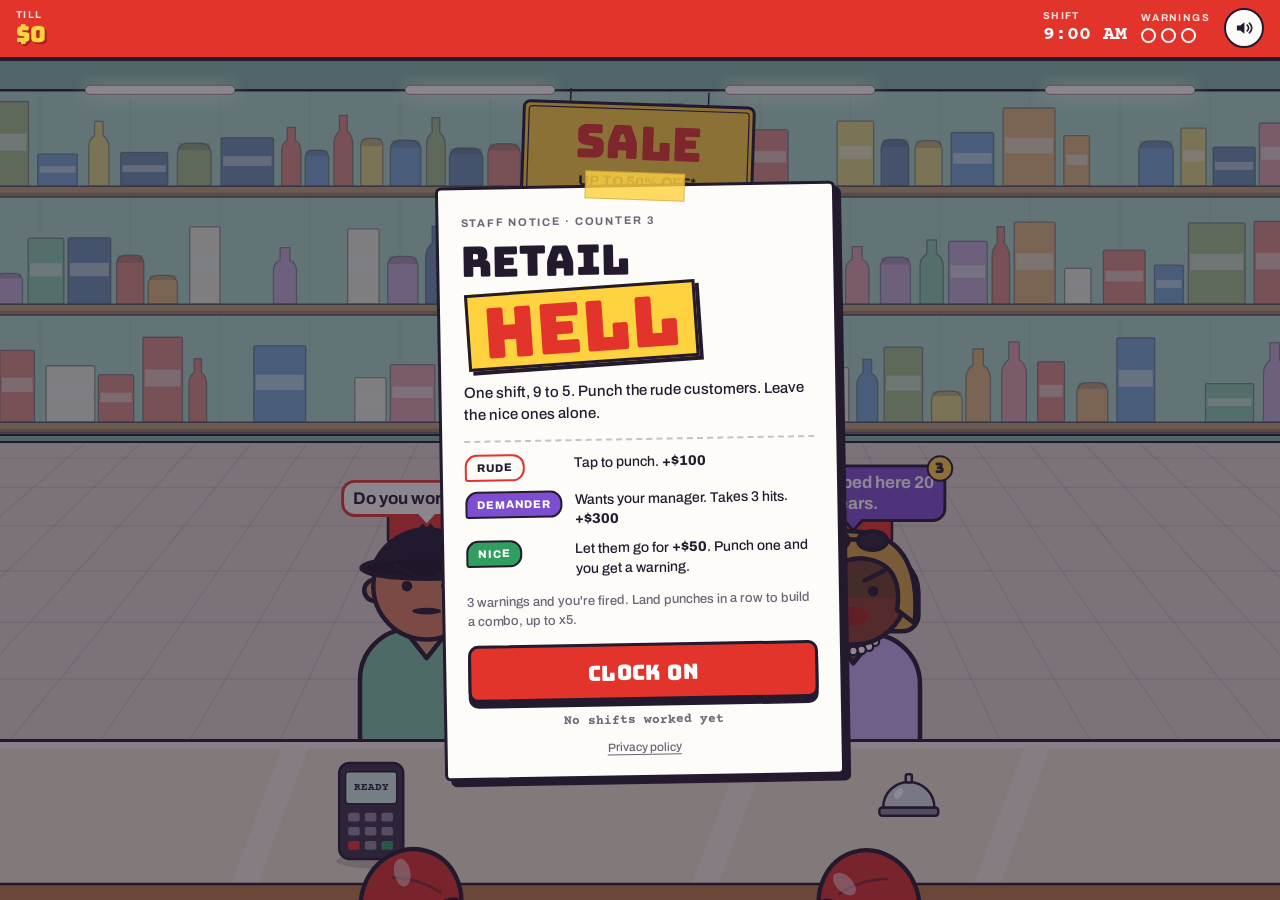
<file: index (1).html>
<!doctype html>
<html lang="en-AU">
<head>
<meta charset="utf-8">
<meta name="viewport" content="width=device-width, initial-scale=1, viewport-fit=cover">
<title>Retail Hell</title>
<meta name="description" content="Punch the rude customers, leave the nice ones alone, and survive a 9-to-5 retail shift.">
<meta name="theme-color" content="#e2342b">
<link rel="manifest" href="manifest.webmanifest">
<link rel="icon" type="image/png" sizes="192x192" href="icon-192.png">
<link rel="apple-touch-icon" href="icon-192.png">
<style>
@font-face{font-family:"Bungee";src:url([data-uri]) format("woff2");font-weight:400;font-style:normal;font-display:block}
@font-face{font-family:"Archivo";src:url([data-uri]) format("woff2");font-weight:500;font-style:normal;font-display:block}
@font-face{font-family:"Archivo";src:url([data-uri]) format("woff2");font-weight:700;font-style:normal;font-display:block}
@font-face{font-family:"Archivo";src:url([data-uri]) format("woff2");font-weight:800;font-style:normal;font-display:block}
@font-face{font-family:"Courier Prime";src:url([data-uri]) format("woff2");font-weight:400;font-style:normal;font-display:block}
@font-face{font-family:"Courier Prime";src:url([data-uri]) format("woff2");font-weight:700;font-style:normal;font-display:block}

:root{padding-top:env(safe-area-inset-top,0px);padding-bottom:env(safe-area-inset-bottom,0px)}
[hidden]{display:none!important}
body{font-size:14px}
img{max-width:100%}
.legal{margin:0;text-align:center;font:500 12px/1 var(--f-body)}
.legal a{color:var(--muted);text-underline-offset:3px}
@media (max-height:760px){
  .overlay{padding-block:14px}
  .notice{gap:10px;padding:22px 18px 18px}
  .title .t1{font-size:28px}
  .title .t2{font-size:46px}
  .lede{font-size:14px}
  .rules{gap:8px 10px;padding-top:10px}
  .rules .txt{font-size:13px;line-height:1.35}
  .fine{font-size:12px}
  .btn{padding:13px 18px 11px;font-size:19px}
  .receipt{line-height:1.35;padding-top:16px}
  .r-rule{margin:9px 0}
  .barcode{height:38px;margin:10px 0 4px}
  .printer{gap:14px}
}

/* Layout: one-screen game. Red shop-fascia HUD on top, canvas shop floor seen from behind the counter, paper overlays (staff notice, till receipt). Single committed look, no dark variant. */
:root{
  --ink:#241a2e;
  --paper:#fdfcf8;
  --sale:#e2342b;
  --sale-deep:#a8221b;
  --tag:#ffd23f;
  --nice:#2f9e5e;
  --boss:#7d4fd0;
  --muted:#6d6475;
  --f-display:"Bungee","Arial Black",Impact,sans-serif;
  --f-body:"Archivo","Helvetica Neue",Arial,sans-serif;
  --f-mono:"Courier Prime","Courier New",ui-monospace,monospace;
  color-scheme:light;
}
html{box-sizing:border-box;height:100%}
*,*::before,*::after{box-sizing:inherit}
body{height:100%;overflow:hidden;margin:0;background:linear-gradient(var(--sale) 50%,var(--ink) 50%);color:var(--ink);font-family:var(--f-body);overscroll-behavior:none;-webkit-tap-highlight-color:transparent;-webkit-user-select:none;user-select:none}
#app{height:100%;display:flex;flex-direction:column}

/* HUD: the shop fascia */
.hud{flex:none;display:flex;align-items:center;gap:14px;background:var(--sale);color:#fff;border-bottom:4px solid var(--ink);padding-block:8px 9px;padding-left:max(16px, env(safe-area-inset-left, 0px));padding-right:max(16px, env(safe-area-inset-right, 0px))}
.hud-cell{display:flex;flex-direction:column;gap:3px;min-width:0}
.hud-cell.till{flex:1 1 auto}
.lbl{font:700 10px/1 var(--f-body);letter-spacing:.14em;text-transform:uppercase;color:#ffe1dd}
.val{font:400 22px/1.05 var(--f-display);color:var(--tag);font-variant-numeric:tabular-nums;white-space:nowrap;text-shadow:2px 2px 0 var(--sale-deep)}
.clock .val{font:700 20px/1.1 var(--f-mono);color:#fff;text-shadow:none}
.clock.closing .val{color:var(--tag);animation:blink 1s steps(2,start) infinite}
@keyframes blink{50%{opacity:.35}}
.pips{display:flex;gap:5px;padding-top:2px}
.pips i{display:block;width:15px;height:15px;border-radius:50%;border:2px solid #fff}
.pips i.on{background:var(--tag);border-color:var(--ink);box-shadow:0 0 0 2px #fff}
.mute{flex:none;width:40px;height:40px;border-radius:50%;border:2px solid var(--ink);background:var(--paper);color:var(--ink);display:grid;place-items:center;cursor:pointer;padding:0}
.mute .slash{display:none}
.mute.is-muted .slash{display:inline}
.mute.is-muted .waves{display:none}
.mute:focus-visible,.btn:focus-visible{outline:3px solid var(--tag);outline-offset:3px}

/* Stage */
.stage{position:relative;flex:1 1 auto;min-height:0;overflow:hidden;background:var(--ink)}
#cv{position:absolute;inset:0;width:100%;height:100%;display:block;touch-action:none;cursor:pointer}
.combo{position:absolute;z-index:2;top:12px;left:max(16px, env(safe-area-inset-left, 0px));font:400 26px/1 var(--f-display);color:var(--tag);transform:rotate(-5deg);pointer-events:none;
  text-shadow:2px 2px 0 var(--ink),-1.5px -1.5px 0 var(--ink),1.5px -1.5px 0 var(--ink),-1.5px 1.5px 0 var(--ink),1.5px 1.5px 0 var(--ink)}
.combo small{font-size:.55em;letter-spacing:.06em}
.combo.pop{animation:pop .28s ease-out}
@keyframes pop{0%{transform:rotate(-5deg) scale(1.55)}100%{transform:rotate(-5deg) scale(1)}}

/* Overlays */
.overlay{position:absolute;inset:0;z-index:5;display:flex;flex-direction:column;align-items:center;overflow-y:auto;background:rgba(36,26,46,.52);padding-block:22px;padding-left:max(16px, env(safe-area-inset-left, 0px));padding-right:max(16px, env(safe-area-inset-right, 0px))}
.overlay>*{margin-block:auto}

/* Start: the staff notice */
.notice{position:relative;width:min(400px,100%);background:var(--paper);border:3px solid var(--ink);border-radius:6px;padding:28px 22px 22px;box-shadow:6px 6px 0 var(--ink);transform:rotate(-1deg);display:flex;flex-direction:column;gap:14px}
.notice::before{content:"";position:absolute;top:-15px;left:50%;width:100px;height:28px;transform:translateX(-50%) rotate(3deg);background:rgba(255,210,63,.8);border:1px solid rgba(36,26,46,.18)}
.eyebrow{margin:0;font:700 11px/1 var(--f-body);letter-spacing:.16em;text-transform:uppercase;color:var(--muted)}
.title{margin:0;font-family:var(--f-display);font-weight:400;line-height:.95;display:flex;flex-direction:column;align-items:flex-start;gap:6px}
.title .t1{font-size:clamp(30px,9vw,42px);color:var(--ink)}
.title .t2{font-size:clamp(46px,15vw,70px);color:var(--sale);background:var(--tag);padding:4px 14px 0;border:3px solid var(--ink);transform:rotate(-3deg);box-shadow:4px 4px 0 var(--ink);margin-left:4px}
.lede{margin:4px 0 0;font:500 15px/1.45 var(--f-body);text-wrap:pretty}
.rules{list-style:none;margin:0;padding:12px 0 0;border-top:2px dashed rgba(36,26,46,.25);display:grid;grid-template-columns:max-content 1fr;gap:10px 12px;align-items:start}
.rules li{display:contents}
.rules .txt{font:500 14px/1.4 var(--f-body)}
.rules b{font-weight:800}
.chip{justify-self:start;font:800 11px/1 var(--f-body);letter-spacing:.07em;text-transform:uppercase;padding:6px 10px;border:2px solid var(--ink);border-radius:12px 12px 12px 3px;white-space:nowrap}
.chip-rude{background:var(--paper);border-color:var(--sale);color:var(--ink)}
.chip-boss{background:var(--boss);color:#fff}
.chip-nice{background:var(--nice);color:#fff}
.fine{margin:0;font:500 13px/1.45 var(--f-body);color:var(--muted)}
.btn{font:400 21px/1 var(--f-display);letter-spacing:.02em;color:#fff;background:var(--sale);border:3px solid var(--ink);border-radius:10px;padding:16px 22px 14px;box-shadow:0 6px 0 var(--ink);cursor:pointer;transition:transform .08s,box-shadow .08s;width:100%}
.btn:active{transform:translateY(4px);box-shadow:0 2px 0 var(--ink)}
.best{margin:0;text-align:center;font:700 13px/1 var(--f-mono);color:var(--muted)}

/* End: the till receipt */
.printer{width:min(360px,100%);display:flex;flex-direction:column;gap:18px}
.mouth{position:relative;z-index:2;height:16px;margin:0 -10px -12px;background:var(--ink);border-radius:8px;box-shadow:inset 0 -4px 0 #3c3049}
.feed.printing{animation:print 1.1s steps(16,end) both}
@keyframes print{from{clip-path:inset(0 0 100% 0)}to{clip-path:inset(0 0 0 0)}}
.receipt{--z:7px;background:var(--paper);color:var(--ink);font:400 13.5px/1.45 var(--f-mono);padding:22px 18px calc(var(--z) + 18px);
  -webkit-mask:conic-gradient(from -45deg at bottom,#0000,#000 1deg 89deg,#0000 90deg) 50%/calc(2*var(--z)) 100%;
  mask:conic-gradient(from -45deg at bottom,#0000,#000 1deg 89deg,#0000 90deg) 50%/calc(2*var(--z)) 100%}
.r-head{text-align:center;display:flex;flex-direction:column;gap:3px}
.r-brand{font:400 21px/1.1 var(--f-display);letter-spacing:.03em}
.r-sub{font-size:12px;color:var(--muted)}
.r-rule{border:0;border-top:2px dashed rgba(36,26,46,.45);margin:12px 0}
.r-row{display:grid;grid-template-columns:minmax(0,1fr) auto 10ch;gap:8px;font-variant-numeric:tabular-nums}
.r-row .q{text-align:right;color:var(--muted)}
.r-row .a{text-align:right}
.r-cols{font-size:11px;letter-spacing:.12em;text-transform:uppercase;color:var(--muted);margin-bottom:4px}
.r-total{font-weight:700;font-size:18px;margin-top:2px}
.r-sm{font-size:12.5px}
.r-status{text-align:center;font-weight:700;letter-spacing:.08em;text-transform:uppercase;border:2px solid var(--ink);padding:7px 6px 6px;margin:16px 6px 10px;transform:rotate(-2deg)}
.r-status.fired{color:var(--sale);border-color:var(--sale)}
.r-best{text-align:center;font-weight:700}
.barcode{display:flex;justify-content:center;height:46px;margin:14px 0 4px}
.barcode span{display:block;background:var(--ink)}
.r-foot{text-align:center;font-size:12px;line-height:1.5}

@media (max-width:370px){
  .hud{gap:10px}
  .val{font-size:19px}
  .clock .val{font-size:17px}
  .receipt{font-size:12.5px;padding-left:14px;padding-right:14px}
}
@media (prefers-reduced-motion:reduce){
  .feed.printing,.combo.pop,.clock.closing .val{animation:none}
}
</style>
</head>
<body><div id="app">
  <header class="hud" id="hud">
    <div class="hud-cell till"><span class="lbl">Till</span><span class="val" id="score">$0</span></div>
    <div class="hud-cell clock" id="clockCell"><span class="lbl">Shift</span><span class="val" id="clock">9:00 AM</span></div>
    <div class="hud-cell"><span class="lbl">Warnings</span><span class="pips" id="pips"><i></i><i></i><i></i></span></div>
    <button class="mute" id="mute" type="button" aria-pressed="false" aria-label="Turn sound off">
      <svg viewBox="0 0 24 24" width="20" height="20" aria-hidden="true"><path d="M3.5 9h4l5-4v14l-5-4h-4z" fill="currentColor"/><path class="waves" d="M15.8 8.6c1.1 1 1.7 2.1 1.7 3.4s-.6 2.4-1.7 3.4M18.4 6.2c1.9 1.6 2.9 3.6 2.9 5.8s-1 4.2-2.9 5.8" fill="none" stroke="currentColor" stroke-width="2" stroke-linecap="round"/><path class="slash" d="M16 9.2l5 5.6m0-5.6l-5 5.6" fill="none" stroke="currentColor" stroke-width="2.2" stroke-linecap="round"/></svg>
    </button>
  </header>

  <main class="stage" id="stage">
    <canvas id="cv" aria-label="Shop counter with customers. Tap rude customers to punch them."></canvas>
    <div class="combo" id="combo" hidden></div>

    <section class="overlay" id="startScreen">
      <div class="notice">
        <p class="eyebrow">Staff notice · Counter 3</p>
        <h1 class="title"><span class="t1">Retail</span><span class="t2">Hell</span></h1>
        <p class="lede">One shift, 9 to 5. Punch the rude customers. Leave the nice ones alone.</p>
        <ul class="rules">
          <li><span class="chip chip-rude">Rude</span><span class="txt">Tap to punch. <b>+$100</b></span></li>
          <li><span class="chip chip-boss">Demander</span><span class="txt">Wants your manager. Takes 3 hits. <b>+$300</b></span></li>
          <li><span class="chip chip-nice">Nice</span><span class="txt">Let them go for <b>+$50</b>. Punch one and you get a warning.</span></li>
        </ul>
        <p class="fine">3 warnings and you're fired. Land punches in a row to build a combo, up to x5.</p>
        <button class="btn" id="startBtn" type="button">Clock on</button>
        <p class="best" id="bestStart">No shifts worked yet</p>
        <p class="legal"><a href="privacy.html">Privacy policy</a></p>
      </div>
    </section>

    <section class="overlay" id="endScreen" hidden>
      <div class="printer">
        <div>
          <div class="mouth"></div>
          <div class="feed" id="feed"><div class="receipt" id="receipt"></div></div>
        </div>
        <button class="btn" id="againBtn" type="button">Clock on again</button>
      </div>
    </section>
  </main>
</div>

<script>
(() => {
'use strict';
const $ = id => document.getElementById(id);
const cv = $('cv'), ctx = cv.getContext('2d'), stage = $('stage'), hud = $('hud');
const elScore = $('score'), elClock = $('clock'), elClockCell = $('clockCell'), elCombo = $('combo');
const elPips = Array.from(document.querySelectorAll('#pips i'));
const startScreen = $('startScreen'), endScreen = $('endScreen'), receiptEl = $('receipt'), feedEl = $('feed');
const muteBtn = $('mute'), bestStart = $('bestStart');
const reduceMotion = !!(window.matchMedia && matchMedia('(prefers-reduced-motion: reduce)').matches);

const C = {
  ink:'#241a2e', paper:'#fdfcf8', sale:'#e2342b', tag:'#ffd23f', nice:'#2f9e5e', boss:'#7d4fd0', muted:'#6d6475',
  wall:'#a9d8c8', wallDeep:'#7fb8a6', shelf:'#c98b53', shelfDeep:'#8f5a2e', floor:'#ddd5cc',
  bench:'#ece2cf', benchHi:'#f8f2e6', wood:'#b87a45', glove:'#d8312a', gloveDeep:'#a41f1a', term:'#3a3047', screen:'#cdeee0'
};
const FONT_BODY = 'Archivo, "Helvetica Neue", Arial, sans-serif';
const FONT_DISP = 'Bungee, "Arial Black", Impact, sans-serif';
const FONT_MONO = '"Courier Prime", "Courier New", monospace';
const TAU = Math.PI * 2;

const LINES = {
  rude: ["Do you work here?","It's cheaper online.","Can you check out the back?","I don't have the receipt.","The sign said 50% off!","Just scan it again.","Can I get a discount?","Why is only one till open?","I was here first!","Is this all you have?","I wore it once. Refund?","Can you price match?","I know the owner.","It's not like you're busy.","*clicks fingers*","Hurry up, I'm double parked.","I'll pay in five-cent coins."],
  phone: ["Hang on, I'm on the phone.","Yeah no, I'm at the shops...","Hold on, Brenda.","*keeps talking on phone*"],
  boss: ["I want to speak to your MANAGER.","Do you know who I am?","I'll be leaving a review.","I've shopped here 20 years.","Get me someone more senior.","This is UNACCEPTABLE."],
  nice: ["No rush, take your time!","Cheers, have a good one!","Here's my receipt.","Love your work!","Thanks for your help!","All good, I'll wait.","Busy day? Hang in there!"]
};
const WORDS = ['POW!','BAM!','WHAM!','BONK!','THWACK!','KAPOW!','SMACK!'];
const SKINS = ['#f6d5b8','#eec09a','#d9a074','#b97a4b','#8d5a36','#6b4128'];
const SHIRTS = ['#5b8fd1','#f2a65a','#7cc4a4','#e86a5c','#4a6fa5','#ee8a9a','#9bb36b','#f4d35e','#6f5b8a'];
const PANTS = ['#3b3f58','#5a4a3a','#2f4f6f','#6b6b6b','#4a3b5c'];
const HAIRC = ['#2b1d16','#5a3a22','#8a5a2b','#d9b25f','#3b3b3b','#b8b2a7','#a8452f'];

const SHIFT = 60000, RISE = 190, LEAVE = 230, HITDUR = 230, GLOVE_T = 270;
const KEY_BEST = 'register-rage-best', KEY_MUTE = 'register-rage-muted';

const clamp = (v,a,b) => Math.max(a, Math.min(b, v));
const lerp = (a,b,t) => a + (b - a) * t;
const rand = (a,b) => a + Math.random() * (b - a);
const pick = a => a[(Math.random() * a.length) | 0];
const easeOut = t => 1 - Math.pow(1 - t, 3);
const easeIn = t => t * t * t;
const easeInOut = t => t < .5 ? 4*t*t*t : 1 - Math.pow(-2*t + 2, 3) / 2;
const easeBack = t => { const c1 = 1.70158, c3 = c1 + 1; return 1 + c3*Math.pow(t-1,3) + c1*Math.pow(t-1,2); };

const store = {
  get(k, d){ try { const v = localStorage.getItem(k); return v == null ? d : v; } catch(e){ return d; } },
  set(k, v){ try { localStorage.setItem(k, v); } catch(e){} }
};

function moneyShort(v){ return (v < 0 ? '-$' : '$') + Math.abs(Math.round(v)).toLocaleString('en-AU'); }
function money(v){ return (v < 0 ? '-$' : '$') + Math.abs(v).toLocaleString('en-AU', {minimumFractionDigits:2, maximumFractionDigits:2}); }
function clockStr(ms){
  const m = 9*60 + Math.floor(clamp(ms, 0, SHIFT) / SHIFT * 480);
  const h = Math.floor(m / 60), mm = m % 60;
  let h12 = h % 12; if (h12 === 0) h12 = 12;
  return h12 + ':' + String(mm).padStart(2, '0') + ' ' + (h >= 12 ? 'PM' : 'AM');
}
function shade(hex, amt){
  const n = parseInt(hex.slice(1), 16);
  const f = v => Math.round(clamp(v * (1 + amt), 0, 255));
  return 'rgb(' + f(n >> 16) + ',' + f((n >> 8) & 255) + ',' + f(n & 255) + ')';
}
function rr(g, x, y, w, h, r){
  let tl, tr, br, bl;
  if (Array.isArray(r)) { tl = r[0]; tr = r[1]; br = r[2]; bl = r[3]; } else { tl = tr = br = bl = r; }
  const m = Math.min(w, h) / 2;
  tl = Math.min(tl, m); tr = Math.min(tr, m); br = Math.min(br, m); bl = Math.min(bl, m);
  g.beginPath();
  g.moveTo(x + tl, y);
  g.lineTo(x + w - tr, y); g.arcTo(x + w, y, x + w, y + tr, tr);
  g.lineTo(x + w, y + h - br); g.arcTo(x + w, y + h, x + w - br, y + h, br);
  g.lineTo(x + bl, y + h); g.arcTo(x, y + h, x, y + h - bl, bl);
  g.lineTo(x, y + tl); g.arcTo(x, y, x + tl, y, tl);
  g.closePath();
}
function starPath(g, x, y, r1, r2, n, rot){
  g.beginPath();
  for (let i = 0; i < n * 2; i++) {
    const r = i % 2 ? r2 : r1, a = rot + i / (n * 2) * TAU - Math.PI / 2;
    const px = x + Math.cos(a) * r, py = y + Math.sin(a) * r;
    if (i) g.lineTo(px, py); else g.moveTo(px, py);
  }
  g.closePath();
}

/* ---------- Sound ---------- */
const SFX = {
  ac:null, out:null, nb:null, muted:false,
  init(){
    try {
      if (!this.ac) {
        const AC = window.AudioContext || window.webkitAudioContext; if (!AC) return;
        this.ac = new AC();
        this.out = this.ac.createGain(); this.out.gain.value = this.muted ? 0 : 0.55; this.out.connect(this.ac.destination);
        const n = Math.floor(this.ac.sampleRate * 0.6), b = this.ac.createBuffer(1, n, this.ac.sampleRate), d = b.getChannelData(0);
        for (let i = 0; i < n; i++) d[i] = Math.random() * 2 - 1;
        this.nb = b;
      }
      if (this.ac.state === 'suspended') this.ac.resume();
    } catch(e){ this.ac = null; }
  },
  setMuted(m){ this.muted = m; try { if (this.out) this.out.gain.setTargetAtTime(m ? 0 : 0.55, this.ac.currentTime, 0.02); } catch(e){} },
  ok(){ return !!this.ac && !this.muted; },
  tone(f0, f1, dur, type, vol, delay){
    if (!this.ok()) return;
    try {
      const t = this.ac.currentTime + (delay || 0);
      const o = this.ac.createOscillator(), g = this.ac.createGain();
      o.type = type; o.frequency.setValueAtTime(f0, t);
      if (f1 !== f0) o.frequency.exponentialRampToValueAtTime(Math.max(1, f1), t + dur);
      g.gain.setValueAtTime(0.0001, t); g.gain.exponentialRampToValueAtTime(vol, t + 0.008); g.gain.exponentialRampToValueAtTime(0.0001, t + dur);
      o.connect(g); g.connect(this.out); o.start(t); o.stop(t + dur + 0.03);
    } catch(e){}
  },
  noise(dur, freq, vol, type, delay, f1){
    if (!this.ok()) return;
    try {
      const t = this.ac.currentTime + (delay || 0);
      const s = this.ac.createBufferSource(); s.buffer = this.nb;
      const f = this.ac.createBiquadFilter(); f.type = type || 'lowpass'; f.frequency.setValueAtTime(freq, t);
      if (f1) f.frequency.exponentialRampToValueAtTime(f1, t + dur);
      const g = this.ac.createGain(); g.gain.setValueAtTime(0.0001, t); g.gain.exponentialRampToValueAtTime(vol, t + 0.005); g.gain.exponentialRampToValueAtTime(0.0001, t + dur);
      s.connect(f); f.connect(g); g.connect(this.out); s.start(t); s.stop(t + dur + 0.03);
    } catch(e){}
  },
  punch(){ this.tone(170, 48, 0.2, 'sine', 0.9); this.noise(0.09, 2200, 0.5, 'lowpass'); },
  ko(){ this.punch(); this.tone(1318, 1318, 0.09, 'triangle', 0.2, 0.06); this.tone(1760, 1760, 0.24, 'triangle', 0.2, 0.13); },
  whiff(){ this.noise(0.16, 600, 0.22, 'bandpass', 0, 2400); },
  warn(){ this.tone(150, 150, 0.38, 'square', 0.16); this.tone(112, 112, 0.38, 'square', 0.14, 0.02); },
  serve(){ this.tone(784, 784, 0.07, 'triangle', 0.14); this.tone(1175, 1175, 0.12, 'triangle', 0.14, 0.07); },
  ding(){ this.tone(1568, 1568, 0.6, 'sine', 0.28); this.tone(3136, 3136, 0.25, 'sine', 0.07); },
  print(){ for (let i = 0; i < 15; i++) this.noise(0.03, 3200, 0.1, 'highpass', i * 0.07); }
};

/* ---------- State ---------- */
const bg = document.createElement('canvas'), bgx = bg.getContext('2d');
let W = 0, H = 0, dpr = 1, L = {}, slots = [];
let mode = 'attract';
let customers = [], bursts = [], floats = [], parts = [], stamps = [], events = [];
let nextId = 1, now = 0, elapsed = 0, spawnT = 0, attractT = 900;
let score = 0, warnings = 0, streak = 0, maxMult = 1, shownMult = 1, endReason = '', endClock = '';
let stats = {}, lastTxn = 'READY';
let shakeT = 0, shakeDur = 1, shakeMag = 0, flashA = 0;
const lastLine = {};
const gloves = [{side:-1, t:-1, tx:0, ty:0}, {side:1, t:-1, tx:0, ty:0}];
const hudCache = {};
let muted = store.get(KEY_MUTE, '0') === '1';

function resetStats(){ stats = {rudeKO:0, rudePts:0, bossKO:0, bossPts:0, niceServed:0, nicePts:0, nicePunched:0, escaped:0, punches:0, hits:0}; }
resetStats();

/* ---------- Layout ---------- */
function resize(){
  const r = stage.getBoundingClientRect();
  W = Math.max(240, Math.round(r.width)); H = Math.max(240, Math.round(r.height));
  dpr = Math.min(window.devicePixelRatio || 1, 2);
  cv.width = Math.round(W * dpr); cv.height = Math.round(H * dpr);
  layout(); buildBg();
}
function layout(){
  const cs = getComputedStyle(hud);
  const inset = Math.max(16, parseFloat(cs.paddingLeft) || 16, parseFloat(cs.paddingRight) || 16);
  const playW = Math.min(W - inset * 2, 640);
  const x0 = (W - playW) / 2;
  const counterH = clamp(H * 0.19, 76, 170);
  const counterTop = H - counterH;
  const slotW = playW / 3;
  const r = Math.max(15, Math.min(slotW * 0.25, H * 0.066, 56));
  const backScale = 0.74;
  const backBase = counterTop - r * 4.5;
  const floorTop = backBase - r * 1.1;
  const ceilH = clamp(H * 0.035, 18, 34);
  const gR = clamp(W * 0.1, 34, 58);
  L = {inset, playW, x0, counterH, counterTop, slotW, r, backScale, backBase, floorTop, ceilH, gR};
  slots = [
    {x:x0 + slotW * 0.5, base:counterTop, scale:1, row:0},
    {x:x0 + slotW * 1.5, base:counterTop, scale:1, row:0},
    {x:x0 + slotW * 2.5, base:counterTop, scale:1, row:0},
    {x:x0 + playW / 3, base:backBase, scale:backScale, row:1},
    {x:x0 + playW * 2 / 3, base:backBase, scale:backScale, row:1}
  ];
}

/* ---------- Static background (wall, shelves, floor) ---------- */
function buildBg(){
  bg.width = cv.width; bg.height = cv.height;
  const g = bgx; g.setTransform(dpr, 0, 0, dpr, 0, 0);
  g.fillStyle = C.wall; g.fillRect(0, 0, W, H);
  g.strokeStyle = 'rgba(36,26,46,.06)'; g.lineWidth = 2;
  for (let x = 40; x < W; x += 90) { g.beginPath(); g.moveTo(x, L.ceilH); g.lineTo(x, L.floorTop); g.stroke(); }

  let seed = 1337; const sr = () => { seed = (seed * 16807) % 2147483647; return (seed - 1) / 2147483646; };
  const sp = clamp(L.r * 2.5, 58, 118), ph = Math.max(6, L.r * 0.2), k = L.r / 30;
  const PROD = ['#f2a65a','#5b8fd1','#e86a5c','#f4d35e','#7cc4a4','#c79ad6','#fff3e0','#4a6fa5','#ee8a9a','#9bb36b'];
  for (let y = L.floorTop - ph - 9; y - sp * 0.55 > L.ceilH + 24; y -= sp) {
    let x = -sr() * 20;
    const maxH = Math.max(10, Math.min(sp - ph - 12, 52 * k));
    while (x < W) {
      if (sr() < 0.08) { x += 24 * k; continue; }
      const kind = sr(), col = PROD[(sr() * PROD.length) | 0];
      let w, h;
      g.lineWidth = 1.3; g.strokeStyle = 'rgba(36,26,46,.55)'; g.fillStyle = col;
      if (kind < 0.5) {
        w = (14 + sr() * 18) * k; h = Math.min((18 + sr() * 30) * k, maxH);
        rr(g, x, y - h, w, h, 1.5); g.fill(); g.stroke();
        g.fillStyle = 'rgba(255,255,255,.55)'; g.fillRect(x + 2, y - h * 0.62, Math.max(1, w - 4), h * 0.2);
      } else if (kind < 0.8) {
        w = (12 + sr() * 8) * k; h = Math.min((16 + sr() * 12) * k, maxH);
        rr(g, x, y - h, w, h, [w * 0.3, w * 0.3, 2, 2]); g.fill(); g.stroke();
        g.fillStyle = 'rgba(36,26,46,.25)'; g.fillRect(x + 1, y - h, w - 2, Math.max(3, h * 0.16));
      } else {
        w = (9 + sr() * 5) * k; h = Math.min((26 + sr() * 20) * k, maxH);
        const nw = w * 0.42;
        g.beginPath(); g.moveTo(x, y); g.lineTo(x, y - h * 0.6);
        g.quadraticCurveTo(x, y - h * 0.72, x + (w - nw) / 2, y - h * 0.78);
        g.lineTo(x + (w - nw) / 2, y - h); g.lineTo(x + (w + nw) / 2, y - h); g.lineTo(x + (w + nw) / 2, y - h * 0.78);
        g.quadraticCurveTo(x + w, y - h * 0.72, x + w, y - h * 0.6); g.lineTo(x + w, y); g.closePath(); g.fill(); g.stroke();
      }
      x += w + (2 + sr() * 5) * k;
    }
    g.fillStyle = C.shelf; g.fillRect(0, y, W, ph);
    g.fillStyle = C.shelfDeep; g.fillRect(0, y + ph * 0.6, W, ph * 0.4);
    g.strokeStyle = C.ink; g.lineWidth = 1.5;
    g.beginPath(); g.moveTo(0, y); g.lineTo(W, y); g.moveTo(0, y + ph); g.lineTo(W, y + ph); g.stroke();
  }
  g.fillStyle = 'rgba(169,216,200,.32)'; g.fillRect(0, L.ceilH, W, L.floorTop - L.ceilH);

  // ceiling and fluorescent tubes
  g.fillStyle = C.wallDeep; g.fillRect(0, 0, W, L.ceilH);
  g.strokeStyle = C.ink; g.lineWidth = 2.5; g.beginPath(); g.moveTo(0, L.ceilH); g.lineTo(W, L.ceilH); g.stroke();
  const n = Math.max(2, Math.round(W / 300)), tw = Math.min(150, W / (n + 1));
  for (let i = 0; i < n; i++) {
    const cx = W * (i + 0.5) / n;
    g.save(); g.shadowColor = 'rgba(255,255,236,.95)'; g.shadowBlur = 18; g.fillStyle = '#fffef4';
    rr(g, cx - tw / 2, L.ceilH - 5, tw, 9, 4.5); g.fill(); g.restore();
    g.strokeStyle = 'rgba(36,26,46,.4)'; g.lineWidth = 1; rr(g, cx - tw / 2, L.ceilH - 5, tw, 9, 4.5); g.stroke();
  }

  // floor tiles in perspective
  const ft = L.floorTop, depth = L.counterTop - ft;
  g.fillStyle = C.floor; g.fillRect(0, ft, W, H - ft);
  g.strokeStyle = 'rgba(36,26,46,.09)'; g.lineWidth = 1.5;
  for (let i = 1; i < 7; i++) { const yy = ft + depth * Math.pow(i / 7, 1.5); g.beginPath(); g.moveTo(0, yy); g.lineTo(W, yy); g.stroke(); }
  const vpx = W / 2, vpy = ft - depth * 1.6, tA = (ft - vpy) / (L.counterTop - vpy);
  for (let i = -10; i <= 10; i++) { const xb = W / 2 + i * 90, xa = vpx + (xb - vpx) * tA; g.beginPath(); g.moveTo(xa, ft); g.lineTo(xb, L.counterTop); g.stroke(); }
  g.fillStyle = C.wallDeep; g.fillRect(0, ft - 7, W, 7);
  g.strokeStyle = C.ink; g.lineWidth = 2; g.beginPath(); g.moveTo(0, ft - 7); g.lineTo(W, ft - 7); g.moveTo(0, ft); g.lineTo(W, ft); g.stroke();
}

/* ---------- Customers ---------- */
function makeLook(type){
  if (type === 'boss') return {skin:pick(SKINS), shirt:'#c3aef0', pants:'#4b3f63', style:'bob', hairC:pick(['#e9c46a','#d9a441','#f0d58c']), capC:'#000', stripe:false, pearls:true};
  return {skin:pick(SKINS), shirt:pick(SHIRTS), pants:pick(PANTS), style:pick(['short','short','spiky','bald','cap','bun','long','long']),
          hairC:pick(HAIRC), capC:pick(['#e2342b','#4a6fa5','#2f9e5e','#241a2e','#f2a65a']), stripe:Math.random() < 0.3, pearls:false};
}
function pickLine(type, variant){
  const key = variant === 'phone' ? 'phone' : type;
  const list = LINES[key];
  let l = pick(list), guard = 0;
  while (l === lastLine[key] && guard++ < 6) l = pick(list);
  lastLine[key] = l; return l;
}
function freeSlots(){
  const out = [];
  for (let i = 0; i < slots.length; i++) if (!customers.some(c => c.slot === i && !c.dead)) out.push(i);
  return out;
}
function spawn(slotIdx, type, opts){
  opts = opts || {};
  const p = Math.min(1, elapsed / SHIFT);
  if (!type) {
    const rn = Math.random(), pn = 0.2 + 0.08 * p, pb = p > 0.12 ? 0.11 : 0;
    type = rn < pn ? 'nice' : (rn < pn + pb ? 'boss' : 'rude');
  }
  const variant = type === 'rude' && Math.random() < 0.18 ? 'phone' : null;
  const c = {id:nextId++, type, variant, slot:slotIdx, state:'rising', t:0, upT:0, bubbleT:0, anger:0, pending:0,
             hp:type === 'boss' ? 3 : 1, look:makeLook(type), line:pickLine(type, variant), dead:false, bub:null};
  if (mode === 'play') c.stay = type === 'boss' ? lerp(3600, 2500, p) : type === 'nice' ? lerp(2100, 1500, p) : lerp(2300, 1150, p);
  else c.stay = rand(2600, 4200);
  if (opts.up) { c.state = 'up'; c.bubbleT = 1000; c.upT = rand(0, 600); }
  customers.push(c);
  return c;
}
function vis(c){
  if (c.state === 'rising') return easeOut(Math.min(1, c.t / RISE));
  if (c.state === 'leaving') return 1 - easeIn(Math.min(1, c.t / LEAVE));
  return 1;
}
function custY(c){
  const s = slots[c.slot], R = L.r * s.scale;
  let y = s.base + (1 - vis(c)) * 4.5 * R;
  if (c.state === 'up') {
    const amp = c.type === 'nice' ? 0.025 : 0.035 + 0.05 * c.anger;
    y += Math.sin(now * (c.type === 'nice' ? 0.004 : 0.012) + c.id * 1.7) * R * amp;
  }
  return y;
}
function timeout(c){
  c.state = 'leaving'; c.t = 0;
  if (mode !== 'play') return;
  const s = slots[c.slot], R = L.r * s.scale, y = s.base - 4.3 * R;
  if (c.type === 'nice') {
    score += 50; stats.niceServed++; stats.nicePts += 50; lastTxn = '+$50';
    addFloat(s.x, y, '+$50', C.nice); SFX.serve();
  } else {
    stats.escaped++; streak = 0; setCombo(1);
    addFloat(s.x, y, '★☆☆☆☆', C.muted, 0.9, FONT_BODY);
  }
}
function knockOut(c, hx){
  const s = slots[c.slot], R = L.r * s.scale;
  c.fx = s.x; c.fy = custY(c); c.R = R;
  const dir = (s.x - hx) >= 0 ? 1 : -1;
  c.vx = dir * rand(60, 160) + (s.x - W / 2) * 0.6;
  c.vy = -rand(0.85, 1.15) * H;
  c.rot = 0; c.spin = dir * rand(5, 9);
  c.state = 'flying'; c.t = 0; c.slot = -1; c.bub = null;
}

/* ---------- Effects ---------- */
function schedule(ms, fn){ events.push({at:now + ms, fn}); }
function addFloat(x, y, text, color, scale, font){ floats.push({x, y, text, color, t:0, life:900, size:clamp(L.r * 0.55, 15, 26) * (scale || 1), font:font || FONT_DISP}); }
function addBurst(x, y, word, R, bad){ bursts.push({x, y, word, R:Math.max(22, R), bad, t:0, life:420, rot:rand(-0.25, 0.25)}); }
function addStars(x, y, R, n){
  for (let i = 0; i < n; i++) {
    const a = rand(0, TAU), sp = rand(160, 320);
    parts.push({x, y, vx:Math.cos(a) * sp, vy:Math.sin(a) * sp - 120, rot:rand(0, TAU), spin:rand(-8, 8), t:0, life:rand(450, 700), size:Math.max(5, R * rand(0.14, 0.22))});
  }
}
function stamp(text, color){ stamps = [{text, color, t:0, life:1150}]; }
function shake(mag, dur){
  if (reduceMotion) mag *= 0.25;
  const cur = shakeT > 0 ? shakeMag * (shakeT / shakeDur) : 0;
  if (mag >= cur) { shakeMag = mag; shakeDur = dur; shakeT = dur; }
}
function setCombo(mult){
  if (mult === shownMult) return;
  const up = mult > shownMult; shownMult = mult;
  if (mult < 2) { elCombo.hidden = true; return; }
  elCombo.innerHTML = 'x' + mult + ' <small>combo</small>';
  elCombo.hidden = false;
  if (up) { elCombo.classList.remove('pop'); void elCombo.offsetWidth; elCombo.classList.add('pop'); }
}
function updatePips(){ elPips.forEach((p, i) => p.classList.toggle('on', i < warnings)); }

/* ---------- Punching ---------- */
function findTarget(px, py){
  const list = customers.filter(c => !c.dead && c.slot >= 0 && (c.state === 'up' || c.state === 'hit' || (c.state === 'rising' && vis(c) > 0.35)));
  const ordered = list.filter(c => slots[c.slot].row === 0).concat(list.filter(c => slots[c.slot].row === 1));
  for (const c of ordered) {
    const b = c.bub;
    if (b && px >= b.x - 4 && px <= b.x + b.w + 4 && py >= b.y - 4 && py <= b.y + b.h + 12) {
      const s = slots[c.slot], R = L.r * s.scale;
      return {c, hx:s.x, hy:custY(c) - 2.85 * R};
    }
  }
  for (const c of ordered) {
    const s = slots[c.slot], R = L.r * s.scale, y = custY(c);
    const clipY = s.row ? L.backBase : L.counterTop;
    const top = y - 4.0 * R - 8, bot = Math.min(clipY + (s.row ? 4 : 10), y + R);
    if (px >= s.x - 1.45 * R - 8 && px <= s.x + 1.45 * R + 8 && py >= top && py <= bot) {
      return {c, hx:clamp(px, s.x - R, s.x + R), hy:clamp(py, y - 3.6 * R, Math.min(clipY, y) - R * 0.3)};
    }
  }
  return null;
}
function launchGlove(tx, ty){
  let g = tx < W / 2 ? gloves[0] : gloves[1];
  const other = g === gloves[0] ? gloves[1] : gloves[0];
  if (g.t >= 0 && g.t < 200 && (other.t < 0 || other.t >= 200)) g = other;
  g.t = 0; g.tx = tx; g.ty = ty;
}
function resolveHit(c, hx, hy){
  c.pending = Math.max(0, c.pending - 1);
  if (c.dead || c.state === 'flying' || c.slot < 0 || mode !== 'play') return;
  stats.hits++;
  const s = slots[c.slot], R = L.r * s.scale;
  if (c.type === 'nice') {
    warnings++; streak = 0; setCombo(1); score -= 200; stats.nicePunched++; lastTxn = '-$200';
    addBurst(hx, hy, 'OOPS!', R, true); addStars(hx, hy, R, 4);
    addFloat(s.x, s.base - 4.4 * R, '-$200', C.sale);
    knockOut(c, hx);
    stamp('WARNING ' + warnings + '/3', C.sale); flashA = Math.max(flashA, 0.32); shake(9, 280);
    SFX.punch(); SFX.warn(); updatePips();
    if (warnings >= 3) endGame('fired');
    return;
  }
  c.hp--; streak++;
  const mult = Math.min(5, 1 + Math.floor(streak / 3));
  if (mult > maxMult) maxMult = mult;
  if (c.hp > 0) {
    const pts = 25 * mult; score += pts; stats.bossPts += pts; lastTxn = '+$' + pts;
    c.state = 'hit'; c.t = 0; c.stay += 350;
    addBurst(hx, hy, 'OOF!', R * 0.8, false);
    addFloat(hx, hy - R * 0.7, '+$' + pts, C.boss, 0.85);
    shake(3, 100); SFX.punch();
  } else {
    const pts = (c.type === 'boss' ? 300 : 100) * mult; score += pts;
    if (c.type === 'boss') { stats.bossKO++; stats.bossPts += pts; } else { stats.rudeKO++; stats.rudePts += pts; }
    lastTxn = '+$' + pts.toLocaleString('en-AU');
    addBurst(hx, hy, pick(WORDS), R, false); addStars(hx, hy, R, 6);
    addFloat(s.x, s.base - 4.4 * R, mult > 1 ? '+$' + pts + ' x' + mult : '+$' + pts, c.type === 'boss' ? C.boss : C.ink);
    knockOut(c, hx); shake(c.type === 'boss' ? 7 : 5, 150);
    SFX.ko();
  }
  setCombo(mult);
}
function whiff(px, py){
  if (mode !== 'play') return;
  streak = 0; setCombo(1);
  addFloat(px, py, 'whiff', C.muted, 0.8, FONT_BODY);
  SFX.whiff();
}
cv.addEventListener('pointerdown', e => {
  if (mode !== 'play') return;
  e.preventDefault();
  SFX.init();
  const rc = cv.getBoundingClientRect(), px = e.clientX - rc.left, py = e.clientY - rc.top;
  stats.punches++;
  const tg = findTarget(px, py);
  if (tg) {
    const c = tg.c; c.pending++;
    launchGlove(tg.hx, tg.hy);
    schedule(65, () => resolveHit(c, tg.hx, tg.hy));
  } else {
    launchGlove(px, py);
    schedule(65, () => whiff(px, py));
  }
}, {passive:false});
cv.addEventListener('contextmenu', e => e.preventDefault());

/* ---------- Game flow ---------- */
function startGame(){
  SFX.init(); SFX.ding();
  resetStats();
  score = 0; warnings = 0; streak = 0; maxMult = 1; elapsed = 0; spawnT = 700; lastTxn = '$0';
  events = []; floats = []; bursts = []; parts = [];
  for (const c of customers) if (c.slot >= 0 && !c.dead && c.state !== 'leaving') { c.state = 'leaving'; c.t = 0; }
  startScreen.hidden = true; endScreen.hidden = true;
  mode = 'play';
  setCombo(1); updatePips();
  stamp('DOORS OPEN', C.nice);
}
function endGame(reason){
  if (mode !== 'play') return;
  mode = 'ending'; endReason = reason; endClock = clockStr(elapsed);
  for (const c of customers) if (!c.dead && c.slot >= 0 && c.state !== 'leaving') { c.state = 'leaving'; c.t = 0; }
  stamp(reason === 'fired' ? "YOU'RE FIRED" : 'SHIFT OVER', reason === 'fired' ? C.sale : C.ink);
  if (reason === 'done') SFX.ding();
  setCombo(1);
  schedule(1500, showReceipt);
}
function barcode(seed){
  let s = (Math.abs(seed | 0) % 2147483646) + 1;
  const r = () => { s = (s * 48271) % 2147483647; return s / 2147483647; };
  let html = '';
  for (let i = 0; i < 44; i++) html += '<span style="width:' + (1 + Math.floor(r() * 3)) + 'px;margin-right:' + (1 + Math.floor(r() * 2)) + 'px"></span>';
  return html;
}
function buildReceipt(isBest, bestVal){
  const d = new Date();
  const date = d.toLocaleDateString('en-AU', {day:'2-digit', month:'2-digit', year:'numeric'});
  const time = d.toLocaleTimeString('en-AU', {hour:'numeric', minute:'2-digit'});
  const docket = String(Math.floor(100000 + Math.random() * 899999));
  const acc = stats.punches ? Math.round(stats.hits / stats.punches * 100) : 0;
  const rows = [
    ['Rude customers decked', stats.rudeKO, stats.rudePts],
    ['Demanders KO’d', stats.bossKO, stats.bossPts],
    ['Nice customers served', stats.niceServed, stats.nicePts],
    ['Nice customers punched', stats.nicePunched, -200 * stats.nicePunched],
    ['1-star reviews', stats.escaped, 0]
  ];
  const gst = score > 0 ? score / 11 : 0;
  const fired = endReason === 'fired';
  return '<div class="r-head"><div class="r-brand">Retail Hell</div>' +
    '<div class="r-sub">Counter 3 · Till 07 · Floor staff</div>' +
    '<div class="r-sub">' + date + ' ' + time + ' · Docket ' + docket + '</div></div>' +
    '<hr class="r-rule">' +
    '<div class="r-row r-cols"><span>Item</span><span class="q">Qty</span><span class="a">Amount</span></div>' +
    rows.map(r => '<div class="r-row"><span>' + r[0] + '</span><span class="q">x' + r[1] + '</span><span class="a">' + money(r[2]) + '</span></div>').join('') +
    '<hr class="r-rule">' +
    '<div class="r-row r-total"><span>TOTAL</span><span></span><span class="a">' + money(score) + '</span></div>' +
    '<div class="r-row r-sm"><span>Incl. GST</span><span></span><span class="a">' + money(gst) + '</span></div>' +
    '<hr class="r-rule">' +
    '<div class="r-row r-sm"><span>Best combo</span><span></span><span class="a">x' + maxMult + '</span></div>' +
    '<div class="r-row r-sm"><span>Punch accuracy</span><span></span><span class="a">' + acc + '%</span></div>' +
    '<div class="r-status' + (fired ? ' fired' : '') + '">' + (fired ? 'Terminated at ' + endClock : 'Shift complete · 5:00 PM') + '</div>' +
    '<div class="r-best">' + (isBest ? 'New best shift!' : 'Best shift ' + money(bestVal)) + '</div>' +
    '<div class="barcode" aria-hidden="true">' + barcode(score * 7 + stats.punches) + '</div>' +
    '<div class="r-foot">' + docket + '</div>' +
    '<div class="r-foot">Thanks for clocking on.<br>No refunds. No exchanges.</div>';
}
function showReceipt(){
  const best = Number(store.get(KEY_BEST, '0')) || 0;
  const isBest = score > best && score > 0;
  if (isBest) store.set(KEY_BEST, String(score));
  receiptEl.innerHTML = buildReceipt(isBest, Math.max(best, score));
  endScreen.hidden = false; endScreen.scrollTop = 0;
  feedEl.classList.remove('printing'); void feedEl.offsetWidth; feedEl.classList.add('printing');
  mode = 'over'; attractT = 1200;
  SFX.print(); renderBest();
}
function renderBest(){
  const best = Number(store.get(KEY_BEST, '0')) || 0;
  bestStart.textContent = best > 0 ? 'Best shift: ' + moneyShort(best) : 'No shifts worked yet';
}
$('startBtn').addEventListener('click', startGame);
$('againBtn').addEventListener('click', startGame);
function renderMute(){
  muteBtn.setAttribute('aria-pressed', String(muted));
  muteBtn.setAttribute('aria-label', muted ? 'Turn sound on' : 'Turn sound off');
  muteBtn.classList.toggle('is-muted', muted);
}
muteBtn.addEventListener('click', () => { muted = !muted; SFX.init(); SFX.setMuted(muted); store.set(KEY_MUTE, muted ? '1' : '0'); renderMute(); });
SFX.muted = muted; renderMute(); renderBest();

/* ---------- Update ---------- */
function update(dt){
  const ds = dt / 1000;
  for (let i = events.length - 1; i >= 0; i--) if (events[i].at <= now) { const e = events[i]; events.splice(i, 1); e.fn(); }

  if (mode === 'play') {
    elapsed += dt;
    if (elapsed >= SHIFT) { elapsed = SHIFT; endGame('done'); }
    else {
      spawnT -= dt;
      if (spawnT <= 0) {
        const free = freeSlots(), p = elapsed / SHIFT;
        if (free.length) {
          const i = pick(free); spawn(i);
          if (p > 0.5 && Math.random() < 0.25 && free.length > 1) spawn(pick(free.filter(f => f !== i)));
          spawnT = lerp(1050, 430, p) * (elapsed > SHIFT - 10000 ? 0.85 : 1) * rand(0.75, 1.25);
        } else spawnT = 120;
      }
    }
  } else if (mode === 'attract' || mode === 'over') {
    attractT -= dt;
    if (attractT <= 0) {
      attractT = rand(700, 1600);
      const active = customers.filter(c => !c.dead && c.slot >= 0).length, free = freeSlots();
      if (active < 3 && free.length) { const rn = Math.random(); spawn(pick(free), rn < 0.3 ? 'nice' : rn < 0.42 ? 'boss' : 'rude'); }
    }
  }

  for (const c of customers) {
    if (c.dead) continue;
    c.t += dt;
    switch (c.state) {
      case 'rising': if (c.t >= RISE) { c.state = 'up'; c.t = 0; c.upT = 0; c.bubbleT = 0; } break;
      case 'up':
        c.upT += dt; c.bubbleT += dt;
        c.anger = c.type === 'nice' ? 0 : Math.min(1, c.upT / c.stay);
        if (c.upT >= c.stay && c.pending === 0) timeout(c);
        break;
      case 'hit': c.bubbleT += dt; if (c.t >= HITDUR) { c.state = 'up'; c.t = 0; } break;
      case 'leaving': if (c.t >= LEAVE) c.dead = true; break;
      case 'flying':
        c.vy += H * 2.3 * ds; c.fx += c.vx * ds; c.fy += c.vy * ds; c.rot += c.spin * ds;
        if (c.t > 1050) c.dead = true;
        break;
    }
  }
  customers = customers.filter(c => !c.dead);

  for (const g of gloves) if (g.t >= 0) { g.t += dt; if (g.t > GLOVE_T) g.t = -1; }
  for (const b of bursts) b.t += dt; bursts = bursts.filter(b => b.t < b.life);
  for (const f of floats) f.t += dt; floats = floats.filter(f => f.t < f.life);
  for (const s of stamps) s.t += dt; stamps = stamps.filter(s => s.t < s.life);
  for (const p of parts) { p.t += dt; p.vy += 600 * ds; p.x += p.vx * ds; p.y += p.vy * ds; p.rot += p.spin * ds; }
  parts = parts.filter(p => p.t < p.life);
  if (shakeT > 0) shakeT = Math.max(0, shakeT - dt);
  if (flashA > 0) flashA = Math.max(0, flashA - dt / 1200);

  const sTxt = moneyShort(score);
  if (hudCache.s !== sTxt) { hudCache.s = sTxt; elScore.textContent = sTxt; }
  const cTxt = clockStr(mode === 'attract' ? 0 : elapsed);
  if (hudCache.c !== cTxt) { hudCache.c = cTxt; elClock.textContent = cTxt; }
  const closing = mode === 'play' && elapsed > SHIFT - 10000;
  if (hudCache.closing !== closing) { hudCache.closing = closing; elClockCell.classList.toggle('closing', closing); }
}

/* ---------- Drawing ---------- */
function drawHair(lk, R, cy, lw){
  ctx.strokeStyle = C.ink; ctx.lineWidth = lw; ctx.fillStyle = lk.hairC;
  const cap = col => { ctx.fillStyle = col; ctx.beginPath(); ctx.arc(0, cy, R * 1.06, Math.PI + 0.32, TAU - 0.32); ctx.closePath(); ctx.fill(); ctx.stroke(); };
  switch (lk.style) {
    case 'short': case 'long': cap(lk.hairC); break;
    case 'bun':
      ctx.beginPath(); ctx.arc(0, cy - R * 1.12, R * 0.38, 0, TAU); ctx.fill(); ctx.stroke(); cap(lk.hairC); break;
    case 'spiky':
      for (const k of [-0.55, -0.1, 0.38]) {
        ctx.beginPath(); ctx.moveTo(k * R - R * 0.26, cy - R * 0.82); ctx.lineTo(k * R + R * 0.06, cy - R * 1.45); ctx.lineTo(k * R + R * 0.32, cy - R * 0.82); ctx.closePath(); ctx.fill(); ctx.stroke();
      }
      cap(lk.hairC); break;
    case 'cap':
      cap(lk.capC);
      ctx.fillStyle = shade(lk.capC, -0.25); ctx.beginPath(); ctx.ellipse(0, cy - R * 0.34, R * 1.22, R * 0.2, 0, 0, TAU); ctx.fill(); ctx.stroke();
      ctx.fillStyle = lk.capC; ctx.beginPath(); ctx.arc(0, cy - R * 1.05, R * 0.1, 0, TAU); ctx.fill(); ctx.stroke(); break;
    case 'bald':
      for (const sx of [-1, 1]) { ctx.beginPath(); ctx.arc(sx * R * 0.9, cy - R * 0.12, R * 0.22, 0, TAU); ctx.fill(); ctx.stroke(); }
      ctx.fillStyle = 'rgba(255,255,255,.45)'; ctx.beginPath(); ctx.ellipse(-R * 0.36, cy - R * 0.6, R * 0.24, R * 0.12, -0.5, 0, TAU); ctx.fill(); break;
    case 'bob':
      ctx.beginPath();
      ctx.moveTo(-R * 1.12, cy + R * 0.55);
      ctx.quadraticCurveTo(-R * 1.3, cy - R * 1.25, R * 0.05, cy - R * 1.12);
      ctx.quadraticCurveTo(R * 1.3, cy - R * 1.05, R * 1.15, cy + R * 0.6);
      ctx.lineTo(R * 0.82, cy + R * 0.35);
      ctx.quadraticCurveTo(R * 0.95, cy - R * 0.55, R * 0.15, cy - R * 0.62);
      ctx.quadraticCurveTo(-R * 0.5, cy - R * 0.6, -R * 0.92, cy + R * 0.1);
      ctx.closePath(); ctx.fill(); ctx.stroke();
      ctx.fillStyle = '#2a2233';
      for (const sx of [-1, 1]) { ctx.beginPath(); ctx.ellipse(sx * R * 0.36, cy - R * 0.95, R * 0.27, R * 0.17, 0, 0, TAU); ctx.fill(); ctx.stroke(); }
      ctx.beginPath(); ctx.moveTo(-R * 0.1, cy - R * 0.97); ctx.lineTo(R * 0.1, cy - R * 0.97); ctx.stroke();
      break;
  }
}
function drawFace(c, R, cy, lw){
  const ko = c.state === 'flying', shocked = !ko && c.state === 'hit';
  ctx.strokeStyle = C.ink; ctx.fillStyle = C.ink; ctx.lineWidth = lw; ctx.lineCap = 'round';
  const ex = R * 0.37, ey = cy;
  for (const sx of [-1, 1]) {
    const x = sx * ex;
    if (ko) {
      const d = R * 0.13;
      ctx.beginPath(); ctx.moveTo(x - d, ey - d); ctx.lineTo(x + d, ey + d); ctx.moveTo(x + d, ey - d); ctx.lineTo(x - d, ey + d); ctx.stroke();
    } else if (shocked) {
      ctx.fillStyle = '#fff'; ctx.beginPath(); ctx.arc(x, ey, R * 0.17, 0, TAU); ctx.fill(); ctx.stroke();
      ctx.fillStyle = C.ink; ctx.beginPath(); ctx.arc(x, ey, R * 0.06, 0, TAU); ctx.fill();
    } else if (c.type === 'nice') {
      ctx.beginPath(); ctx.arc(x, ey + R * 0.06, R * 0.13, Math.PI * 1.1, Math.PI * 1.9); ctx.stroke();
    } else {
      ctx.beginPath(); ctx.arc(x, ey, R * 0.1, 0, TAU); ctx.fill();
    }
    if (!ko) {
      ctx.beginPath();
      if (c.type === 'nice') ctx.arc(x, ey - R * 0.2, R * 0.16, Math.PI * 1.2, Math.PI * 1.8);
      else if (shocked) { ctx.moveTo(x - R * 0.16, ey - R * 0.38); ctx.lineTo(x + R * 0.16, ey - R * 0.4); }
      else { ctx.moveTo(x + sx * R * 0.2, ey - R * 0.38); ctx.lineTo(x - sx * R * 0.16, ey - R * 0.2); }
      ctx.stroke();
    }
  }
  const my = cy + R * 0.47;
  if (ko || shocked) {
    ctx.fillStyle = C.ink; ctx.beginPath(); ctx.ellipse(0, my, R * 0.14, R * 0.18, 0, 0, TAU); ctx.fill();
  } else if (c.type === 'nice') {
    ctx.beginPath(); ctx.arc(0, cy + R * 0.16, R * 0.36, Math.PI * 0.2, Math.PI * 0.8); ctx.stroke();
    ctx.fillStyle = 'rgba(238,138,154,.65)';
    for (const sx of [-1, 1]) { ctx.beginPath(); ctx.arc(sx * R * 0.6, cy + R * 0.3, R * 0.14, 0, TAU); ctx.fill(); }
  } else {
    const open = c.variant === 'phone' ? 0.06 + 0.05 * Math.abs(Math.sin(now * 0.02 + c.id)) : 0.06 + 0.13 * Math.abs(Math.sin(now * 0.017 + c.id));
    ctx.fillStyle = c.type === 'boss' ? '#a8221b' : C.ink;
    ctx.beginPath(); ctx.ellipse(0, my, R * 0.27, R * open, 0, 0, TAU); ctx.fill();
  }
}
function drawPerson(c, R){
  const lk = c.look, lw = Math.max(1.6, R * 0.085), cy = -2.85 * R;
  ctx.lineWidth = lw; ctx.strokeStyle = C.ink; ctx.lineJoin = 'round'; ctx.lineCap = 'round';
  ctx.fillStyle = lk.pants;
  rr(ctx, -R * 0.92, R * 0.55, R * 0.78, R * 1.45, R * 0.28); ctx.fill(); ctx.stroke();
  rr(ctx, R * 0.14, R * 0.55, R * 0.78, R * 1.45, R * 0.28); ctx.fill(); ctx.stroke();
  ctx.fillStyle = lk.hairC;
  if (lk.style === 'long') { rr(ctx, -R * 1.14, cy - R * 0.55, R * 2.28, R * 2.0, [R, R, R * 0.45, R * 0.45]); ctx.fill(); ctx.stroke(); }
  if (lk.style === 'bob') { rr(ctx, -R * 1.22, cy - R * 0.7, R * 2.44, R * 1.45, [R * 1.1, R * 1.1, R * 0.3, R * 0.3]); ctx.fill(); ctx.stroke(); }
  ctx.fillStyle = lk.skin; rr(ctx, -R * 0.3, cy + R * 0.6, R * 0.6, R * 0.75, R * 0.1); ctx.fill(); ctx.stroke();
  rr(ctx, -R * 1.25, -2.05 * R, R * 2.5, R * 2.9, [R * 0.95, R * 0.95, R * 0.35, R * 0.35]);
  ctx.fillStyle = lk.shirt; ctx.fill();
  if (lk.stripe) {
    ctx.save(); ctx.clip(); ctx.fillStyle = 'rgba(255,255,255,.45)';
    for (let y = -1.85 * R; y < R; y += R * 0.42) ctx.fillRect(-R * 1.3, y, R * 2.6, R * 0.17);
    ctx.restore();
  }
  ctx.stroke();
  ctx.fillStyle = lk.skin;
  ctx.beginPath(); ctx.moveTo(-R * 0.42, -2.03 * R); ctx.lineTo(0, -1.5 * R); ctx.lineTo(R * 0.42, -2.03 * R); ctx.closePath(); ctx.fill();
  ctx.beginPath(); ctx.moveTo(-R * 0.42, -2.03 * R); ctx.lineTo(0, -1.5 * R); ctx.lineTo(R * 0.42, -2.03 * R); ctx.stroke();
  if (lk.pearls) {
    ctx.fillStyle = '#fff'; ctx.lineWidth = Math.max(1, lw * 0.5);
    for (let i = 0; i < 7; i++) { const a = Math.PI * (0.2 + 0.6 * i / 6); ctx.beginPath(); ctx.arc(Math.cos(a) * R * 0.5, -2.15 * R + Math.sin(a) * R * 0.42, R * 0.08, 0, TAU); ctx.fill(); ctx.stroke(); }
    ctx.lineWidth = lw;
  }
  ctx.fillStyle = lk.skin;
  for (const sx of [-1, 1]) { ctx.beginPath(); ctx.arc(sx * R * 0.97, cy + R * 0.08, R * 0.2, 0, TAU); ctx.fill(); ctx.stroke(); }
  ctx.beginPath(); ctx.arc(0, cy, R, 0, TAU); ctx.fill(); ctx.stroke();
  if (c.type !== 'nice' && c.anger > 0.05 && c.state !== 'flying') {
    ctx.save(); ctx.beginPath(); ctx.arc(0, cy, R - lw / 2, 0, TAU); ctx.clip();
    const hgt = 2 * R * c.anger; ctx.fillStyle = 'rgba(226,52,43,' + (0.15 + 0.25 * c.anger) + ')';
    ctx.fillRect(-R, cy + R - hgt, 2 * R, hgt); ctx.restore();
  }
  drawHair(lk, R, cy, lw);
  drawFace(c, R, cy, lw);
  if (c.variant === 'phone' && c.state !== 'flying') {
    ctx.strokeStyle = C.ink; ctx.lineWidth = lw;
    ctx.fillStyle = '#30283a'; rr(ctx, R * 0.78, cy - R * 0.62, R * 0.36, R * 0.72, R * 0.08); ctx.fill(); ctx.stroke();
    ctx.fillStyle = lk.skin; ctx.beginPath(); ctx.arc(R * 0.98, cy + R * 0.2, R * 0.27, 0, TAU); ctx.fill(); ctx.stroke();
  }
  if (c.type !== 'nice' && c.anger > 0.65 && c.state === 'up') {
    const a = (c.anger - 0.65) / 0.35;
    ctx.save(); ctx.fillStyle = 'rgba(255,255,255,.92)'; ctx.strokeStyle = C.ink; ctx.lineWidth = 1.5;
    for (const sx of [-1, 1]) for (let i = 0; i < 2; i++) {
      const k = ((now * 0.0015) + i * 0.5 + (sx > 0 ? 0.25 : 0)) % 1;
      ctx.globalAlpha = (1 - k) * a;
      ctx.beginPath(); ctx.arc(sx * (R * 1.05 + k * R * 0.35), cy - R * 0.6 - k * R * 0.9, R * (0.14 + k * 0.12), 0, TAU); ctx.fill(); ctx.stroke();
    }
    ctx.restore();
  }
}
function drawSlotted(c){
  const s = slots[c.slot], R = L.r * s.scale, y = custY(c);
  ctx.save(); ctx.translate(s.x, y);
  if (c.state === 'hit') {
    const k = c.t / HITDUR;
    ctx.translate(0, -1.4 * R); ctx.rotate(Math.sin(c.t * 0.07) * 0.14 * (1 - k)); ctx.scale(1 + 0.08 * (1 - k), 1 - 0.08 * (1 - k)); ctx.translate(0, 1.4 * R);
  }
  drawPerson(c, R);
  ctx.restore();
}
function drawFlying(c){
  const k = Math.min(1, c.t / 950), sc = 1 - 0.62 * easeOut(k), a = c.t > 650 ? Math.max(0, 1 - (c.t - 650) / 400) : 1;
  ctx.save(); ctx.globalAlpha = a;
  ctx.translate(c.fx, c.fy - 1.4 * c.R); ctx.rotate(c.rot); ctx.scale(sc, sc); ctx.translate(0, 1.4 * c.R);
  drawPerson(c, c.R);
  ctx.restore();
}
function wrapText(text, maxW){
  const words = text.split(' '), lines = []; let cur = '';
  for (const w of words) { const t = cur ? cur + ' ' + w : w; if (ctx.measureText(t).width <= maxW || !cur) cur = t; else { lines.push(cur); cur = w; } }
  if (cur) lines.push(cur);
  return lines;
}
function bubblePath(x, y, w, h, r, tipX, tipY){
  const b = y + h, tw = Math.min(9, w * 0.12), cx = clamp(tipX, x + r + tw, x + w - r - tw);
  ctx.beginPath(); ctx.moveTo(x + r, y); ctx.lineTo(x + w - r, y); ctx.arcTo(x + w, y, x + w, y + r, r);
  ctx.lineTo(x + w, b - r); ctx.arcTo(x + w, b, x + w - r, b, r);
  ctx.lineTo(cx + tw, b); ctx.lineTo(tipX, tipY); ctx.lineTo(cx - tw, b);
  ctx.lineTo(x + r, b); ctx.arcTo(x, b, x, b - r, r); ctx.lineTo(x, y + r); ctx.arcTo(x, y, x + r, y, r); ctx.closePath();
}
function drawBubble(c){
  c.bub = null;
  let alpha = 1;
  if (c.state === 'leaving') { if (c.t > 120) return; alpha = 1 - c.t / 120; }
  else if (c.state !== 'up' && c.state !== 'hit') return;
  const s = slots[c.slot], R = L.r * s.scale;
  const fs = clamp(L.r * 0.42 * (s.row ? 0.93 : 1), 11, 17);
  ctx.font = '700 ' + fs + 'px ' + FONT_BODY;
  const pad = fs * 0.62, lh = fs * 1.2;
  const lines = wrapText(c.line, L.slotW * 0.9 - pad * 2);
  let tw = 0; for (const ln of lines) tw = Math.max(tw, ctx.measureText(ln).width);
  const bw = tw + pad * 2, bh = lines.length * lh + pad * 1.3;
  const headTop = custY(c) - 3.95 * R;
  let bx = clamp(s.x - bw / 2, 6, W - 6 - bw);
  const by = headTop - 12 - bh;
  if (c.type !== 'nice' && c.anger > 0.7 && c.state === 'up') bx += Math.sin(now * 0.09 + c.id) * 3 * (c.anger - 0.7) / 0.3;
  const tipX = s.x, tipY = headTop - 2;
  const k = c.bubbleT < 150 ? Math.max(0.01, easeBack(c.bubbleT / 150)) : 1;
  const sty = c.type === 'nice' ? {fill:C.nice, stroke:C.ink, text:'#fff'} : c.type === 'boss' ? {fill:C.boss, stroke:C.ink, text:'#fff'} : {fill:C.paper, stroke:C.sale, text:C.ink};
  ctx.save(); ctx.globalAlpha = alpha;
  ctx.translate(tipX, tipY); ctx.scale(k, k); ctx.translate(-tipX, -tipY);
  bubblePath(bx, by, bw, bh, Math.min(12, fs * 0.8), tipX, tipY);
  ctx.fillStyle = sty.fill; ctx.fill(); ctx.lineWidth = Math.max(2, fs * 0.17); ctx.strokeStyle = sty.stroke; ctx.lineJoin = 'round'; ctx.stroke();
  ctx.fillStyle = sty.text; ctx.textAlign = 'center'; ctx.textBaseline = 'middle';
  lines.forEach((ln, i) => ctx.fillText(ln, bx + bw / 2, by + pad * 0.65 + lh * (i + 0.5)));
  if (c.type === 'boss') {
    const br = fs * 0.72, hx = bx + bw - br * 0.4, hy = by + br * 0.2;
    ctx.beginPath(); ctx.arc(hx, hy, br, 0, TAU); ctx.fillStyle = C.tag; ctx.fill(); ctx.lineWidth = 2; ctx.strokeStyle = C.ink; ctx.stroke();
    ctx.fillStyle = C.ink; ctx.font = (fs * 0.85) + 'px ' + FONT_DISP; ctx.fillText(String(c.hp), hx, hy + fs * 0.05);
  }
  ctx.restore();
  c.bub = {x:bx, y:by, w:bw, h:bh};
}
function drawSaleSign(){
  const w = clamp(L.playW * 0.42, 120, 230), h = w * 0.44;
  ctx.save(); ctx.translate(W / 2, L.ceilH); ctx.rotate(Math.sin(now * 0.0011) * 0.035);
  ctx.strokeStyle = C.ink; ctx.lineWidth = 1.5;
  ctx.beginPath(); ctx.moveTo(-w * 0.3, 0); ctx.lineTo(-w * 0.3, 14); ctx.moveTo(w * 0.3, 0); ctx.lineTo(w * 0.3, 14); ctx.stroke();
  ctx.translate(0, 14);
  rr(ctx, -w / 2, 0, w, h, 6); ctx.fillStyle = C.tag; ctx.fill(); ctx.lineWidth = 3; ctx.stroke();
  ctx.lineWidth = 1.2; rr(ctx, -w / 2 + 5, 5, w - 10, h - 10, 3); ctx.stroke();
  ctx.textAlign = 'center'; ctx.textBaseline = 'middle';
  ctx.fillStyle = C.sale; ctx.font = (h * 0.46) + 'px ' + FONT_DISP; ctx.fillText('SALE', 0, h * 0.42);
  ctx.fillStyle = C.ink; ctx.font = '800 ' + (h * 0.14) + 'px ' + FONT_BODY; ctx.fillText('UP TO 50% OFF*', 0, h * 0.77);
  ctx.restore();
}
function drawSaleTable(){
  const x1 = L.x0 + L.playW * 0.1, x2 = L.x0 + L.playW * 0.9, y = L.backBase, th = Math.max(6, L.r * 0.2), sk = L.r * 0.62;
  ctx.lineWidth = 2.5; ctx.strokeStyle = C.ink;
  ctx.fillStyle = C.ink; ctx.fillRect(x1 + 8, y + th + sk - 2, 5, L.r * 0.35); ctx.fillRect(x2 - 13, y + th + sk - 2, 5, L.r * 0.35);
  ctx.fillStyle = C.sale; rr(ctx, x1 + 4, y + th - 1, x2 - x1 - 8, sk, [0, 0, 4, 4]); ctx.fill(); ctx.stroke();
  ctx.fillStyle = C.shelf; rr(ctx, x1, y, x2 - x1, th, 3); ctx.fill(); ctx.stroke();
  ctx.fillStyle = '#fff'; ctx.font = Math.max(9, sk * 0.48) + 'px ' + FONT_DISP; ctx.textAlign = 'center'; ctx.textBaseline = 'middle';
  ctx.fillText('CLEARANCE', (x1 + x2) / 2, y + th + sk * 0.52);
}
function drawCounter(){
  const t = L.counterTop;
  ctx.fillStyle = C.bench; ctx.fillRect(0, t, W, H - t);
  ctx.fillStyle = C.benchHi; ctx.fillRect(0, t, W, Math.max(4, L.counterH * 0.05));
  ctx.fillStyle = 'rgba(255,255,255,.35)';
  for (const fx of [0.22, 0.58, 0.8]) { const x = W * fx; ctx.beginPath(); ctx.moveTo(x, t + 8); ctx.lineTo(x + 26, t + 8); ctx.lineTo(x - 30, H); ctx.lineTo(x - 56, H); ctx.closePath(); ctx.fill(); }
  ctx.strokeStyle = C.ink; ctx.lineWidth = 3; ctx.beginPath(); ctx.moveTo(0, t); ctx.lineTo(W, t); ctx.stroke();
  const eh = Math.max(10, L.counterH * 0.1);
  ctx.fillStyle = C.wood; ctx.fillRect(0, H - eh, W, eh);
  ctx.lineWidth = 2.5; ctx.beginPath(); ctx.moveTo(0, H - eh); ctx.lineTo(W, H - eh); ctx.stroke();

  // EFTPOS terminal showing the last transaction
  const tw = clamp(L.r * 1.3, 34, 64), th = tw * 1.5, x = L.x0 + L.playW * 0.03, y = t + L.counterH * 0.14;
  if (y + th < H - eh - 2) {
    ctx.fillStyle = 'rgba(36,26,46,.18)'; ctx.beginPath(); ctx.ellipse(x + tw * 0.55, y + th + 2, tw * 0.6, tw * 0.12, 0, 0, TAU); ctx.fill();
    ctx.lineWidth = 2.5; ctx.strokeStyle = C.ink; ctx.fillStyle = C.term; rr(ctx, x, y, tw, th, tw * 0.16); ctx.fill(); ctx.stroke();
    ctx.fillStyle = C.screen; rr(ctx, x + tw * 0.1, y + tw * 0.14, tw * 0.8, tw * 0.5, 3); ctx.fill(); ctx.lineWidth = 1.5; ctx.stroke();
    ctx.fillStyle = C.ink; ctx.font = '700 ' + (tw * 0.17) + 'px ' + FONT_MONO; ctx.textAlign = 'center'; ctx.textBaseline = 'middle';
    ctx.fillText(lastTxn, x + tw / 2, y + tw * 0.39, tw * 0.74);
    for (let r = 0; r < 3; r++) for (let k = 0; k < 3; k++) {
      const kw = tw * 0.18;
      ctx.fillStyle = (r === 2 && k === 2) ? C.nice : (r === 2 && k === 0) ? C.sale : '#8f879b';
      rr(ctx, x + tw * 0.14 + k * tw * 0.26, y + tw * 0.78 + r * tw * 0.22, kw, kw * 0.75, 2); ctx.fill();
    }
  }
  // service bell
  const br = clamp(L.r * 0.48, 14, 28), bx = L.x0 + L.playW * 0.96 - br, by = t + L.counterH * 0.42;
  if (by + br * 0.4 < H - eh - 2) {
    ctx.lineWidth = 2.5; ctx.strokeStyle = C.ink;
    ctx.fillStyle = '#8f879b'; rr(ctx, bx - br * 1.15, by, br * 2.3, br * 0.32, 3); ctx.fill(); ctx.stroke();
    ctx.fillStyle = '#d9dce4'; ctx.beginPath(); ctx.arc(bx, by, br, Math.PI, TAU); ctx.closePath(); ctx.fill(); ctx.stroke();
    ctx.fillStyle = '#fff'; ctx.beginPath(); ctx.ellipse(bx - br * 0.4, by - br * 0.55, br * 0.14, br * 0.24, 0.6, 0, TAU); ctx.fill();
    ctx.fillStyle = '#d9dce4'; rr(ctx, bx - br * 0.12, by - br * 1.3, br * 0.24, br * 0.32, 2); ctx.fill(); ctx.stroke();
  }
}
function drawGlove(x, y, R, ang, side){
  ctx.save(); ctx.translate(x, y); ctx.rotate(ang);
  const lw = Math.max(2.5, R * 0.075);
  ctx.lineWidth = lw; ctx.strokeStyle = C.ink; ctx.lineJoin = 'round';
  ctx.fillStyle = C.paper; rr(ctx, -R * 0.6, R * 0.5, R * 1.2, R * 1.0, R * 0.2); ctx.fill(); ctx.stroke();
  ctx.beginPath(); ctx.moveTo(-R * 0.6, R * 0.8); ctx.lineTo(R * 0.6, R * 0.8); ctx.stroke();
  ctx.fillStyle = C.glove; ctx.beginPath(); ctx.ellipse(0, -R * 0.05, R * 0.86, R * 0.95, 0, 0, TAU); ctx.fill();
  ctx.save(); ctx.clip(); ctx.fillStyle = C.gloveDeep; ctx.beginPath(); ctx.ellipse(0, R * 0.62, R * 0.95, R * 0.55, 0, 0, TAU); ctx.fill(); ctx.restore();
  ctx.beginPath(); ctx.ellipse(0, -R * 0.05, R * 0.86, R * 0.95, 0, 0, TAU); ctx.stroke();
  ctx.fillStyle = C.glove; ctx.beginPath(); ctx.ellipse(-side * R * 0.66, R * 0.12, R * 0.3, R * 0.48, -side * 0.3, 0, TAU); ctx.fill(); ctx.stroke();
  ctx.strokeStyle = 'rgba(36,26,46,.45)'; ctx.lineWidth = Math.max(1.5, R * 0.05);
  ctx.beginPath(); ctx.moveTo(-R * 0.45, -R * 0.38); ctx.quadraticCurveTo(0, -R * 0.52, R * 0.45, -R * 0.38); ctx.stroke();
  ctx.fillStyle = 'rgba(255,255,255,.5)'; ctx.beginPath(); ctx.ellipse(-R * 0.3, -R * 0.52, R * 0.14, R * 0.24, -0.5, 0, TAU); ctx.fill();
  ctx.restore();
}
function gloveFrac(t){
  if (t < 0) return 0;
  if (t < 65) return easeOut(t / 65);
  if (t < 110) return 1;
  if (t < GLOVE_T) return 1 - easeInOut((t - 110) / (GLOVE_T - 110));
  return 0;
}
function drawGloves(){
  for (const g of gloves) {
    const rx = W / 2 + g.side * Math.min(W * 0.3, 230), ry = H + L.gR * 0.15 + Math.sin(now * 0.004 + g.side) * 3;
    const f = gloveFrac(g.t);
    const restAng = -g.side * 0.3, pAng = Math.atan2(g.ty - ry, g.tx - rx) + Math.PI / 2;
    const R = L.gR * lerp(1, 0.6, f);
    const dl = Math.hypot(g.tx - rx, g.ty - ry) || 1;
    const txc = g.tx - (g.tx - rx) / dl * R * 0.4, tyc = g.ty - (g.ty - ry) / dl * R * 0.4;
    drawGlove(lerp(rx, txc, f), lerp(ry, tyc, f), R, f > 0 ? lerp(restAng, pAng, Math.min(1, f * 1.5)) : restAng, g.side);
  }
}
function drawBurst(b){
  const k = b.t / b.life, s = k < 0.22 ? easeBack(k / 0.22) : 1, a = k > 0.55 ? 1 - (k - 0.55) / 0.45 : 1;
  const R = b.R * 1.25 * Math.max(0.01, s);
  ctx.save(); ctx.globalAlpha = Math.max(0, a); ctx.translate(b.x, b.y); ctx.rotate(b.rot);
  ctx.beginPath();
  const n = 12;
  for (let i = 0; i < n * 2; i++) {
    const rad = i % 2 ? R * 0.62 : R * (1 + ((i * 37) % 5) * 0.04), an = i / (n * 2) * TAU;
    const px = Math.cos(an) * rad, py = Math.sin(an) * rad * 0.82;
    if (i) ctx.lineTo(px, py); else ctx.moveTo(px, py);
  }
  ctx.closePath();
  ctx.fillStyle = b.bad ? C.paper : C.tag; ctx.fill(); ctx.lineWidth = Math.max(2.5, R * 0.07); ctx.strokeStyle = b.bad ? C.sale : C.ink; ctx.stroke();
  ctx.font = Math.max(12, R * 0.36) + 'px ' + FONT_DISP; ctx.textAlign = 'center'; ctx.textBaseline = 'middle'; ctx.fillStyle = C.sale;
  ctx.fillText(b.word, 0, R * 0.03);
  ctx.restore();
}
function drawStamp(st){
  const k = st.t / st.life, s = k < 0.14 ? 1.8 - 0.8 * easeOut(k / 0.14) : 1, a = k > 0.75 ? 1 - (k - 0.75) / 0.25 : 1;
  const fs = clamp(W * 0.085, 24, 52);
  ctx.save(); ctx.globalAlpha = Math.max(0, a); ctx.translate(W / 2, H * 0.4); ctx.rotate(-0.1); ctx.scale(s, s);
  ctx.font = fs + 'px ' + FONT_DISP;
  const tw = ctx.measureText(st.text).width, pw = tw + fs * 0.8, ph = fs * 1.35;
  ctx.fillStyle = 'rgba(253,252,248,.95)'; rr(ctx, -pw / 2, -ph / 2, pw, ph, 6); ctx.fill();
  ctx.lineWidth = Math.max(3, fs * 0.09); ctx.strokeStyle = st.color; ctx.stroke();
  ctx.lineWidth = 1.5; rr(ctx, -pw / 2 + 6, -ph / 2 + 6, pw - 12, ph - 12, 3); ctx.stroke();
  ctx.fillStyle = st.color; ctx.textAlign = 'center'; ctx.textBaseline = 'middle'; ctx.fillText(st.text, 0, fs * 0.06);
  ctx.restore();
}
function render(){
  ctx.setTransform(dpr, 0, 0, dpr, 0, 0);
  ctx.fillStyle = C.ink; ctx.fillRect(0, 0, W, H);
  let sx = 0, sy = 0;
  if (shakeT > 0) { const m = shakeMag * (shakeT / shakeDur); sx = rand(-m, m); sy = rand(-m, m); }
  ctx.save(); ctx.translate(sx, sy);
  ctx.drawImage(bg, 0, 0, W, H);
  drawSaleSign();

  const slotted = customers.filter(c => c.slot >= 0 && c.state !== 'flying');
  const back = slotted.filter(c => slots[c.slot].row === 1), front = slotted.filter(c => slots[c.slot].row === 0);
  ctx.save(); ctx.beginPath(); ctx.rect(-50, -50, W + 100, L.backBase + 50); ctx.clip();
  back.forEach(drawSlotted); ctx.restore();
  drawSaleTable();
  ctx.save(); ctx.beginPath(); ctx.rect(-50, -50, W + 100, L.counterTop + 50); ctx.clip();
  front.forEach(drawSlotted); ctx.restore();
  drawCounter();

  customers.filter(c => c.state === 'flying').forEach(drawFlying);
  for (const p of parts) {
    const k = p.t / p.life;
    ctx.save(); ctx.globalAlpha = 1 - k * k;
    starPath(ctx, p.x, p.y, p.size, p.size * 0.45, 5, p.rot);
    ctx.fillStyle = C.tag; ctx.fill(); ctx.lineWidth = 1.5; ctx.strokeStyle = C.ink; ctx.stroke();
    ctx.restore();
  }
  back.forEach(drawBubble); front.forEach(drawBubble);
  bursts.forEach(drawBurst);
  for (const f of floats) {
    const k = f.t / f.life, a = k > 0.6 ? 1 - (k - 0.6) / 0.4 : 1;
    ctx.save(); ctx.globalAlpha = a; ctx.font = f.size + 'px ' + f.font; ctx.textAlign = 'center'; ctx.textBaseline = 'middle';
    ctx.lineJoin = 'round'; ctx.lineWidth = Math.max(3, f.size * 0.22); ctx.strokeStyle = C.paper; ctx.strokeText(f.text, f.x, f.y - k * 40);
    ctx.fillStyle = f.color; ctx.fillText(f.text, f.x, f.y - k * 40);
    ctx.restore();
  }
  ctx.restore();

  drawGloves();
  stamps.forEach(drawStamp);
  if (flashA > 0) { ctx.fillStyle = 'rgba(226,52,43,' + flashA + ')'; ctx.fillRect(0, 0, W, H); }
}

document.addEventListener('visibilitychange', () => { try { if (SFX.ac) { if (document.hidden) SFX.ac.suspend(); else SFX.ac.resume(); } } catch(e){} });

/* ---------- Boot ---------- */
resize();
if ('ResizeObserver' in window) new ResizeObserver(() => resize()).observe(stage);
else window.addEventListener('resize', resize);
spawn(0, 'rude', {up:true}); spawn(4, 'nice', {up:true}); spawn(2, 'boss', {up:true});

let last = performance.now();
function frame(ts){
  const dt = Math.min(50, Math.max(0, ts - last)); last = ts; now += dt;
  update(dt); render();
  requestAnimationFrame(frame);
}
requestAnimationFrame(frame);
})();
</script>
<script>
if ('serviceWorker' in navigator) {
  window.addEventListener('load', () => { navigator.serviceWorker.register('sw.js').catch(() => {}); });
}
</script>
</body>
</html>
</file>
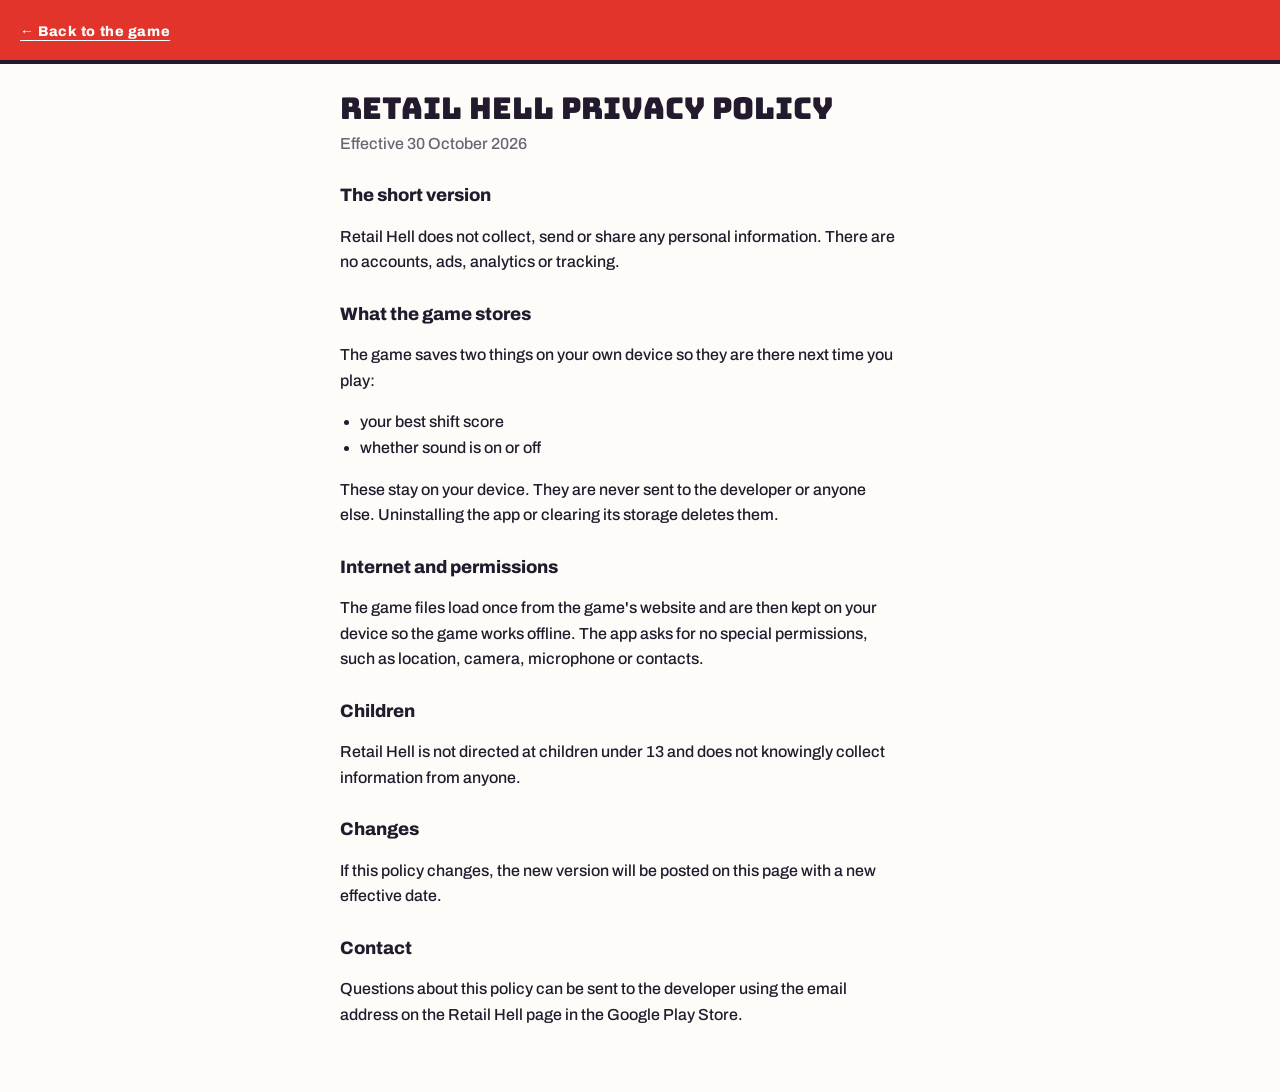
<file: privacy.html>
<!doctype html>
<html lang="en-AU">
<head>
<meta charset="utf-8">
<meta name="viewport" content="width=device-width, initial-scale=1, viewport-fit=cover">
<title>Retail Hell Privacy Policy</title>
<meta name="theme-color" content="#e2342b">
<style>
@font-face{font-family:"Bungee";src:url([data-uri]) format("woff2");font-weight:400;font-style:normal;font-display:block}
@font-face{font-family:"Archivo";src:url([data-uri]) format("woff2");font-weight:500;font-style:normal;font-display:block}
@font-face{font-family:"Archivo";src:url([data-uri]) format("woff2");font-weight:800;font-style:normal;font-display:block}
:root{--ink:#241a2e;--paper:#fdfcf8;--sale:#e2342b;--muted:#6d6475;color-scheme:light}
html{box-sizing:border-box}*,*::before,*::after{box-sizing:inherit}
body{margin:0;background:var(--paper);color:var(--ink);font:500 16px/1.6 "Archivo","Helvetica Neue",Arial,sans-serif}
header{background:var(--sale);border-bottom:4px solid var(--ink);padding-block:18px 16px;padding-left:max(20px, env(safe-area-inset-left, 0px));padding-right:max(20px, env(safe-area-inset-right, 0px));padding-top:calc(18px + env(safe-area-inset-top, 0px))}
header a{color:#fff;font:800 14px/1 "Archivo",Arial,sans-serif;letter-spacing:.04em;text-underline-offset:4px}
main{max-width:640px;margin:0 auto;padding-block:28px 48px;padding-left:max(20px, env(safe-area-inset-left, 0px));padding-right:max(20px, env(safe-area-inset-right, 0px))}
h1{font:400 30px/1.1 "Bungee","Arial Black",sans-serif;margin:0 0 6px;text-wrap:balance}
h2{font:800 18px/1.3 "Archivo",Arial,sans-serif;margin:28px 0 6px}
p,li{max-width:62ch}
.date{color:var(--muted);margin:0}
ul{padding-left:20px}
</style>
</head>
<body>
<header><a href="index.html">&larr; Back to the game</a></header>
<main>
<h1>Retail Hell Privacy Policy</h1>
<p class="date">Effective 30 October 2026</p>

<h2>The short version</h2>
<p>Retail Hell does not collect, send or share any personal information. There are no accounts, ads, analytics or tracking.</p>

<h2>What the game stores</h2>
<p>The game saves two things on your own device so they are there next time you play:</p>
<ul>
<li>your best shift score</li>
<li>whether sound is on or off</li>
</ul>
<p>These stay on your device. They are never sent to the developer or anyone else. Uninstalling the app or clearing its storage deletes them.</p>

<h2>Internet and permissions</h2>
<p>The game files load once from the game's website and are then kept on your device so the game works offline. The app asks for no special permissions, such as location, camera, microphone or contacts.</p>

<h2>Children</h2>
<p>Retail Hell is not directed at children under 13 and does not knowingly collect information from anyone.</p>

<h2>Changes</h2>
<p>If this policy changes, the new version will be posted on this page with a new effective date.</p>

<h2>Contact</h2>
<p>Questions about this policy can be sent to the developer using the email address on the Retail Hell page in the Google Play Store.</p>
</main>
</body>
</html>
</file>
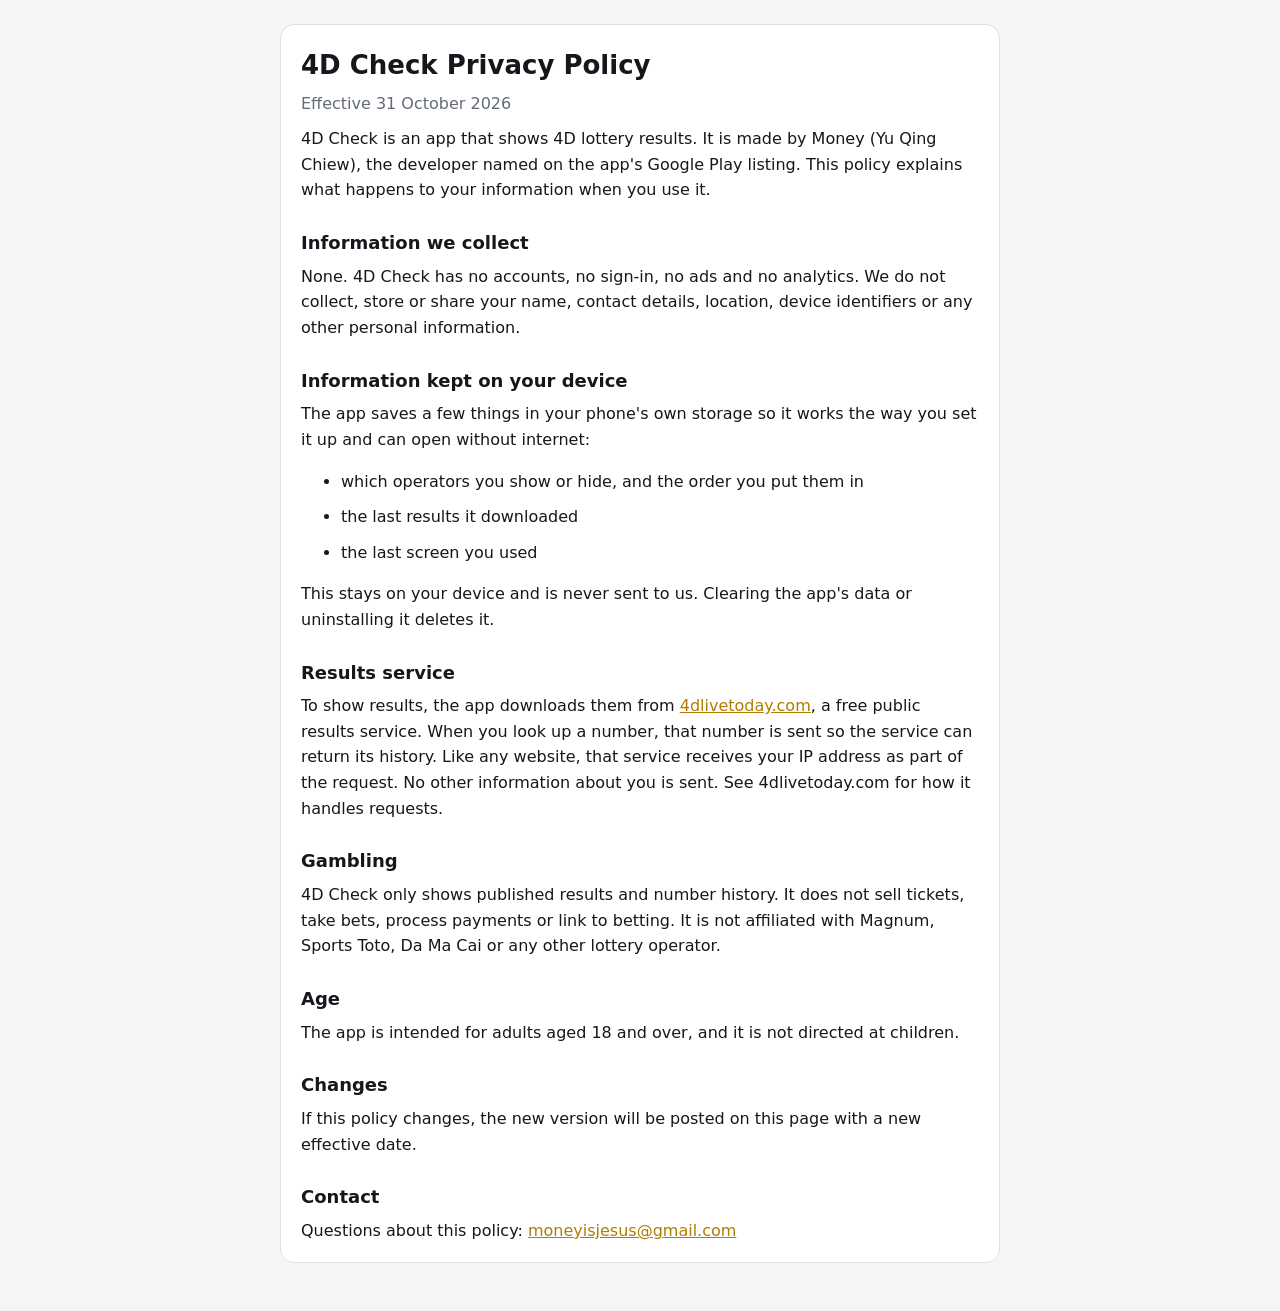
<file: 4d/privacy.html>
<!doctype html>
<html lang="en">
<head>
<meta charset="utf-8">
<meta name="viewport" content="width=device-width, initial-scale=1">
<title>4D Check Privacy Policy</title>
<style>
  :root { --bg: #f4f5f7; --surface: #fff; --text: #15171c; --muted: #646b78; --line: #dde1e7; --accent: #b07d00; }
  @media (prefers-color-scheme: dark) { :root { --bg: #0f1114; --surface: #181b20; --text: #eef0f3; --muted: #9aa3b2; --line: #2b3038; --accent: #f2b705; } }
  body { margin: 0; background: var(--bg); color: var(--text); font: 16px/1.6 system-ui, -apple-system, "Segoe UI", Roboto, Arial, sans-serif; }
  main { max-width: 720px; margin: 0 auto; padding: 24px 16px 48px; }
  .card { background: var(--surface); border: 1px solid var(--line); border-radius: 14px; padding: 20px 20px 8px; }
  h1 { font-size: 26px; margin: 0 0 4px; }
  h2 { font-size: 18px; margin: 26px 0 6px; }
  p, li { margin: 0 0 10px; }
  .muted { color: var(--muted); }
  a { color: var(--accent); }
</style>
</head>
<body>
<main>
  <div class="card">
    <h1>4D Check Privacy Policy</h1>
    <p class="muted">Effective 31 October 2026</p>

    <p>4D Check is an app that shows 4D lottery results. It is made by Money (Yu Qing Chiew), the developer named on the app's Google Play listing. This policy explains what happens to your information when you use it.</p>

    <h2>Information we collect</h2>
    <p>None. 4D Check has no accounts, no sign-in, no ads and no analytics. We do not collect, store or share your name, contact details, location, device identifiers or any other personal information.</p>

    <h2>Information kept on your device</h2>
    <p>The app saves a few things in your phone's own storage so it works the way you set it up and can open without internet:</p>
    <ul>
      <li>which operators you show or hide, and the order you put them in</li>
      <li>the last results it downloaded</li>
      <li>the last screen you used</li>
    </ul>
    <p>This stays on your device and is never sent to us. Clearing the app's data or uninstalling it deletes it.</p>

    <h2>Results service</h2>
    <p>To show results, the app downloads them from <a href="https://4dlivetoday.com" target="_blank" rel="noopener">4dlivetoday.com</a>, a free public results service. When you look up a number, that number is sent so the service can return its history. Like any website, that service receives your IP address as part of the request. No other information about you is sent. See 4dlivetoday.com for how it handles requests.</p>

    <h2>Gambling</h2>
    <p>4D Check only shows published results and number history. It does not sell tickets, take bets, process payments or link to betting. It is not affiliated with Magnum, Sports Toto, Da Ma Cai or any other lottery operator.</p>

    <h2>Age</h2>
    <p>The app is intended for adults aged 18 and over, and it is not directed at children.</p>

    <h2>Changes</h2>
    <p>If this policy changes, the new version will be posted on this page with a new effective date.</p>

    <h2>Contact</h2>
    <p>Questions about this policy: <a href="mailto:moneyisjesus@gmail.com">moneyisjesus@gmail.com</a></p>
  </div>
</main>
</body>
</html>
</file>
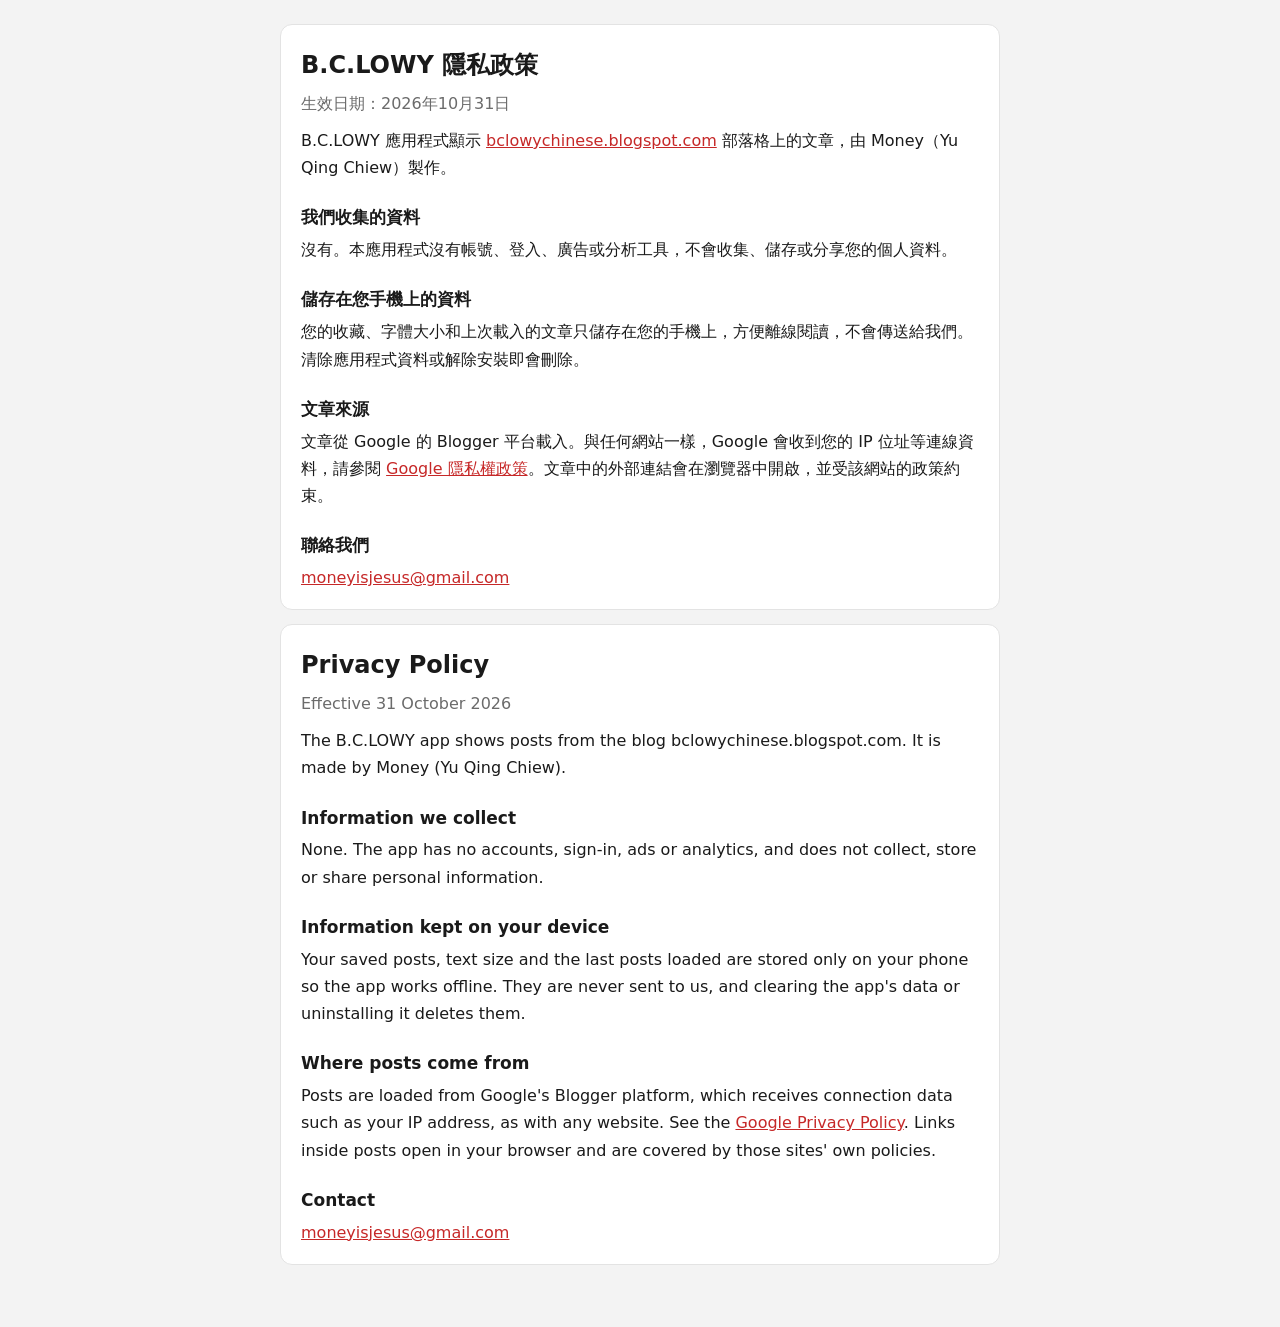
<file: bclowy/privacy.html>
<!doctype html>
<html lang="zh-Hant">
<head>
<meta charset="utf-8">
<meta name="viewport" content="width=device-width, initial-scale=1">
<title>B.C.LOWY 隱私政策 Privacy Policy</title>
<style>
  :root { --bg: #f3f3f3; --surface: #fff; --text: #1a1a1a; --muted: #6b6b6b; --line: #e3e3e3; --brand: #c62828; }
  @media (prefers-color-scheme: dark) { :root { --bg: #0f0f10; --surface: #19191b; --text: #ececec; --muted: #9b9b9b; --line: #2c2c30; --brand: #ef5350; } }
  body { margin: 0; background: var(--bg); color: var(--text); font: 16px/1.7 system-ui, -apple-system, "PingFang TC", "Noto Sans TC", Roboto, sans-serif; }
  main { max-width: 720px; margin: 0 auto; padding: 24px 16px 48px; }
  .card { background: var(--surface); border: 1px solid var(--line); border-radius: 12px; padding: 20px 20px 8px; margin-bottom: 14px; }
  h1 { font-size: 24px; margin: 0 0 4px; } h2 { font-size: 17px; margin: 22px 0 4px; }
  p, li { margin: 0 0 10px; } .muted { color: var(--muted); } a { color: var(--brand); }
</style>
</head>
<body>
<main>
  <div class="card">
    <h1>B.C.LOWY 隱私政策</h1>
    <p class="muted">生效日期：2026年10月31日</p>
    <p>B.C.LOWY 應用程式顯示 <a href="https://bclowychinese.blogspot.com/">bclowychinese.blogspot.com</a> 部落格上的文章，由 Money（Yu Qing Chiew）製作。</p>
    <h2>我們收集的資料</h2>
    <p>沒有。本應用程式沒有帳號、登入、廣告或分析工具，不會收集、儲存或分享您的個人資料。</p>
    <h2>儲存在您手機上的資料</h2>
    <p>您的收藏、字體大小和上次載入的文章只儲存在您的手機上，方便離線閱讀，不會傳送給我們。清除應用程式資料或解除安裝即會刪除。</p>
    <h2>文章來源</h2>
    <p>文章從 Google 的 Blogger 平台載入。與任何網站一樣，Google 會收到您的 IP 位址等連線資料，請參閱 <a href="https://policies.google.com/privacy">Google 隱私權政策</a>。文章中的外部連結會在瀏覽器中開啟，並受該網站的政策約束。</p>
    <h2>聯絡我們</h2>
    <p><a href="mailto:moneyisjesus@gmail.com">moneyisjesus@gmail.com</a></p>
  </div>
  <div class="card">
    <h1>Privacy Policy</h1>
    <p class="muted">Effective 31 October 2026</p>
    <p>The B.C.LOWY app shows posts from the blog bclowychinese.blogspot.com. It is made by Money (Yu Qing Chiew).</p>
    <h2>Information we collect</h2>
    <p>None. The app has no accounts, sign-in, ads or analytics, and does not collect, store or share personal information.</p>
    <h2>Information kept on your device</h2>
    <p>Your saved posts, text size and the last posts loaded are stored only on your phone so the app works offline. They are never sent to us, and clearing the app's data or uninstalling it deletes them.</p>
    <h2>Where posts come from</h2>
    <p>Posts are loaded from Google's Blogger platform, which receives connection data such as your IP address, as with any website. See the <a href="https://policies.google.com/privacy">Google Privacy Policy</a>. Links inside posts open in your browser and are covered by those sites' own policies.</p>
    <h2>Contact</h2>
    <p><a href="mailto:moneyisjesus@gmail.com">moneyisjesus@gmail.com</a></p>
  </div>
</main>
</body>
</html>
</file>
<file: 4d/styles.css>
:root {
  --bg: #f4f5f7;
  --surface: #ffffff;
  --surface-2: #eef0f3;
  --text: #15171c;
  --muted: #646b78;
  --line: #dde1e7;
  --accent: #d99a00;
  --accent-ink: #1b1400;
  --first: #d99a00;
  --second: #66717f;
  --third: #a8632d;
  --ok: #1f8a4c;
  --warn: #b26b00;
  --radius: 14px;
  --tabbar: 64px;
}
@media (prefers-color-scheme: dark) {
  :root {
    --bg: #0f1114;
    --surface: #181b20;
    --surface-2: #20242b;
    --text: #eef0f3;
    --muted: #9aa3b2;
    --line: #2b3038;
    --accent: #f2b705;
    --first: #f2b705;
    --second: #b7c1d0;
    --third: #e09a5f;
    --ok: #4cc27e;
    --warn: #f0a83a;
  }
}

* { box-sizing: border-box; }
html, body { margin: 0; }
body {
  background: var(--bg);
  color: var(--text);
  font: 15px/1.45 system-ui, -apple-system, "Segoe UI", Roboto, "Helvetica Neue", Arial, sans-serif;
  -webkit-tap-highlight-color: transparent;
  padding-bottom: calc(var(--tabbar) + env(safe-area-inset-bottom));
}
button { font: inherit; color: inherit; }
a { color: var(--accent); }

.top {
  position: sticky; top: 0; z-index: 10;
  display: flex; align-items: center; justify-content: space-between;
  padding: calc(10px + env(safe-area-inset-top)) 16px 10px;
  background: color-mix(in srgb, var(--bg) 88%, transparent);
  backdrop-filter: blur(10px);
  border-bottom: 1px solid var(--line);
}
.brand { display: flex; align-items: center; gap: 8px; font-weight: 700; font-size: 18px; }
.logo {
  display: inline-grid; place-items: center;
  width: 32px; height: 32px; border-radius: 9px;
  background: var(--accent); color: var(--accent-ink);
  font-size: 14px; font-weight: 800; letter-spacing: -0.5px;
}
.top-right { display: flex; align-items: center; gap: 10px; }
.live {
  font-size: 11px; font-weight: 800; letter-spacing: 1px;
  color: #fff; background: #d33; padding: 3px 8px; border-radius: 99px;
  animation: pulse 1.6s infinite;
}
@keyframes pulse { 50% { opacity: .55; } }
.icon-btn {
  display: inline-grid; place-items: center;
  width: 38px; height: 38px; border-radius: 10px;
  border: 1px solid var(--line); background: var(--surface); cursor: pointer;
  font-size: 22px; line-height: 1;
}
.icon-btn.spin svg { animation: spin .8s linear infinite; }
@keyframes spin { to { transform: rotate(360deg); } }

main { max-width: 640px; margin: 0 auto; padding: 12px 16px 24px; }
.view { display: none; }
.view.active { display: block; }
.muted { color: var(--muted); }
.small { font-size: 12.5px; }
.hint { margin: 18px 4px; }
.loading, .empty, .error {
  padding: 28px 16px; text-align: center; color: var(--muted);
  background: var(--surface); border: 1px dashed var(--line); border-radius: var(--radius);
}
.error { color: var(--warn); }
.error button { margin-top: 10px; }

.chips { display: flex; gap: 8px; overflow-x: auto; padding: 2px 0 8px; scrollbar-width: none; }
.chips::-webkit-scrollbar { display: none; }
.chip {
  flex: none; padding: 7px 13px; border-radius: 99px; cursor: pointer;
  border: 1px solid var(--line); background: var(--surface); font-size: 13.5px; white-space: nowrap;
}
.chip[aria-pressed="true"] { background: var(--text); color: var(--bg); border-color: var(--text); }

.card {
  background: var(--surface); border: 1px solid var(--line); border-radius: var(--radius);
  padding: 14px; margin: 0 0 12px;
}
.center { text-align: center; }
.bar { display: flex; align-items: center; justify-content: space-between; gap: 10px; margin: 2px 2px 10px; min-height: 32px; }
.link-btn { background: none; border: 0; color: var(--accent); font-weight: 600; cursor: pointer; padding: 6px 0; font-size: 14px; }
.detail-bar { display: grid; grid-template-columns: 80px 1fr 80px; text-align: center; }
.detail-bar .back { text-align: left; font-size: 16px; }

.list { background: var(--surface); border: 1px solid var(--line); border-radius: var(--radius); overflow: hidden; margin-bottom: 12px; }
.row {
  display: flex; align-items: center; gap: 12px; width: 100%;
  padding: 12px 12px 12px 14px; background: none; border: 0; border-bottom: 1px solid var(--line);
  text-align: left; cursor: pointer;
}
.row:last-child { border-bottom: 0; }
.row:active { background: var(--surface-2); }
.row.current { background: color-mix(in srgb, var(--accent) 10%, transparent); }
.op-badge {
  flex: none; display: grid; place-items: center; width: 44px; height: 44px; border-radius: 50%;
  background: var(--op); color: #fff; font-weight: 800; font-size: 13px; letter-spacing: .3px;
  text-shadow: 0 1px 1px rgba(0,0,0,.25);
}
.row-main { flex: 1; min-width: 0; display: flex; flex-direction: column; gap: 4px; }
.row-title { font-weight: 700; font-size: 15.5px; white-space: nowrap; overflow: hidden; text-overflow: ellipsis; }
.row-meta { font-weight: 600; color: var(--muted); font-size: 13px; }
.row-nums { display: grid; grid-template-columns: repeat(3, 1fr); gap: 4px; font-size: 19px; font-weight: 700; font-variant-numeric: tabular-nums; letter-spacing: .5px; }
.row-nums span { display: flex; align-items: center; gap: 6px; }
.row-nums i {
  font-style: normal; display: inline-grid; place-items: center; width: 20px; height: 22px; border-radius: 5px;
  background: var(--accent); color: var(--accent-ink); font-size: 13px; font-weight: 800;
}
.row.compact .row-title { font-size: 14px; }
.row.compact .row-nums { font-size: 17px; }
.chev { flex: none; color: var(--muted); font-size: 26px; line-height: 1; }
.row.edit { cursor: default; }
.row.edit.off .op-badge, .row.edit.off .row-title { opacity: .4; }
.eye { flex: none; width: 34px; height: 34px; border-radius: 50%; border: 1px solid var(--line); background: var(--surface-2); color: var(--accent); font-size: 16px; cursor: pointer; }
.move { display: flex; gap: 6px; }
.move button { width: 36px; height: 36px; border-radius: 8px; border: 1px solid var(--line); background: var(--surface-2); cursor: pointer; font-size: 12px; }
.move button:disabled { opacity: .3; cursor: default; }
.head-left { display: flex; align-items: center; gap: 10px; }
.head-left .op-badge { width: 38px; height: 38px; font-size: 12px; }
.tap-hint { margin: 10px 2px 0; }

.card.op { border-top: 4px solid var(--op); }
.dot { display: inline-block; width: 10px; height: 10px; border-radius: 50%; background: var(--op); margin-right: 8px; vertical-align: 1px; }
.chip .dot { width: 8px; height: 8px; margin-right: 6px; }
.card-head { display: flex; justify-content: space-between; align-items: flex-start; gap: 10px; margin-bottom: 12px; }
.card h2 { margin: 0; font-size: 17px; }
.card-actions { display: flex; align-items: center; gap: 6px; }
.badge { font-size: 11px; font-weight: 700; padding: 3px 8px; border-radius: 99px; white-space: nowrap; }
.badge.ok { color: var(--ok); background: color-mix(in srgb, var(--ok) 14%, transparent); }
.badge.wait { color: var(--warn); background: color-mix(in srgb, var(--warn) 16%, transparent); }
.share { width: 32px; height: 32px; font-size: 15px; }

.top3 { display: grid; grid-template-columns: repeat(3, 1fr); gap: 8px; margin-bottom: 12px; }
.prize {
  display: flex; flex-direction: column; align-items: center; gap: 2px;
  padding: 10px 4px; border-radius: 12px; cursor: pointer;
  background: var(--surface-2); border: 1px solid transparent;
}
.prize .lbl { font-size: 11.5px; font-weight: 700; text-transform: uppercase; letter-spacing: .6px; }
.prize .num { font-size: 24px; font-weight: 800; font-variant-numeric: tabular-nums; letter-spacing: 1px; }
.p1 { border-color: var(--first); } .p1 .lbl { color: var(--first); }
.p2 .lbl { color: var(--second); }
.p3 .lbl { color: var(--third); }

.grid-title { font-size: 12px; font-weight: 700; color: var(--muted); text-transform: uppercase; letter-spacing: .6px; margin: 8px 2px 6px; }
.grid { display: grid; grid-template-columns: repeat(5, 1fr); gap: 6px; }
.n {
  padding: 7px 0; border-radius: 8px; text-align: center; cursor: pointer;
  background: var(--surface-2); border: 0;
  font-size: 15px; font-weight: 600; font-variant-numeric: tabular-nums; letter-spacing: .5px;
}
.n.blank { color: var(--muted); cursor: default; }
.prize:active, .n:active { transform: scale(.97); }

.date-row { display: grid; grid-template-columns: 44px 1fr 44px; gap: 8px; margin-bottom: 12px; }
.date-row .icon-btn { width: 44px; height: 44px; }
input[type="date"], #num {
  width: 100%; height: 44px; padding: 0 12px; border-radius: 10px;
  border: 1px solid var(--line); background: var(--surface); color: var(--text); font: inherit;
}
input[type="date"] { text-align: center; }
.check-form { display: grid; grid-template-columns: 1fr auto; gap: 8px; }
#num { font-size: 22px; font-weight: 700; letter-spacing: 4px; text-align: center; font-variant-numeric: tabular-nums; }
.btn {
  height: 44px; padding: 0 18px; border-radius: 10px; cursor: pointer;
  background: var(--accent); color: var(--accent-ink); border: 0; font-weight: 700;
}
.btn.ghost { background: transparent; color: var(--text); border: 1px solid var(--line); height: 36px; }

.perm-box { margin: 14px 0 4px; }
.perm-list { display: flex; flex-wrap: wrap; gap: 6px; margin: 6px 0 10px; }
.perm-list .n { padding: 6px 10px; }
.perm-list .n.on { outline: 2px solid var(--accent); }

.stats { display: grid; grid-template-columns: repeat(3, 1fr); gap: 8px; margin: 12px 0; }
.stat { background: var(--surface-2); border-radius: 12px; padding: 10px; text-align: center; }
.stat b { display: block; font-size: 22px; font-variant-numeric: tabular-nums; }
.stat span { font-size: 12px; color: var(--muted); }

table { width: 100%; border-collapse: collapse; font-size: 14px; }
th, td { text-align: left; padding: 8px 6px; border-bottom: 1px solid var(--line); }
th { font-size: 12px; color: var(--muted); font-weight: 700; text-transform: uppercase; letter-spacing: .5px; }
td.r, th.r { text-align: right; }
.tier { font-weight: 700; }
.tier.t1 { color: var(--first); } .tier.t2 { color: var(--second); } .tier.t3 { color: var(--third); }

.sched-item { display: flex; gap: 12px; align-items: flex-start; }
.sched-date { min-width: 64px; text-align: center; background: var(--surface-2); border-radius: 10px; padding: 6px 4px; }
.sched-date b { display: block; font-size: 20px; }
.sched-date span { font-size: 11.5px; color: var(--muted); text-transform: uppercase; }
.sched-item.today .sched-date { background: var(--accent); color: var(--accent-ink); }
.sched-item.today .sched-date span { color: var(--accent-ink); }
.pill { display: inline-block; font-size: 11px; font-weight: 700; padding: 2px 7px; border-radius: 99px; background: var(--surface-2); margin-left: 6px; }
.pill.special { background: color-mix(in srgb, var(--accent) 22%, transparent); }

.attrib { margin: 26px 4px 6px; font-size: 12px; color: var(--muted); text-align: center; }

.tabs {
  position: fixed; left: 0; right: 0; bottom: 0; z-index: 10;
  display: grid; grid-template-columns: repeat(4, 1fr);
  height: calc(var(--tabbar) + env(safe-area-inset-bottom));
  padding-bottom: env(safe-area-inset-bottom);
  background: var(--surface); border-top: 1px solid var(--line);
}
.tabs button {
  display: flex; flex-direction: column; align-items: center; justify-content: center; gap: 3px;
  background: none; border: 0; cursor: pointer; color: var(--muted); font-size: 11.5px; font-weight: 600;
}
.tabs svg { width: 22px; height: 22px; }
.tabs button.active { color: var(--accent); }

.toast {
  position: fixed; left: 50%; bottom: calc(var(--tabbar) + 16px + env(safe-area-inset-bottom));
  transform: translateX(-50%); z-index: 20;
  background: var(--text); color: var(--bg); padding: 9px 14px; border-radius: 10px; font-size: 13.5px;
  max-width: calc(100% - 32px);
}

/* small phones (360px wide and below) */
@media (max-width: 380px) {
  main { padding: 10px 12px 20px; }
  .row { gap: 10px; padding: 11px 8px 11px 10px; }
  .op-badge { width: 38px; height: 38px; font-size: 12px; }
  .row-title { font-size: 14.5px; }
  .row-meta { font-size: 12px; }
  .row-nums { font-size: 16.5px; gap: 2px; letter-spacing: .3px; }
  .row-nums span { gap: 4px; }
  .row-nums i { width: 17px; height: 20px; font-size: 12px; }
  .chev { font-size: 22px; }
  .prize .num { font-size: 21px; }
  .n { font-size: 14px; }
}
</file>
<file: bclowy/styles.css>
:root {
  --brand: #c62828; --brand-ink: #fff;
  --bg: #f3f3f3; --surface: #fff; --surface-2: #f0f0f0; --text: #1a1a1a; --muted: #6b6b6b; --line: #e3e3e3;
  --radius: 10px; --tabbar: 60px; --font: 18px;
}
@media (prefers-color-scheme: dark) {
  :root { --bg: #0f0f10; --surface: #19191b; --surface-2: #232326; --text: #ececec; --muted: #9b9b9b; --line: #2c2c30; }
}
* { box-sizing: border-box; }
html, body { margin: 0; }
body {
  background: var(--bg); color: var(--text);
  font: 16px/1.55 system-ui, -apple-system, "PingFang TC", "Noto Sans TC", "Microsoft JhengHei", Roboto, sans-serif;
  padding-bottom: calc(var(--tabbar) + env(safe-area-inset-bottom));
  -webkit-tap-highlight-color: transparent;
}
button { font: inherit; color: inherit; }
a { color: var(--brand); }

.top { position: sticky; top: 0; z-index: 10; background: var(--brand); color: var(--brand-ink); padding-top: env(safe-area-inset-top); }
.masthead { display: flex; align-items: center; justify-content: space-between; padding: 10px 14px 6px; max-width: 760px; margin: 0 auto; }
.brand { display: flex; align-items: center; gap: 10px; }
.logo { display: grid; place-items: center; width: 36px; height: 36px; border-radius: 8px; background: #fff; color: var(--brand); font-weight: 900; font-size: 13px; }
.brand-name { font-weight: 900; font-size: 21px; letter-spacing: 1px; line-height: 1.05; display: flex; flex-direction: column; }
.brand-name small { font-size: 11.5px; font-weight: 600; letter-spacing: 2px; opacity: .9; }
.icon-btn { display: inline-grid; place-items: center; width: 38px; height: 38px; border-radius: 10px; border: 0; background: rgba(255,255,255,.16); color: inherit; cursor: pointer; font-size: 18px; }
.icon-btn.plain { background: none; }
.icon-btn.spin svg { animation: spin .8s linear infinite; }
@keyframes spin { to { transform: rotate(360deg); } }

.sections { display: flex; gap: 4px; overflow-x: auto; padding: 0 10px 8px; max-width: 760px; margin: 0 auto; scrollbar-width: none; }
.sections::-webkit-scrollbar { display: none; }
.sec { flex: none; padding: 6px 12px; border-radius: 99px; border: 0; background: none; color: rgba(255,255,255,.85); cursor: pointer; font-size: 15px; white-space: nowrap; }
.sec.active { background: #fff; color: var(--brand); font-weight: 700; }

main { max-width: 760px; margin: 0 auto; padding: 10px 12px 20px; }
.view { display: none; } .view.active { display: block; }
.loading, .empty, .error { padding: 32px 16px; text-align: center; color: var(--muted); background: var(--surface); border-radius: var(--radius); }
.page-title { font-size: 20px; margin: 6px 4px 12px; }

.hero { display: block; position: relative; border-radius: var(--radius); overflow: hidden; background: #333; margin-bottom: 10px; cursor: pointer; border: 0; padding: 0; width: 100%; text-align: left; }
.hero img { width: 100%; aspect-ratio: 16 / 9; object-fit: cover; display: block; }
.hero .cap { position: absolute; inset: auto 0 0 0; padding: 40px 14px 12px; color: #fff; background: linear-gradient(transparent, rgba(0,0,0,.82)); }
.hero h2 { margin: 0; font-size: 20px; line-height: 1.35; }
.hero .meta { color: rgba(255,255,255,.85); }

.list { background: var(--surface); border-radius: var(--radius); overflow: hidden; }
.item { display: flex; gap: 12px; width: 100%; padding: 12px; border: 0; border-bottom: 1px solid var(--line); background: none; text-align: left; cursor: pointer; }
.item:last-child { border-bottom: 0; }
.item:active { background: var(--surface-2); }
.item .txt { flex: 1; min-width: 0; display: flex; flex-direction: column; justify-content: space-between; gap: 6px; }
.item h3 { margin: 0; font-size: 16.5px; line-height: 1.4; font-weight: 700; display: -webkit-box; -webkit-line-clamp: 3; -webkit-box-orient: vertical; overflow: hidden; }
.item img { flex: none; width: 116px; height: 78px; border-radius: 8px; object-fit: cover; background: var(--surface-2); }
.meta { font-size: 12.5px; color: var(--muted); display: flex; gap: 8px; align-items: center; flex-wrap: wrap; }
.tag { color: var(--brand); font-weight: 700; }
.more { display: block; width: 100%; margin: 12px 0; padding: 12px; border-radius: var(--radius); border: 1px solid var(--line); background: var(--surface); cursor: pointer; font-weight: 600; }

.cats { display: grid; grid-template-columns: repeat(2, 1fr); gap: 8px; }
.cat { padding: 16px 14px; border-radius: var(--radius); border: 0; background: var(--surface); text-align: left; cursor: pointer; display: flex; justify-content: space-between; align-items: center; font-size: 16px; font-weight: 700; }
.cat span { color: var(--muted); font-weight: 500; font-size: 13px; }

.search input { width: 100%; height: 46px; padding: 0 14px; border-radius: 99px; border: 1px solid var(--line); background: var(--surface); color: var(--text); font: inherit; margin-bottom: 12px; }

.reader { position: fixed; inset: 0; z-index: 30; background: var(--surface); overflow-y: auto; padding-bottom: calc(24px + env(safe-area-inset-bottom)); }
.reader-bar { position: sticky; top: 0; z-index: 2; display: flex; justify-content: space-between; align-items: center; padding: calc(6px + env(safe-area-inset-top)) 6px 6px; background: var(--surface); border-bottom: 1px solid var(--line); }
.reader-bar .icon-btn { color: var(--text); font-size: 17px; font-weight: 700; }
#close { font-size: 30px; font-weight: 400; }
.reader-tools { display: flex; gap: 2px; }
#save.on { color: var(--brand); }
.reader-body { max-width: 720px; margin: 0 auto; padding: 16px 16px 0; font-size: var(--font); }
.reader-body h1 { font-size: 1.35em; line-height: 1.35; margin: 0 0 8px; }
.reader-body .meta { margin-bottom: 14px; font-size: 13px; }
.content { line-height: 1.85; word-wrap: break-word; }
.content img { max-width: 100% !important; height: auto !important; border-radius: 6px; display: block; margin: 10px auto; }
.content a:has(img) { display: block; margin: 0 !important; float: none !important; }
.content .separator, .content div[style] { margin-left: 0 !important; margin-right: 0 !important; float: none !important; }
.content iframe.embed { width: 100%; aspect-ratio: 16 / 9; height: auto; border: 0; border-radius: 6px; }
.content table { max-width: 100%; }
.orig { display: inline-block; margin: 18px 0 6px; font-size: 14px; }

.foot { text-align: center; font-size: 12px; color: var(--muted); margin: 22px 0 6px; }
.tabs { position: fixed; left: 0; right: 0; bottom: 0; z-index: 20; display: grid; grid-template-columns: repeat(4, 1fr); height: calc(var(--tabbar) + env(safe-area-inset-bottom)); padding-bottom: env(safe-area-inset-bottom); background: var(--surface); border-top: 1px solid var(--line); }
.tabs button { display: flex; flex-direction: column; align-items: center; justify-content: center; gap: 2px; border: 0; background: none; color: var(--muted); font-size: 11.5px; cursor: pointer; }
.tabs svg { width: 22px; height: 22px; }
.tabs button.active { color: var(--brand); font-weight: 700; }
.toast { position: fixed; left: 50%; bottom: calc(var(--tabbar) + 16px); transform: translateX(-50%); z-index: 40; background: var(--text); color: var(--bg); padding: 9px 14px; border-radius: 10px; font-size: 14px; }
</file>
